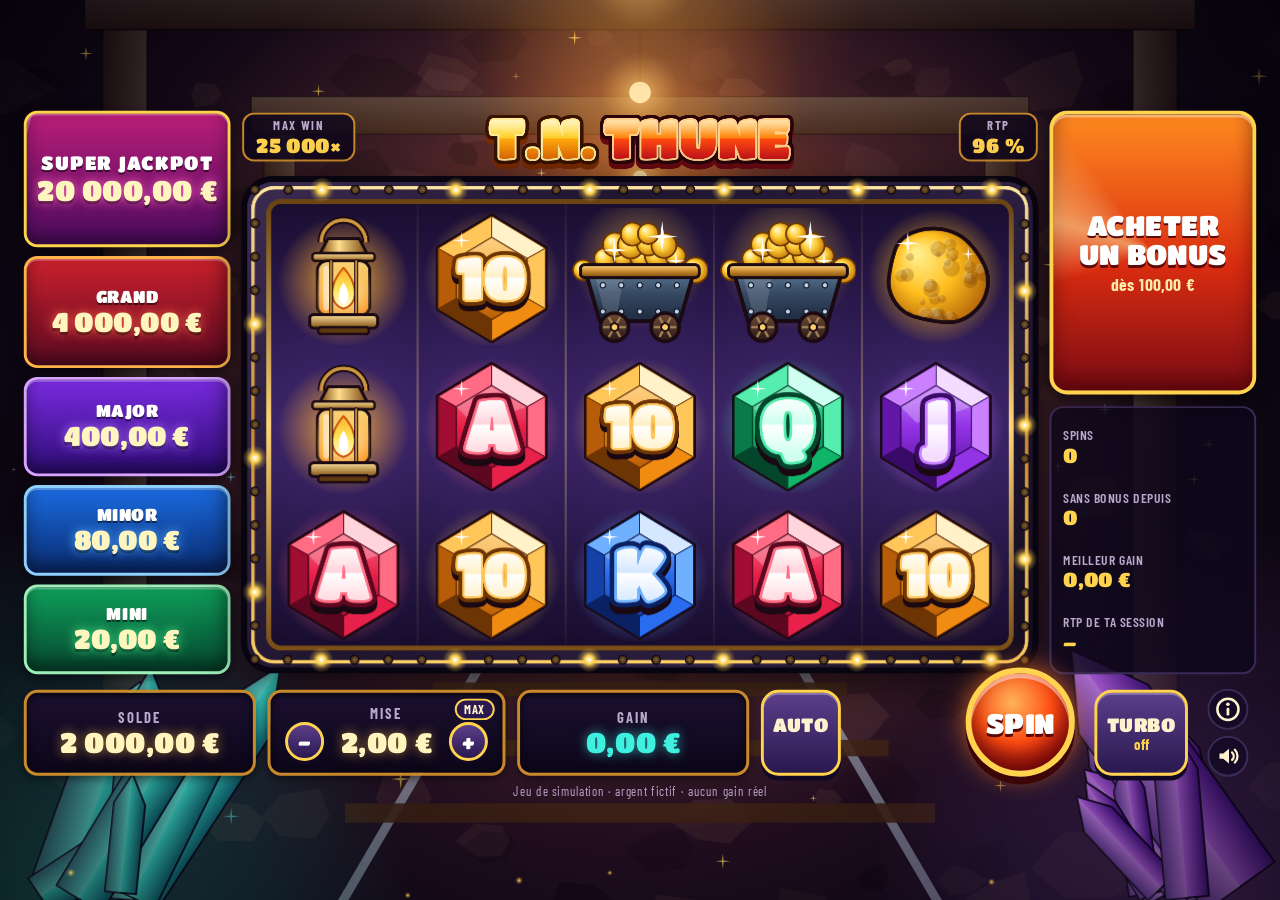
<file: index.html>
<!doctype html><html lang="fr"><head><meta charset="utf-8"><meta name="viewport" content="width=device-width,initial-scale=1,viewport-fit=cover"><title>T.N.Thune</title>
<meta name="claude:viewport-fit-sides" content="cover">
<link rel="preconnect" href="https://fonts.googleapis.com">
<link rel="preconnect" href="https://fonts.gstatic.com" crossorigin>
<link rel="stylesheet" href="https://fonts.googleapis.com/css2?family=Titan+One&family=Barlow+Condensed:wght@500;600;700&display=swap">
<style>/* Mine de nuit : acier violet, or en fusion, cristal turquoise. Une scène de taille fixe, mise à l'échelle de la fenêtre. */
:root{
  color-scheme:dark;
  --night:#0b0614;--steel:#241836;--steel-2:#3b2b57;--gold:#ffd34d;--gold-2:#c9892a;--ember:#ff7a1a;--ruby:#ff3b5c;--crystal:#3ff0e0;--cream:#fff3cf;--mute:#b9a9cc;
  --display:"Titan One","Arial Black",Impact,sans-serif;--ui:"Barlow Condensed","Arial Narrow",Arial,sans-serif;
}
html,body{height:100%;margin:0;overflow:hidden;background:var(--night);color:var(--cream);font-family:var(--ui);-webkit-tap-highlight-color:transparent;touch-action:manipulation}
*{box-sizing:border-box}
[hidden]{display:none!important}
button{font:inherit;color:inherit;cursor:pointer}
button:focus-visible,input:focus-visible{outline:3px solid var(--crystal);outline-offset:2px}
#bg{position:fixed;inset:0;width:100%;height:100%;transition:filter .9s}
#flicker{position:fixed;inset:0;background:radial-gradient(ellipse at 50% 42%,rgba(255,170,70,.28),transparent 62%);pointer-events:none;mix-blend-mode:screen}
#viewport{position:fixed;inset:0;padding-left:max(16px,env(safe-area-inset-left,0px));padding-right:max(16px,env(safe-area-inset-right,0px));padding-block:max(6px,env(safe-area-inset-top,0px)) max(6px,env(safe-area-inset-bottom,0px))}
#fit{position:relative;width:100%;height:100%}
#stage{position:absolute;left:0;top:0;transform-origin:0 0;user-select:none;-webkit-user-select:none}
#stage.landscape{width:1280px;height:720px}
#stage.portrait{width:720px;height:1280px}
#fx{position:fixed;inset:0;width:100%;height:100%;pointer-events:none;z-index:20}
#tap{position:fixed;inset:0;z-index:21;cursor:pointer}
#toast{position:fixed;left:50%;bottom:9%;transform:translateX(-50%);z-index:40;background:rgba(14,6,28,.94);border:2px solid var(--gold);color:var(--cream);padding:8px 18px;border-radius:999px;font-size:18px;font-weight:700;letter-spacing:.02em;opacity:0;transition:opacity .2s;pointer-events:none;white-space:nowrap;max-width:92vw;overflow:hidden;text-overflow:ellipsis}
#toast.show{opacity:1}
#boot{position:fixed;inset:0;z-index:50;display:grid;place-items:center;background:var(--night);font-family:var(--display);font-size:24px;color:var(--gold);transition:opacity .35s}
#boot.gone{opacity:0;pointer-events:none}

/* Placement des blocs */
#logoBox,#hud,#jackpots,#reelbox,#side,#bar,#legal{position:absolute}
.landscape #logoBox,.landscape #hud{left:230px;top:2px;width:820px;height:74px}
.landscape #jackpots{left:8px;top:12px;width:212px;height:578px;display:grid;grid-template-rows:1.36fr 1.12fr 1fr .9fr .9fr;gap:9px}
.landscape #reelbox{left:230px;top:78px;width:820px;height:512px}
.landscape #side{left:1060px;top:12px;width:212px;height:578px;display:flex;flex-direction:column;gap:12px}
.landscape #bar{left:8px;top:598px;width:1264px;height:104px;display:grid;grid-template-columns:238px 244px 238px 1fr 96px 128px 96px 58px;grid-template-areas:"bal bet win gap auto spin turbo tools";gap:12px;align-items:center}
.landscape #legal{left:0;top:702px;width:1280px;text-align:center;margin:0}
.portrait #logoBox,.portrait #hud{left:14px;top:4px;width:692px;height:98px}
.portrait #jackpots{left:14px;top:106px;width:692px;height:166px;display:grid;grid-template-columns:repeat(4,1fr);grid-template-rows:84px 1fr;gap:8px}
.portrait .jp-super{grid-column:1/-1}
.portrait #reelbox{left:14px;top:280px;width:692px;height:432px}
.portrait #side{left:14px;top:722px;width:692px;height:128px;display:grid;grid-template-columns:276px 1fr;gap:12px}
.portrait #bar{left:14px;top:860px;width:692px;height:392px;display:grid;grid-template-columns:repeat(6,1fr);grid-template-rows:112px 196px 60px;grid-template-areas:"bal bal bet bet win win" "auto auto spin spin turbo turbo" "tools tools tools tools tools tools";gap:12px;align-items:center;justify-items:stretch}
.portrait #legal{left:0;top:1256px;width:720px;text-align:center;margin:0}
#balBox{grid-area:bal}#betBox{grid-area:bet}#winBox{grid-area:win}#autoBtn{grid-area:auto}#spinBtn{grid-area:spin}#turboBtn{grid-area:turbo}#tools{grid-area:tools}
#legal{font-size:13px;color:var(--mute);letter-spacing:.06em}
#logo{width:100%;height:100%;display:block;object-fit:contain}
.badge{position:absolute;top:50%;transform:translateY(-50%);display:flex;flex-direction:column;align-items:center;padding:3px 12px;border-radius:12px;border:2px solid var(--gold-2);background:rgba(14,6,28,.78)}
.badge.bl{left:2px}.badge.br{right:2px}
.badge small{font-size:13px;font-weight:700;letter-spacing:.12em;color:var(--mute)}
.badge b{font-family:var(--display);font-weight:400;font-size:21px;color:var(--gold);white-space:nowrap}
.portrait .badge small{font-size:17px}.portrait .badge b{font-size:26px}
.maxbet{position:absolute;right:8px;top:6px;border:2px solid var(--gold);border-radius:999px;background:#2a1950;font-size:13px;font-weight:700;letter-spacing:.06em;padding:0 8px;line-height:18px}
.maxbet:disabled{opacity:.4;cursor:not-allowed}
.portrait .maxbet{font-size:17px;line-height:24px}
#reelbox{transition:transform .3s cubic-bezier(.2,.9,.3,1.2),filter .3s}
#reelbox.antic{transform:scale(1.03);filter:saturate(1.3) brightness(1.08)}
#reels{width:100%;height:100%;display:block;filter:drop-shadow(0 10px 22px rgba(0,0,0,.65))}

/* Jackpots : plaques étagées comme les niveaux d'un puits */
.jp{position:relative;display:flex;flex-direction:column;justify-content:center;align-items:center;gap:0;min-width:0;border-radius:14px;padding:2px 6px;border:3px solid var(--edge);background:linear-gradient(180deg,var(--a),var(--b));box-shadow:inset 0 2px 0 rgba(255,255,255,.28),inset 0 -8px 16px rgba(0,0,0,.4),0 4px 12px rgba(0,0,0,.55);overflow:hidden}
.jp span{font-family:var(--display);font-size:17px;letter-spacing:.05em;color:#fff;text-shadow:0 2px 0 rgba(0,0,0,.55)}
.jp b{font-family:var(--display);font-weight:400;font-size:27px;color:#fff6bf;text-shadow:0 0 12px var(--glow),0 3px 0 rgba(0,0,0,.6);font-variant-numeric:tabular-nums;white-space:nowrap}
.jp-super{--a:#b91d78;--b:#4b0b5e;--edge:#ffd34d;--glow:#ff60c0}
.jp-grand{--a:#c9202c;--b:#5c0a22;--edge:#ffb14a;--glow:#ff6048}
.jp-major{--a:#7a2be0;--b:#2d0c75;--edge:#d6a3ff;--glow:#b070ff}
.jp-minor{--a:#1a6be0;--b:#0a2a6e;--edge:#8fd0ff;--glow:#52aaff}
.jp-mini{--a:#0f9e5a;--b:#06462e;--edge:#9ff0b8;--glow:#44e88a}
.landscape .jp-super span{font-size:20px}.landscape .jp-super b{font-size:34px}
.portrait .jp span{font-size:20px}.portrait .jp b{font-size:29px}
.portrait .jp-super span{font-size:22px}.portrait .jp-super b{font-size:42px}
.jp::after{content:"";position:absolute;inset:-50% auto -50% -40%;width:34%;background:linear-gradient(100deg,transparent,rgba(255,255,255,.34),transparent);transform:rotate(14deg);animation:sheen 5.2s infinite linear}
.jp-grand::after{animation-delay:.6s}.jp-major::after{animation-delay:1.2s}.jp-minor::after{animation-delay:1.8s}.jp-mini::after{animation-delay:2.4s}
@keyframes sheen{0%{left:-40%}35%,100%{left:120%}}
.jp.hit{animation:jphit .42s 7}
@keyframes jphit{50%{filter:brightness(2.1);transform:scale(1.05)}}

/* Colonne bonus */
#buyBtn{position:relative;flex:1.12;min-height:0;border:4px solid var(--gold);border-radius:18px;background:linear-gradient(180deg,#ff8a1f,#d92c10 55%,#7a0c14);box-shadow:inset 0 3px 0 rgba(255,255,255,.4),inset 0 -10px 20px rgba(60,0,0,.55),0 6px 16px rgba(0,0,0,.6);display:flex;flex-direction:column;align-items:center;justify-content:center;gap:6px;overflow:hidden;transition:transform .08s}
#buyBtn::before{content:"";position:absolute;inset:-60% -30%;background:conic-gradient(from 0deg,transparent 0 70%,rgba(255,240,170,.5) 80%,transparent 90%);animation:spin 3.6s linear infinite}
@keyframes spin{to{transform:rotate(360deg)}}
#buyBtn:active{transform:translateY(3px) scale(.985)}
#buyBtn:disabled{filter:grayscale(.85) brightness(.6);cursor:not-allowed}
.buy-t{position:relative;font-family:var(--display);font-size:29px;line-height:1.02;text-align:center;color:#fff;text-shadow:0 3px 0 #5c0a0a}
.buy-s{position:relative;font-size:18px;font-weight:700;color:#ffeaa8;letter-spacing:.03em}
#report{flex:1;margin:0;padding:10px 12px;border-radius:14px;border:2px solid var(--steel-2);background:rgba(14,8,28,.82);display:flex;flex-direction:column;justify-content:space-around;gap:4px;min-height:0}
#report div{display:flex;flex-direction:column;min-width:0}
#report dt{font-size:14px;color:var(--mute);letter-spacing:.05em;text-transform:uppercase;font-weight:600}
#report dd{margin:0;font-family:var(--display);font-size:21px;color:var(--gold);font-variant-numeric:tabular-nums;white-space:nowrap;overflow:hidden;text-overflow:ellipsis}
.portrait #report{display:grid;grid-template-columns:1fr 1fr;align-content:center}
.portrait #report dd{font-size:20px}
.portrait .buy-t{font-size:27px}

/* Barre de commandes */
.meter{position:relative;height:88px;display:flex;flex-direction:column;align-items:center;justify-content:center;border-radius:14px;border:3px solid var(--gold-2);background:linear-gradient(180deg,#1b1030,#0c0618);box-shadow:inset 0 2px 8px rgba(0,0,0,.8),0 3px 10px rgba(0,0,0,.5);min-width:0}
.portrait .meter{height:104px}
.meter .ml{font-size:15px;font-weight:700;letter-spacing:.14em;color:var(--mute)}
.meter output{font-family:var(--display);font-size:29px;color:#fff6bf;font-variant-numeric:tabular-nums;white-space:nowrap;text-shadow:0 0 12px rgba(255,190,70,.55)}
.portrait .meter output{font-size:27px}
#winBox output{color:var(--crystal);text-shadow:0 0 12px rgba(63,240,224,.6)}
.betrow{display:flex;align-items:center;gap:8px}
.betrow output{min-width:112px;text-align:center}
.betrow button{width:40px;height:40px;border-radius:50%;border:3px solid var(--gold);background:linear-gradient(180deg,#5b3f8a,#2a1950);font-family:var(--display);font-size:24px;line-height:1;color:#fff;display:grid;place-items:center;padding:0;box-shadow:0 3px 0 #120826}
.betrow button:active{transform:translateY(2px);box-shadow:0 1px 0 #120826}
.betrow button:disabled{opacity:.4;cursor:not-allowed}
#gambleBtn{position:absolute;left:50%;top:-20px;transform:translateX(-50%);border:2px solid #fff3b0;border-radius:999px;background:linear-gradient(180deg,#ff3fa0,#a3128a);font-weight:700;font-size:16px;letter-spacing:.05em;padding:3px 14px;white-space:nowrap;animation:pulse .7s infinite alternate;z-index:3}
@keyframes pulse{to{box-shadow:0 0 18px #ff60c0;transform:translateX(-50%) scale(1.06)}}
.roundish{height:88px;border-radius:18px;border:3px solid var(--gold);background:linear-gradient(180deg,#5b3f8a,#2a1950);box-shadow:inset 0 2px 0 rgba(255,255,255,.3),0 5px 0 #120826;display:flex;flex-direction:column;align-items:center;justify-content:center;font-family:var(--display);font-size:20px;padding:0;transition:transform .06s}
.portrait .roundish{height:130px;font-size:28px;border-radius:22px}
.roundish small{font-family:var(--ui);font-weight:700;font-size:15px;color:var(--gold);min-height:18px}
.portrait .roundish small{font-size:20px}
.roundish:active{transform:translateY(4px);box-shadow:inset 0 2px 0 rgba(255,255,255,.3),0 1px 0 #120826}
.roundish.on{background:linear-gradient(180deg,#ff8a1f,#c92a10);box-shadow:inset 0 2px 0 rgba(255,255,255,.4),0 5px 0 #4a0a08,0 0 18px rgba(255,140,40,.7)}
.roundish:disabled{opacity:.45;cursor:not-allowed}
#spinBtn{justify-self:center;width:112px;height:112px;margin-top:-22px;border-radius:50%;border:6px solid var(--gold);background:radial-gradient(circle at 42% 30%,#ffb35c,#ff4d12 45%,#a50f12 80%);box-shadow:inset 0 5px 0 rgba(255,255,255,.45),inset 0 -12px 22px rgba(70,0,0,.65),0 8px 0 #3c0508,0 0 26px rgba(255,120,30,.75);font-family:var(--display);font-size:29px;color:#fff;text-shadow:0 3px 0 #5a0808;padding:0;transition:transform .06s,box-shadow .06s}
.portrait #spinBtn{width:176px;height:176px;margin-top:0;font-size:44px}
#spinBtn:active{transform:translateY(6px);box-shadow:inset 0 5px 0 rgba(255,255,255,.45),inset 0 -12px 22px rgba(70,0,0,.65),0 2px 0 #3c0508}
#spinBtn.stop{background:radial-gradient(circle at 42% 30%,#ff8a8a,#c91f3a 50%,#5a0820 85%)}
#spinBtn.auto{background:radial-gradient(circle at 42% 30%,#7ff0ff,#1aa0c8 50%,#0a3c70 85%);text-shadow:0 3px 0 #052a50}
#spinBtn:disabled{filter:grayscale(.8) brightness(.55);cursor:not-allowed}
#tools{display:flex;flex-direction:column;gap:6px;align-items:center;justify-content:center}
.portrait #tools{flex-direction:row;gap:24px}
#tools button{width:42px;height:42px;border-radius:50%;border:2px solid var(--steel-2);background:rgba(20,12,38,.9);display:grid;place-items:center;color:var(--cream);padding:0}
.portrait #tools button{width:54px;height:54px}
#soundBtn.off #soundWave{display:none}
#soundBtn.off{color:var(--mute)}

/* Compteurs en bonus */
#hud{display:flex;align-items:stretch;justify-content:center;gap:12px;padding:6px 0}
#hud[hidden]{display:none}
.hud-cell,.hud-mult{display:flex;flex-direction:column;align-items:center;justify-content:center;border-radius:14px;border:3px solid var(--gold);background:linear-gradient(180deg,#3a1468,#120430);padding:0 16px;min-width:0;flex:1}
.hud-mult{flex:.62;border-color:#fff;background:linear-gradient(180deg,#ff7a1a,#b3121a)}
.lbl{font-size:14px;font-weight:700;letter-spacing:.12em;color:#f3dfff}
.hud-cell b,.hud-mult b{font-family:var(--display);font-weight:400;font-size:29px;line-height:1;color:#fff6bf;font-variant-numeric:tabular-nums;white-space:nowrap}
.hud-mult b{font-size:38px;color:#fff}
.portrait .hud-cell b{font-size:36px}.portrait .hud-mult b{font-size:48px}.portrait .lbl{font-size:18px}
.punch{animation:punch .3s cubic-bezier(.2,1.6,.4,1)}
@keyframes punch{30%{transform:scale(1.28)}}
.dots{display:inline-flex;gap:8px}
.dots i{width:22px;height:22px;border-radius:50%;background:#2c1d48;border:2px solid #7a64a8}
.dots i.on{background:radial-gradient(circle at 40% 30%,#fff3b0,#ff9a1a);border-color:#fff;box-shadow:0 0 12px #ffb34a}

/* Fenêtres */
.modal{position:fixed;inset:0;z-index:30;display:flex;align-items:center;justify-content:center;background:rgba(6,2,14,.8);padding:12px max(16px,env(safe-area-inset-right,0px)) 12px max(16px,env(safe-area-inset-left,0px))}
.modal[hidden]{display:none}
.panel{width:100%;max-width:470px;max-height:100%;overflow:auto;border-radius:18px;border:3px solid var(--gold);background:linear-gradient(180deg,#2a1c44,#130a24);padding:14px 18px 18px;box-shadow:0 18px 50px rgba(0,0,0,.75);display:flex;flex-direction:column;gap:10px;font-size:18px;line-height:1.3}
.panel.wide{max-width:860px}
.panel.tall{height:100%;max-height:760px}
.panel header{display:flex;align-items:center;justify-content:space-between;gap:10px}
.panel h2{margin:0;font-family:var(--display);font-weight:400;font-size:27px;color:var(--gold);text-wrap:balance}
.panel h3{margin:6px 0 2px;font-size:15px;letter-spacing:.09em;text-transform:uppercase;color:var(--mute);font-weight:700}
.x{width:40px;height:40px;flex:none;border-radius:50%;border:2px solid var(--steel-2);background:#1a0f2e;font-size:27px;line-height:1;padding:0}
.chips{display:flex;flex-wrap:wrap;gap:8px}
.chips button{min-width:60px;padding:6px 12px;border-radius:10px;border:2px solid var(--steel-2);background:#1a0f2e;font-weight:700;font-size:19px}
.chips button.on{background:var(--gold);color:#2a1200;border-color:#fff3b0}
.check{display:flex;align-items:center;gap:10px;font-size:19px;padding:6px 0}
.check input{width:22px;height:22px;accent-color:#ffd34d}
.cta{border:3px solid #fff3b0;border-radius:14px;background:linear-gradient(180deg,#ff9a2a,#d92c10);font-family:var(--display);font-size:24px;padding:10px;color:#fff;text-shadow:0 2px 0 #6a0f0f}
.cta:disabled{filter:grayscale(.8) brightness(.6);cursor:not-allowed}
.ghost{border:2px solid var(--steel-2);background:none;border-radius:12px;padding:8px;font-weight:700}
.buybet{display:flex;align-items:center;gap:8px;flex-wrap:wrap;font-size:19px;font-weight:600;color:var(--mute)}
.buybet b{font-family:var(--display);font-weight:400;color:#fff6bf;font-size:21px;min-width:90px;text-align:center}
.buybet button{width:34px;height:34px;border-radius:50%;border:2px solid var(--gold);background:#2a1950;font-family:var(--display);font-size:20px;padding:0}
.buybet .sep{flex:1}
#offers{display:grid;grid-template-columns:repeat(3,minmax(0,1fr));gap:10px}
.offer{display:flex;flex-direction:column;gap:4px;border-radius:14px;border:2px solid var(--steel-2);background:#1a0f2e;padding:10px;min-width:0}
.offer.hot{border-color:var(--ember);background:linear-gradient(180deg,#3a1320,#1a0f2e)}
.offer h4{margin:0;font-family:var(--display);font-weight:400;font-size:20px;color:#fff}
.offer p{margin:0;font-size:16px;color:#d9cce8;line-height:1.2;flex:1}
.offer .price{font-family:var(--display);font-size:22px;color:var(--gold);font-variant-numeric:tabular-nums}
.offer .mult{font-size:15px;color:var(--mute);font-weight:600}
.offer button{border:2px solid #fff3b0;border-radius:10px;background:linear-gradient(180deg,#ff9a2a,#d92c10);font-weight:700;font-size:18px;padding:6px;color:#fff}
.offer button:disabled{filter:grayscale(.85) brightness(.6);cursor:not-allowed}
.offer button.confirm{background:linear-gradient(180deg,#46e08a,#0e8a4f)}
.offer .cancel{background:none;border:0;color:var(--mute);font-size:16px;padding:2px;text-decoration:underline}
.note{margin:0;font-size:16px;color:var(--mute)}
.tabs{display:flex;gap:6px;flex-wrap:wrap}
.tabs button{border:2px solid var(--steel-2);background:#1a0f2e;border-radius:10px;padding:5px 14px;font-weight:700;font-size:18px}
.tabs button.on{background:var(--gold);color:#2a1200;border-color:#fff3b0}
.tabbody{flex:1;overflow:auto;min-height:0;padding-right:4px}
.tabbody h3:first-child{margin-top:0}
.pay{display:grid;grid-template-columns:repeat(auto-fill,minmax(190px,1fr));gap:8px}
.pay>div{display:flex;align-items:center;gap:8px;background:#1a0f2e;border-radius:10px;padding:4px 8px;min-width:0}
.pay canvas{width:58px;height:58px;flex:none}
.pay ul{list-style:none;margin:0;padding:0;font-size:16px;font-variant-numeric:tabular-nums}
.pay li b{color:var(--gold);font-weight:700}
.lines{display:grid;grid-template-columns:repeat(auto-fill,minmax(62px,1fr));gap:6px}
.lines canvas{width:100%;height:auto;display:block;border-radius:5px}
.tabbody p{margin:6px 0}
table.t{width:100%;border-collapse:collapse;font-size:17px;font-variant-numeric:tabular-nums}
table.t th,table.t td{padding:4px 6px;border-bottom:1px solid rgba(255,255,255,.1);text-align:left}
table.t td:last-child,table.t th:last-child{text-align:right}
.demos{display:flex;flex-wrap:wrap;gap:8px}
.demos button{border:2px solid var(--gold);background:#2a1950;border-radius:10px;padding:6px 12px;font-weight:700;font-size:17px}
.gam-lead{margin:0;font-size:19px}
.gam-row{display:flex;gap:10px}
.gam-row div{flex:1;background:#1a0f2e;border-radius:10px;padding:6px 10px;display:flex;flex-direction:column;align-items:center;min-width:0}
.gam-row small{font-size:15px;color:var(--mute);font-weight:700;letter-spacing:.05em}
.gam-row b{font-family:var(--display);font-weight:400;font-size:25px;color:var(--gold);white-space:nowrap}
.crates{display:grid;grid-template-columns:1fr 1fr;gap:12px}
.crate{border:3px solid var(--steel-2);border-radius:14px;background:#1a0f2e;padding:4px;transition:transform .08s}
.crate:hover:not(:disabled){transform:translateY(-4px) rotate(-1.5deg);border-color:var(--gold)}
.crate:disabled{cursor:default}
.crate canvas{width:100%;height:auto;display:block}
#gMsg{margin:0;text-align:center;font-weight:700;font-size:20px;min-height:26px;color:var(--crystal)}
@media (max-width:640px){
  #offers{grid-template-columns:repeat(2,minmax(0,1fr))}
  .panel h2{font-size:23px}
}
@media (prefers-reduced-motion:reduce){
  .jp::after,#buyBtn::before,#gambleBtn{animation:none}
}
</style>

</head><body><canvas id="bg" aria-hidden="true"></canvas>
<div id="flicker" aria-hidden="true"></div>

<div id="viewport"><div id="fit">
<main id="stage" class="landscape" aria-label="Machine à sous T.N.Thune">
  <div id="logoBox"><canvas id="logo" width="1640" height="200" role="img" aria-label="T.N.Thune"></canvas><div class="badge bl"><small>MAX WIN</small><b>25 000×</b></div><div class="badge br"><small>RTP</small><b>96 %</b></div></div>

  <div id="hud" hidden>
    <div class="hud-cell" id="hudCount"><span class="lbl" id="hudCountLbl">FREE SPINS</span><b id="hudCountVal">1 / 12</b></div>
    <div class="hud-mult" id="hudMult"><span class="lbl">MULTI</span><b id="hudMultVal">×1</b></div>
    <div class="hud-cell" id="hudTotal"><span class="lbl">GAIN DU BONUS</span><b id="hudTotalVal">0,00 €</b></div>
  </div>

  <section id="jackpots" aria-label="Jackpots">
    <div class="jp jp-super" id="jp-super"><span>SUPER JACKPOT</span><b id="jpv-super"></b></div>
    <div class="jp jp-grand" id="jp-grand"><span>GRAND</span><b id="jpv-grand"></b></div>
    <div class="jp jp-major" id="jp-major"><span>MAJOR</span><b id="jpv-major"></b></div>
    <div class="jp jp-minor" id="jp-minor"><span>MINOR</span><b id="jpv-minor"></b></div>
    <div class="jp jp-mini" id="jp-mini"><span>MINI</span><b id="jpv-mini"></b></div>
  </section>

  <div id="reelbox"><canvas id="reels" aria-label="Rouleaux"></canvas></div>

  <aside id="side">
    <button id="buyBtn" type="button"><span class="buy-t">ACHETER<br>UN BONUS</span><span class="buy-s" id="buyFrom">dès 100,00 €</span></button>
    <dl id="report">
      <div><dt>Spins</dt><dd id="rSpins">0</dd></div>
      <div><dt>Sans bonus depuis</dt><dd id="rDry">0</dd></div>
      <div><dt>Meilleur gain</dt><dd id="rBest">0,00 €</dd></div>
      <div><dt>RTP de ta session</dt><dd id="rRtp">–</dd></div>
    </dl>
  </aside>

  <footer id="bar">
    <div class="meter" id="balBox"><span class="ml">SOLDE</span><output id="balance">2 000,00 €</output></div>
    <div class="meter" id="betBox"><span class="ml">MISE</span><button id="betMax" class="maxbet" type="button" aria-label="Mise maximale">MAX</button>
      <div class="betrow"><button id="betDown" type="button" aria-label="Baisser la mise">−</button><output id="bet">2,00 €</output><button id="betUp" type="button" aria-label="Monter la mise">+</button></div>
    </div>
    <div class="meter" id="winBox"><span class="ml">GAIN</span><output id="win">0,00 €</output>
      <button id="gambleBtn" type="button" hidden>QUITTE OU DOUBLE</button>
    </div>
    <button id="autoBtn" class="roundish" type="button"><span>AUTO</span><small id="autoLeft"></small></button>
    <button id="spinBtn" type="button" aria-label="Lancer les rouleaux"><span id="spinTxt">SPIN</span></button>
    <button id="turboBtn" class="roundish" type="button" aria-pressed="false"><span>TURBO</span><small id="turboLvl">off</small></button>
    <div id="tools">
      <button id="infoBtn" type="button" aria-label="Règles, gains et statistiques"><svg viewBox="0 0 24 24" width="26" height="26" aria-hidden="true"><circle cx="12" cy="12" r="10" fill="none" stroke="currentColor" stroke-width="2.4"/><rect x="10.7" y="10.4" width="2.6" height="7.4" rx="1.2" fill="currentColor"/><circle cx="12" cy="7.2" r="1.7" fill="currentColor"/></svg></button>
      <button id="soundBtn" type="button" aria-label="Couper le son"><svg viewBox="0 0 24 24" width="26" height="26" aria-hidden="true"><path d="M4 9.5v5h3.6L13 19V5L7.6 9.5H4z" fill="currentColor"/><path id="soundWave" d="M16 8.5a5 5 0 0 1 0 7M18.6 6a8.6 8.6 0 0 1 0 12" fill="none" stroke="currentColor" stroke-width="2.2" stroke-linecap="round"/></svg></button>
    </div>
  </footer>
  <p id="legal">Jeu de simulation · argent fictif · aucun gain réel</p>
</main>
</div></div>

<canvas id="fx" aria-hidden="true"></canvas>
<div id="tap" hidden></div>
<div id="toast" role="status" aria-live="polite"></div>

<div class="modal" id="mBuy" hidden role="dialog" aria-modal="true" aria-labelledby="mBuyT">
  <div class="panel wide">
    <header><h2 id="mBuyT">Acheter un bonus</h2><button class="x" data-close type="button" aria-label="Fermer">×</button></header>
    <div class="buybet">Mise <button id="bBetDown" type="button" aria-label="Baisser la mise">−</button><b id="bBet"></b><button id="bBetUp" type="button" aria-label="Monter la mise">+</button><span class="sep"></span>Solde <b id="bBal"></b></div>
    <div id="offers"></div>
    <p class="note">Chaque prix est calé pour rendre environ 96 % sur le long terme. La plupart des achats rapportent moins que leur prix, quelques-uns rapportent énormément.</p>
  </div>
</div>

<div class="modal" id="mAuto" hidden role="dialog" aria-modal="true" aria-labelledby="mAutoT">
  <div class="panel">
    <header><h2 id="mAutoT">Mode auto</h2><button class="x" data-close type="button" aria-label="Fermer">×</button></header>
    <h3>Nombre de spins</h3><div class="chips" id="aSpins"></div>
    <h3>Arrêter si je perds plus de</h3><div class="chips" id="aLoss"></div>
    <h3>Arrêter sur un gain d'au moins</h3><div class="chips" id="aWin"></div>
    <label class="check"><input type="checkbox" id="aBonus"> Arrêter dès qu'un bonus tombe</label>
    <button class="cta" id="aGo" type="button">LANCER</button>
  </div>
</div>

<div class="modal" id="mInfo" hidden role="dialog" aria-modal="true" aria-labelledby="mInfoT">
  <div class="panel wide tall">
    <header><h2 id="mInfoT">Règles et statistiques</h2><button class="x" data-close type="button" aria-label="Fermer">×</button></header>
    <nav class="tabs" role="tablist">
      <button type="button" class="on" data-tab="tPay" role="tab">Gains</button>
      <button type="button" data-tab="tBonus" role="tab">Bonus</button>
      <button type="button" data-tab="tMath" role="tab">Chiffres</button>
      <button type="button" data-tab="tFx" role="tab">Réglages</button>
    </nav>
    <div class="tabbody" id="tPay"></div>
    <div class="tabbody" id="tBonus" hidden></div>
    <div class="tabbody" id="tMath" hidden></div>
    <div class="tabbody" id="tFx" hidden></div>
  </div>
</div>

<div class="modal" id="mGamble" hidden role="dialog" aria-modal="true" aria-labelledby="mGambleT">
  <div class="panel">
    <header><h2 id="mGambleT">Quitte ou double</h2></header>
    <p class="gam-lead">Une caisse saute et double ton gain. L'autre fait pschitt et tu perds tout.</p>
    <div class="gam-row"><div><small>En jeu</small><b id="gStake"></b></div><div><small>Si ça saute</small><b id="gNext"></b></div></div>
    <div class="crates"><button type="button" class="crate" id="gL" aria-label="Caisse de gauche"><canvas width="240" height="240"></canvas></button><button type="button" class="crate" id="gR" aria-label="Caisse de droite"><canvas width="240" height="240"></canvas></button></div>
    <p id="gMsg" role="status"></p>
    <button class="cta" id="gTake" type="button">ENCAISSER</button>
  </div>
</div>

<div class="modal" id="mBroke" hidden role="dialog" aria-modal="true" aria-labelledby="mBrokeT">
  <div class="panel">
    <header><h2 id="mBrokeT">Compte à sec</h2></header>
    <p class="gam-lead">Plus assez pour cette mise. Baisse ta mise ou repars avec un compte neuf en argent fictif.</p>
    <button class="cta" id="refill" type="button">REPARTIR AVEC 2 000 €</button>
    <button class="ghost" data-close type="button">Baisser ma mise</button>
  </div>
</div>

<div id="boot"><span>Allumage de la mèche…</span></div>

<script>/* ===== MOTEUR =====
   Toute la maths du jeu, sans aucun accès à la page : le même code tourne dans le jeu et dans la simulation.
   Le résultat d'un tour est calculé d'un bloc au départ, l'interface ne fait que le rejouer.
   Tous les montants sont exprimés en multiples de la mise totale. */
(function (root) {
'use strict';

const MOLE=0, CART=1, LAMP=2, PICK=3, A=4, K=5, Q=6, J=7, T=8, WILD=9, BONUS=10, NUG=11;
const NAMES=['Taupe','Wagon','Lanterne','Pioches','A','K','Q','J','10','Wild','Détonateur','Pépite'];
const NLINES=20, MAX_WIN=25000, RESPINS=3, FS_MAX_M=100;

const LINES=[
  [1,1,1,1,1],[0,0,0,0,0],[2,2,2,2,2],[0,1,2,1,0],[2,1,0,1,2],
  [0,0,1,2,2],[2,2,1,0,0],[1,0,0,0,1],[1,2,2,2,1],[0,1,1,1,0],
  [2,1,1,1,2],[1,0,1,0,1],[1,2,1,2,1],[0,1,0,1,0],[2,1,2,1,2],
  [1,1,0,1,1],[1,1,2,1,1],[0,2,0,2,0],[2,0,2,0,2],[0,2,2,2,0],
];

/* Gains par ligne, en multiples de la mise par ligne (mise totale / 20) */
const PAY=[];
PAY[MOLE]=[0,10,75,400,2500];
PAY[CART]=[0,0,50,250,1250];
PAY[LAMP]=[0,0,40,150,600];
PAY[PICK]=[0,0,30,100,400];
PAY[A]=[0,0,20,60,200];
PAY[K]=[0,0,15,50,150];
PAY[Q]=[0,0,12,40,120];
PAY[J]=[0,0,10,30,100];
PAY[T]=[0,0,8,25,75];
PAY[WILD]=[0,0,100,750,5000];
const SCATTER_PAY={3:2,4:10,5:50}; // en multiples de la mise totale

const JP_BASE={mini:10,minor:40,major:200,grand:2000,super:10000};
const JP_RATE={mini:.0015,minor:.0015,major:.001,grand:.001,super:.001}; // part de chaque mise versée aux compteurs
const JP_ORDER=['mini','minor','major','grand','super'];

/* Rouleaux : [symbole, nombre de blocs, hauteur du bloc] */
const nug=(n)=>[[NUG,1,3],[NUG,1,2],[NUG,n,1]];
const baseCommon=(w,b,n)=>[[MOLE,1,3],[MOLE,2,1],[CART,1,2],[CART,4,1],[LAMP,8,1],[PICK,9,1],[A,11,1],[K,12,1],[Q,15,1],[J,17,1],[T,20,1],[BONUS,b,1],...nug(n),...(w?[[WILD,w,1]]:[])];
const BASE_DEF=[baseCommon(0,3,2),baseCommon(3,3,1),baseCommon(4,3,2),baseCommon(4,3,1),baseCommon(4,2,1)];
const freeCommon=(w)=>[[MOLE,1,3],[MOLE,3,1],[CART,1,3],[CART,3,1],[LAMP,6,1],[PICK,8,1],[A,9,1],[K,9,1],[Q,10,1],[J,10,1],[T,10,1],[BONUS,2,1],...(w?[[WILD,w,1]]:[])];
const FREE_DEF=[freeCommon(0),freeCommon(5),freeCommon(5),freeCommon(6),freeCommon(5)];

function mulberry(seed){return function(){seed=seed+0x6D2B79F5|0;let t=Math.imul(seed^seed>>>15,1|seed);t=t+Math.imul(t^t>>>7,61|t)^t;return((t^t>>>14)>>>0)/4294967296;};}
function validStrip(s){
  const n=s.length;
  for(let i=0;i<n;i++) if(s[i]===BONUS) for(let d=1;d<=3;d++) if(s[(i+d)%n]===BONUS) return false;
  return true;
}
function buildStrip(def,seed){
  const r=mulberry(seed);
  for(let a=0;a<20000;a++){
    const blocks=[];
    for(const [s,n,h] of def) for(let i=0;i<n;i++) blocks.push(new Array(h).fill(s));
    for(let i=blocks.length-1;i>0;i--){const j=r()*(i+1)|0;const t=blocks[i];blocks[i]=blocks[j];blocks[j]=t;}
    const strip=blocks.flat();
    if(validStrip(strip)) return strip;
  }
  throw new Error('rouleau impossible');
}
const BASE=BASE_DEF.map((d,i)=>buildStrip(d,1000+i*17));
const FREE=FREE_DEF.map((d,i)=>buildStrip(d,5000+i*23));

/* Pépites : [type, valeur, poids] */
const NUG_TABLES=[
  [['cash',1,238],['cash',2,250],['cash',3,178],['cash',5,128],['cash',8,67],['cash',10,50],['cash',15,28],['cash',25,13.5],['cash',50,5.5],
   ['jp','mini',32],['jp','minor',8],['jp','major',1],['jp','grand',.12]],
  [['cash',3,240],['cash',5,240],['cash',8,190],['cash',10,130],['cash',15,85],['cash',25,48],['cash',50,20],['cash',100,6],
   ['jp','mini',34],['jp','minor',16],['jp','major',3],['jp','grand',.3]],
  [['cash',8,260],['cash',10,240],['cash',15,190],['cash',25,130],['cash',50,60],['cash',100,22],['cash',200,5],
   ['jp','minor',32],['jp','major',8],['jp','grand',.8]],
].map(t=>({t,w:t.reduce((a,e)=>a+e[2],0)}));

const HOLD=[
  {name:'HOLD & BLAST', start:6, table:0, base:.07,  decay:.88, late:.5,  tnt:.06, mult:.025, tntHit:.55},
  {name:'SUPER HOLD',   start:7, table:1, base:.076, decay:.88, late:.6,  tnt:.08, mult:.04,  tntHit:.6},
  {name:'MEGA HOLD',    start:9, table:2, base:.082, decay:.88, late:.7,  tnt:.1,  mult:.05,  tntHit:.65},
];
const FS=[
  {name:'FREE SPINS',       spins:12, m0:1, inc:1, retrig:5},
  {name:'SUPER FREE SPINS', spins:15, m0:2, inc:1, retrig:5},
  {name:'MEGA FREE SPINS',  spins:18, m0:3, inc:2, retrig:5},
];
const WHEELS=[
  {name:'GALERIE −1',wedges:[
    {k:'fs',t:0,w:24},{k:'cash',x:20,w:7},{k:'hold',t:0,w:15},{k:'jp',jp:'mini',w:5},
    {k:'fs',t:0,w:24},{k:'cash',x:30,w:7},{k:'up',w:7.5},{k:'hold',t:0,w:15},
    {k:'cash',x:15,w:8},{k:'jp',jp:'minor',w:1.5},{k:'fs',t:0,w:24},{k:'up',w:7.5},
  ]},
  {name:'GALERIE −2',wedges:[
    {k:'fs',t:1,w:20},{k:'cash',x:75,w:10},{k:'hold',t:1,w:18},{k:'jp',jp:'minor',w:6},
    {k:'fs',t:1,w:20},{k:'cash',x:50,w:12},{k:'up',w:6},{k:'hold',t:1,w:18},
    {k:'cash',x:100,w:6},{k:'jp',jp:'major',w:1},{k:'fs',t:1,w:20},{k:'up',w:6},
  ]},
  {name:'GALERIE −3',wedges:[
    {k:'fs',t:2,w:24},{k:'cash',x:250,w:12},{k:'hold',t:2,w:22},{k:'jp',jp:'major',w:10},
    {k:'fs',t:2,w:24},{k:'cash',x:150,w:16},{k:'jp',jp:'grand',w:1.2},{k:'hold',t:2,w:22},
    {k:'cash',x:400,w:6},{k:'jp',jp:'major',w:10},{k:'jp',jp:'super',w:.25},{k:'cash',x:150,w:16},
  ]},
].map(W=>({...W,total:W.wedges.reduce((a,e)=>a+e.w,0)}));

const BLAST={p:1/155,sizes:[[2,35],[3,40],[4,18],[5,7]],total:100};
const OFFERS=[
  {id:'hold',  name:'HOLD & BLAST',    price:50,  kind:'hold', tier:0},
  {id:'wheel', name:'LA ROUE',         price:80,  kind:'wheel',level:0},
  {id:'fs',    name:'FREE SPINS',      price:100, kind:'fs',   tier:0},
  {id:'mhold', name:'MEGA HOLD',       price:260, kind:'hold', tier:2},
  {id:'super', name:'SUPER ROUE',      price:320, kind:'wheel',level:2},
  {id:'mfs',   name:'MEGA FREE SPINS', price:430, kind:'fs',   tier:2},
];

const NEIGHB=[];
for(let i=0;i<15;i++){const r=i/3|0,y=i%3,n=[];if(r>0)n.push(i-3);if(r<4)n.push(i+3);if(y>0)n.push(i-1);if(y<2)n.push(i+1);NEIGHB.push(n);}

function drawGrid(rng,set,g,stops){
  for(let r=0;r<5;r++){
    const s=set[r],n=s.length,st=rng()*n|0;
    stops[r]=st;
    g[r*3]=s[st];g[r*3+1]=s[(st+1)%n];g[r*3+2]=s[(st+2)%n];
  }
}
function evalLines(g,out){
  let tot=0;
  for(let l=0;l<NLINES;l++){
    const L=LINES[l];
    let wr=0;
    while(wr<5&&g[wr*3+L[wr]]===WILD)wr++;
    let pay=0,sym=-1,cnt=0;
    if(wr>=3){pay=PAY[WILD][wr-1];sym=WILD;cnt=wr;}
    if(wr<5){
      const base=g[wr*3+L[wr]];
      if(base<WILD){
        let c=wr+1;
        while(c<5){const s=g[c*3+L[c]];if(s!==base&&s!==WILD)break;c++;}
        const p=PAY[base][c-1];
        if(p>pay){pay=p;sym=base;cnt=c;}
      }
    }
    if(pay>0){tot+=pay;if(out)out.push({line:l,sym,cnt,pay:pay/NLINES});}
  }
  return tot;
}
function rollNug(rng,tb){
  const T=NUG_TABLES[tb];
  let x=rng()*T.w;
  for(const e of T.t){x-=e[2];if(x<0)return e[0]==='cash'?{k:'cash',x:e[1]}:{k:'jp',jp:e[1]};}
  return {k:'cash',x:1};
}
function jackpotPay(ctx,name){
  const v=JP_BASE[name]+ctx.prog[name];
  ctx.prog[name]=0;
  if(ctx.onJackpot)ctx.onJackpot(name,v);
  return v;
}
function shuffled(n,rng){
  const a=[];for(let i=0;i<n;i++)a.push(i);
  for(let i=n-1;i>0;i--){const j=rng()*(i+1)|0;const t=a[i];a[i]=a[j];a[j]=t;}
  return a;
}

function playFS(ctx,tier,already){
  const rng=ctx.rng,F=FS[tier];
  let left=F.spins,M=F.m0,total=0,capped=false,best=0;
  const steps=[];
  while(left>0){
    left--;
    const g=new Array(15),stops=[0,0,0,0,0];
    drawGrid(rng,FREE,g,stops);
    let nw=0,nb=0;
    for(let i=0;i<15;i++){if(g[i]===WILD)nw++;else if(g[i]===BONUS)nb++;}
    const before=M;
    M=Math.min(M+nw*F.inc,FS_MAX_M);
    const wins=[];
    const base=evalLines(g,wins)/NLINES;
    let win=base*M,retrig=0;
    if(nb>=3){retrig=F.retrig;left+=retrig;}
    if(already+total+win>=MAX_WIN){win=MAX_WIN-already-total;capped=true;}
    total+=win;
    if(win>best)best=win;
    steps.push({stops,grid:g,before,M,nw,nb,wins,base,win,retrig,left,running:total});
    if(capped)break;
  }
  return {kind:'fs',tier,name:F.name,m0:F.m0,inc:F.inc,spins:F.spins,steps,total,capped,best};
}

function playHold(ctx,tier,init,already){
  const rng=ctx.rng,H=HOLD[tier];
  const cells=new Array(15).fill(null);
  if(init){for(const i in init)cells[i]={...init[i]};}
  else{const idx=shuffled(15,rng);for(let i=0;i<H.start;i++)cells[idx[i]]=rollNug(rng,H.table);}
  const start=cells.map(c=>c&&{...c});
  let filled=cells.filter(Boolean).length,left=RESPINS;
  const steps=[];
  while(left>0&&filled<15){
    left--;
    const p=H.base*Math.pow(H.decay,Math.max(0,filled-6))*Math.pow(H.late,Math.max(0,filled-11));
    const land=[],boom=[],mults=[];
    for(let i=0;i<15;i++){
      if(cells[i])continue;
      if(rng()<p){
        const r=rng();
        let n;
        if(r<H.tnt)n={k:'tnt'};
        else if(r<H.tnt+H.mult)n={k:'mult',m:rng()<.75?2:3};
        else n=rollNug(rng,H.table);
        cells[i]=n;land.push({i,n:{...n}});filled++;
      }
    }
    for(const l of land){
      if(l.n.k!=='tnt')continue;
      const to=[];
      for(const j of NEIGHB[l.i]){
        if(cells[j])continue;
        if(rng()<H.tntHit){const n=rollNug(rng,H.table);cells[j]=n;to.push({j,n:{...n}});filled++;}
      }
      const n=rollNug(rng,H.table);
      cells[l.i]=n;
      boom.push({i:l.i,n:{...n},to});
    }
    for(const l of land){
      if(l.n.k!=='mult')continue;
      cells[l.i]={k:'cash',x:H.table+1};
      for(let c=0;c<15;c++)if(cells[c]&&cells[c].k==='cash')cells[c].x*=l.n.m;
      mults.push({i:l.i,m:l.n.m});
    }
    if(land.length)left=RESPINS;
    steps.push({land,boom,mults,left,filled,after:cells.map(c=>c&&{...c})});
  }
  let total=0;
  const pays=[];
  for(let i=0;i<15;i++){
    const c=cells[i];
    if(!c)continue;
    const v=c.k==='cash'?c.x:jackpotPay(ctx,c.jp);
    pays.push({i,v,c:{...c}});
    total+=v;
  }
  const full=filled===15;
  let sup=0;
  if(full){sup=jackpotPay(ctx,'super');total+=sup;}
  let capped=false;
  if(already+total>=MAX_WIN){total=MAX_WIN-already;capped=true;}
  return {kind:'hold',tier,name:H.name,start,steps,pays,filled,full,sup,total,capped};
}

function playWheel(ctx,level,already){
  const rng=ctx.rng,spins=[];
  let result;
  for(;;){
    const W=WHEELS[level];
    let x=rng()*W.total,idx=0;
    for(;idx<W.wedges.length-1;idx++){x-=W.wedges[idx].w;if(x<0)break;}
    spins.push({level,idx});
    const w=W.wedges[idx];
    if(w.k==='up'){level++;continue;}
    if(w.k==='fs')result=playFS(ctx,w.t,already);
    else if(w.k==='hold')result=playHold(ctx,w.t,null,already);
    else if(w.k==='cash')result={kind:'cash',x:w.x,total:w.x};
    else result={kind:'jp',jp:w.jp,total:jackpotPay(ctx,w.jp)};
    break;
  }
  return {kind:'wheel',spins,result,total:result.total,capped:!!result.capped};
}

function addProg(ctx,amount){
  for(const k of JP_ORDER)ctx.prog[k]+=JP_RATE[k]*amount;
}

function spin(ctx){
  const rng=ctx.rng;
  addProg(ctx,1);
  const g=new Array(15),stops=[0,0,0,0,0];
  drawGrid(rng,BASE,g,stops);
  let nb=0,nc=0,nugs=null;
  for(let i=0;i<15;i++){
    if(g[i]===BONUS)nb++;
    else if(g[i]===NUG){nc++;(nugs=nugs||{})[i]=rollNug(rng,0);}
  }
  let blast=null;
  if(rng()<BLAST.p){
    let x=rng()*BLAST.total,n=3;
    for(const e of BLAST.sizes){x-=e[1];if(x<0){n=e[0];break;}}
    for(let t=0;t<8;t++){ // une déflagration paie toujours : on replace les Wilds jusqu'à former un gain
      const order=shuffled(15,rng),cand=[],test=g.slice();
      for(const i of order){
        if(cand.length>=n)break;
        if(g[i]===BONUS||g[i]===NUG||g[i]===WILD)continue;
        cand.push(i);test[i]=WILD;
      }
      blast=cand;
      if(evalLines(test)>0)break;
    }
  }
  const finalGrid=g.slice();
  if(blast)for(const i of blast)finalGrid[i]=WILD;
  const wins=[];
  const linePay=evalLines(finalGrid,wins)/NLINES;
  const scat=nb>=3?SCATTER_PAY[nb]:0;
  let total=linePay+scat,feature=null;
  if(nb>=3)feature=playWheel(ctx,nb-3,total);
  else if(nc>=6)feature=playHold(ctx,0,nugs,total);
  if(feature)total+=feature.total;
  let capped=!!(feature&&feature.capped);
  if(total>=MAX_WIN){total=MAX_WIN;capped=true;}
  return {stops,grid:g,finalGrid,nb,nc,nugs,blast,wins,linePay,scat,feature,total,capped,cost:1};
}

function buy(ctx,id){
  const O=OFFERS.find(o=>o.id===id);
  addProg(ctx,O.price);
  let feature;
  if(O.kind==='fs')feature=playFS(ctx,O.tier,0);
  else if(O.kind==='hold')feature=playHold(ctx,O.tier,null,0);
  else feature=playWheel(ctx,O.level,0);
  let total=feature.total,capped=!!feature.capped;
  if(total>=MAX_WIN){total=MAX_WIN;capped=true;}
  return {bought:id,feature,total,capped,cost:O.price};
}

function newProg(){return {mini:0,minor:0,major:0,grand:0,super:0};}

const api={MOLE,CART,LAMP,PICK,A,K,Q,J,T,WILD,BONUS,NUG,NAMES,NLINES,MAX_WIN,RESPINS,LINES,PAY,SCATTER_PAY,JP_BASE,JP_ORDER,BASE,FREE,HOLD,FS,WHEELS,OFFERS,BLAST,NEIGHB,spin,buy,playFS,playHold,playWheel,newProg,evalLines,mulberry};
if(typeof module!=='undefined'&&module.exports)module.exports=api;
else root.Engine=api;
})(this);
</script>
<script>/* ===== DESSINS =====
   Tout est peint au canvas une fois au chargement, aucune image externe. */
const Art=(function(){
'use strict';
const TAU=Math.PI*2,S=280,INK='#1b0a13';
const DISPLAY='"Titan One","Arial Black",Impact,sans-serif';
function mk(w,h){const c=document.createElement('canvas');c.width=Math.ceil(w);c.height=Math.ceil(h);return c;}
function lin(c,x0,y0,x1,y1,st){const g=c.createLinearGradient(x0,y0,x1,y1);for(const [o,k] of st)g.addColorStop(o,k);return g;}
function rad(c,x,y,r0,r1,st,fx,fy){const g=c.createRadialGradient(fx===undefined?x:fx,fy===undefined?y:fy,r0,x,y,r1);for(const [o,k] of st)g.addColorStop(o,k);return g;}
function rr(c,x,y,w,h,r){c.beginPath();c.moveTo(x+r,y);c.arcTo(x+w,y,x+w,y+h,r);c.arcTo(x+w,y+h,x,y+h,r);c.arcTo(x,y+h,x,y,r);c.arcTo(x,y,x+w,y,r);c.closePath();}
function poly(c,p){c.beginPath();c.moveTo(p[0],p[1]);for(let i=2;i<p.length;i+=2)c.lineTo(p[i],p[i+1]);c.closePath();}
function paint(c,f,s,w){if(f){c.fillStyle=f;c.fill();}if(s!==null){c.lineJoin='round';c.lineCap='round';c.strokeStyle=s===undefined?INK:s;c.lineWidth=w||7;c.stroke();}}
function circle(c,x,y,r){c.beginPath();c.arc(x,y,r,0,TAU);}
function ell(c,x,y,a,b,rot){c.beginPath();c.ellipse(x,y,a,b,rot||0,0,TAU);}
function seeded(s){return function(){s=s+0x6D2B79F5|0;let t=Math.imul(s^s>>>15,1|s);t=t+Math.imul(t^t>>>7,61|t)^t;return((t^t>>>14)>>>0)/4294967296;};}
function star4(c,x,y,r,col,a){
  c.save();c.globalAlpha=a===undefined?1:a;c.fillStyle=col;c.beginPath();
  for(let i=0;i<8;i++){const an=i/8*TAU,R=i%2?r*.16:r;c[i?'lineTo':'moveTo'](x+Math.cos(an)*R,y+Math.sin(an)*R);}
  c.closePath();c.fill();c.restore();
}
function halo(c,col,r,x,y){
  x=x===undefined?S/2:x;y=y===undefined?S/2:y;
  c.fillStyle=rad(c,x,y,r*.1,r,[[0,col],[1,col.replace(/[\d.]+\)$/,'0)')]]);
  c.fillRect(0,0,S,S);
}

/* Lettrage façon enseigne de casino : extrusion, double contour, dégradé cassé à mi-hauteur */
const STYLES={
  gold:{top:'#fff6b0',mid:'#ffd230',mid2:'#ffa90f',bot:'#e06204',edge:'#ffeb9a',ink:'#3a1200',deep:'#7a2c00'},
  fire:{top:'#ffe48a',mid:'#ff8a14',mid2:'#ff4a10',bot:'#c20d1e',edge:'#ffd08a',ink:'#2a0408',deep:'#6b0a12'},
  ice:{top:'#f1feff',mid:'#7fe9ff',mid2:'#2fb4ff',bot:'#1a50d6',edge:'#d6fbff',ink:'#04143f',deep:'#0a2a7a'},
  violet:{top:'#ffe9ff',mid:'#ff8cf0',mid2:'#c94bff',bot:'#6a1bd1',edge:'#ffd2fb',ink:'#1e0542',deep:'#430d85'},
  green:{top:'#f4ffd8',mid:'#a4f55a',mid2:'#3fd65c',bot:'#0c8a4a',edge:'#e3ffc2',ink:'#03301a',deep:'#075a30'},
  white:{top:'#ffffff',mid:'#fff6d8',mid2:'#ffe08a',bot:'#ffb03a',edge:'#ffffff',ink:'#2d1208',deep:'#6b2c08'},
  rainbow:{rainbow:true,top:'#fff',mid:'#fff',mid2:'#fff',bot:'#fff',edge:'#ffffff',ink:'#1a0536',deep:'#46107e'},
};
function fancy(c,text,x,y,size,style){
  const st=typeof style==='string'?STYLES[style]:style;
  c.font=size+'px '+DISPLAY;c.textAlign='center';c.textBaseline='alphabetic';c.lineJoin='round';c.lineCap='round';
  const d=size*.09;
  c.strokeStyle=st.deep;c.fillStyle=st.deep;c.lineWidth=size*.2;
  for(let i=d;i>0;i-=Math.max(1,size/60))c.strokeText(text,x,y+i);
  c.strokeStyle=st.ink;c.lineWidth=size*.2;c.strokeText(text,x,y);
  c.strokeStyle=st.edge;c.lineWidth=size*.075;c.strokeText(text,x,y);
  if(st.rainbow){
    const w=c.measureText(text).width;
    c.fillStyle=lin(c,x-w/2,0,x+w/2,0,[[0,'#ff4d6d'],[.2,'#ffb02e'],[.4,'#f6ff5e'],[.6,'#4dffa6'],[.8,'#4dc9ff'],[1,'#d36bff']]);
  }else{
    c.fillStyle=lin(c,0,y-size*.8,0,y+size*.05,[[0,st.top],[.48,st.mid],[.52,st.mid2],[1,st.bot]]);
  }
  c.fillText(text,x,y);
  c.fillStyle=lin(c,0,y-size*.8,0,y-size*.44,[[0,'rgba(255,255,255,.55)'],[1,'rgba(255,255,255,0)']]);
  c.fillText(text,x,y);
}

/* --- Symboles --- */
function goggle(c,x,y,r,px,py){
  circle(c,x,y,r);paint(c,lin(c,x-r,y-r,x+r,y+r,[[0,'#ffeeb0'],[.5,'#cf8f30'],[1,'#7a4a12']]),INK,7);
  circle(c,x,y,r*.74);paint(c,rad(c,x,y,2,r*.8,[[0,'#f2fffb'],[.7,'#c4f6ee'],[1,'#58c4bb']]),'#3a1c10',4);
  circle(c,x+px,y+py,r*.38);paint(c,'#1a0d18',null);
  circle(c,x+px-r*.13,y+py-r*.15,r*.13);paint(c,'#fff',null);
  c.save();circle(c,x,y,r*.74);c.clip();c.globalAlpha=.42;c.fillStyle='#fff';
  poly(c,[x-r,y-r*.2,x-r*.15,y-r,x+r*.22,y-r,x-r,y+r*.34]);c.fill();c.restore();
}
function stick(c,x,y,rot,w,h){
  c.save();c.translate(x,y);c.rotate(rot);
  rr(c,-w/2,-h/2,w,h,w*.22);paint(c,lin(c,-w/2,0,w/2,0,[[0,'#7a0f14'],[.28,'#ff5a3c'],[.55,'#e0261f'],[1,'#6e0c12']]),INK,6);
  c.fillStyle='rgba(255,255,255,.26)';rr(c,-w*.3,-h*.44,w*.16,h*.88,w*.08);c.fill();
  rr(c,-w/2,-h/2,w,h*.1,w*.2);paint(c,'#2b1a24',INK,4);
  rr(c,-w/2,h/2-h*.1,w,h*.1,w*.2);paint(c,'#2b1a24',INK,4);
  c.restore();
}
function fuseSpark(c,x,y,r){
  c.fillStyle=rad(c,x,y,1,r*2.4,[[0,'rgba(255,240,170,.95)'],[.35,'rgba(255,150,40,.6)'],[1,'rgba(255,90,0,0)']]);
  c.fillRect(x-r*3,y-r*3,r*6,r*6);
  star4(c,x,y,r*1.5,'#fff');star4(c,x+r*.7,y-r*.8,r*.7,'#ffe27a');
}
function mole(c){
  halo(c,'rgba(255,170,60,.55)',140);
  for(const sx of [-1,1]){ell(c,140+sx*88,80,27,25);paint(c,lin(c,0,52,0,108,[[0,'#8b5a3e'],[1,'#553020']]));ell(c,140+sx*88,82,13,12);paint(c,'#e59aa0',null);}
  ell(c,140,150,106,102);paint(c,rad(c,140,150,10,120,[[0,'#ad7a54'],[.6,'#7f5037'],[1,'#4e2b20']],112,96),INK,8);
  c.save();ell(c,140,150,102,98);c.clip();
  c.fillStyle=lin(c,0,96,0,128,[[0,'#47303c'],[1,'#20121a']]);c.fillRect(30,98,220,27);
  c.restore();
  ell(c,140,195,68,50);paint(c,lin(c,0,150,0,245,[[0,'#f6d7b1'],[1,'#d39c6e']]),'rgba(60,25,15,.55)',4);
  ell(c,140,168,27,19);paint(c,rad(c,140,168,2,30,[[0,'#ffbdca'],[1,'#de4a68']],132,161),INK,6);
  ell(c,131,161,7,4,-.4);paint(c,'rgba(255,255,255,.88)',null);
  c.strokeStyle=INK;c.lineWidth=5;c.lineCap='round';c.beginPath();c.moveTo(140,187);c.lineTo(140,201);c.moveTo(104,203);c.quadraticCurveTo(140,226,176,203);c.stroke();
  rr(c,126,207,13,25,4);paint(c,'#fffbe9',INK,4);rr(c,141,207,13,25,4);paint(c,'#fffbe9',INK,4);
  goggle(c,95,112,45,8,3);goggle(c,185,112,45,6,5);
  rr(c,126,104,28,16,5);paint(c,'#7a4a12',INK,5);
  poly(c,[62,226,218,226,140,278]);paint(c,lin(c,0,226,0,278,[[0,'#ff4438'],[1,'#a3101c']]),INK,6);
  for(let i=0;i<5;i++){circle(c,92+i*24,237+(i%2)*5,4);paint(c,'#ffe7c0',null);}
  stick(c,226,212,-.55,24,76);
  c.strokeStyle='#efe2c4';c.lineWidth=5;c.beginPath();c.moveTo(247,178);c.quadraticCurveTo(262,160,252,142);c.stroke();
  fuseSpark(c,252,140,11);
}
function goldBlob(c,x,y,r){circle(c,x,y,r);paint(c,rad(c,x,y,r*.1,r*1.15,[[0,'#fff7bd'],[.45,'#ffcb33'],[1,'#b96b08']],x-r*.35,y-r*.4),'#6a3604',3.5);}
function cart(c){
  halo(c,'rgba(255,205,70,.5)',140,140,110);
  const R=seeded(9);
  for(let row=0;row<4;row++){
    const n=7-row*1.4|0,yy=120-row*24;
    for(let i=0;i<n;i++){const xx=140+(i-(n-1)/2)*(38-row*2)+R()*8-4;goldBlob(c,xx,yy+R()*8,20+R()*7);}
  }
  star4(c,88,86,26,'#fff');star4(c,186,58,32,'#fff');star4(c,214,108,20,'#fff');
  poly(c,[28,128,252,128,222,232,58,232]);paint(c,lin(c,0,128,0,232,[[0,'#5c7893'],[.45,'#364a63'],[1,'#1e2a3f']]),INK,8);
  rr(c,18,116,244,26,8);paint(c,lin(c,0,116,0,142,[[0,'#ffd983'],[.5,'#c98a2e'],[1,'#7a4a12']]),INK,6);
  c.fillStyle='rgba(255,255,255,.14)';poly(c,[50,146,106,146,92,226,70,226]);c.fill();
  for(let i=0;i<5;i++){const x=64+i*38;for(const y of [158,212]){circle(c,x,y,5.5);paint(c,'#c5d5e6','#121a2a',2.5);}}
  for(const x of [88,192]){
    circle(c,x,244,29);paint(c,lin(c,0,216,0,272,[[0,'#6e4a34'],[1,'#2a1a18']]),INK,7);
    for(let a=0;a<6;a++){c.strokeStyle='#a0805a';c.lineWidth=5;c.beginPath();c.moveTo(x,244);c.lineTo(x+Math.cos(a/6*TAU)*21,244+Math.sin(a/6*TAU)*21);c.stroke();}
    circle(c,x,244,8);paint(c,'#ffcf6a',INK,4);
  }
}
function lamp(c){
  halo(c,'rgba(255,180,50,.85)',136,140,150);
  c.strokeStyle=INK;c.lineWidth=15;c.beginPath();c.arc(140,70,46,Math.PI,0);c.stroke();
  c.strokeStyle='#cf9840';c.lineWidth=7;c.beginPath();c.arc(140,70,46,Math.PI,0);c.stroke();
  poly(c,[92,92,188,92,172,62,108,62]);paint(c,lin(c,92,0,188,0,[[0,'#7a4a12'],[.4,'#ffdf8f'],[1,'#7a4a12']]),INK,6);
  rr(c,76,92,128,16,6);paint(c,lin(c,0,92,0,108,[[0,'#ffe29a'],[1,'#94601e']]),INK,5);
  rr(c,86,108,108,112,20);paint(c,lin(c,0,108,0,220,[[0,'rgba(255,221,130,.9)'],[1,'rgba(255,140,30,.95)']]),INK,6);
  c.fillStyle=rad(c,140,176,4,70,[[0,'rgba(255,255,230,1)'],[1,'rgba(255,200,60,0)']]);c.fillRect(86,108,108,112);
  c.beginPath();c.moveTo(140,122);c.bezierCurveTo(172,158,170,198,140,206);c.bezierCurveTo(110,198,108,158,140,122);
  paint(c,lin(c,0,122,0,206,[[0,'#ffb32c'],[.55,'#ffe85c'],[1,'#fffbe8']]),'#c8540a',4);
  c.beginPath();c.moveTo(140,152);c.bezierCurveTo(154,172,152,194,140,198);c.bezierCurveTo(128,194,126,172,140,152);c.fillStyle='#fff';c.fill();
  c.fillStyle='rgba(255,255,255,.5)';rr(c,98,118,12,92,6);c.fill();
  for(const x of [114,166]){c.strokeStyle=INK;c.lineWidth=8;c.beginPath();c.moveTo(x,108);c.lineTo(x,220);c.stroke();c.strokeStyle='#d7a24a';c.lineWidth=3.5;c.beginPath();c.moveTo(x,108);c.lineTo(x,220);c.stroke();}
  rr(c,70,218,140,28,9);paint(c,lin(c,0,218,0,246,[[0,'#ffe29a'],[1,'#7f5016']]),INK,6);
  rr(c,88,244,104,14,5);paint(c,'#5e3a10',INK,5);
}
function pick(c){
  halo(c,'rgba(120,200,255,.42)',140);
  for(const a of [-.78,.78]){
    c.save();c.translate(140,146);c.rotate(a);
    rr(c,-13,-112,26,232,11);paint(c,lin(c,-13,0,13,0,[[0,'#6d3f1d'],[.45,'#c88a4a'],[1,'#5a3216']]),INK,7);
    c.strokeStyle='rgba(60,30,10,.55)';c.lineWidth=2.5;for(let i=0;i<5;i++){c.beginPath();c.moveTo(-6+i*3,-60+i*30);c.lineTo(-6+i*3,-30+i*30);c.stroke();}
    rr(c,-16,70,32,44,8);paint(c,lin(c,0,70,0,114,[[0,'#d24a3a'],[1,'#7a1820']]),INK,6);
    c.beginPath();c.moveTo(-118,-52);c.quadraticCurveTo(-60,-124,0,-126);c.quadraticCurveTo(60,-124,118,-52);c.quadraticCurveTo(60,-92,0,-90);c.quadraticCurveTo(-60,-92,-118,-52);
    paint(c,lin(c,0,-126,0,-52,[[0,'#f6fcff'],[.45,'#a9c4dc'],[1,'#50688a']]),INK,7);
    rr(c,-22,-132,44,48,9);paint(c,lin(c,-22,0,22,0,[[0,'#6c7f99'],[.5,'#dfeaf5'],[1,'#47597a']]),INK,6);
    c.restore();
  }
  star4(c,62,62,26,'#fff');star4(c,222,70,20,'#fff');
}
const GEMS={
  A:{hi:'#ffd5dc',lit:'#ff6c84',mid:'#e8214a',dark:'#a10d33',deep:'#5e0720'},
  K:{hi:'#d5e8ff',lit:'#6fb1ff',mid:'#2a6cf0',dark:'#1540a8',deep:'#0a2263'},
  Q:{hi:'#cffff0',lit:'#55eeaf',mid:'#10b56a',dark:'#097a4a',deep:'#04462c'},
  J:{hi:'#f4dcff',lit:'#ca80ff',mid:'#9333e6',dark:'#6217a8',deep:'#380b66'},
  T:{hi:'#fff1c8',lit:'#ffc65a',mid:'#f08c12',dark:'#b75c08',deep:'#6d3404'},
};
function gem(c,key,letter){
  const g=GEMS[key],cx=140,cy=144;
  c.fillStyle=rad(c,cx,cy,30,142,[[0,g.lit+'aa'],[1,g.lit+'00']]);c.fillRect(0,0,S,S);
  const out=[[140,16],[250,82],[250,206],[140,272],[30,206],[30,82]];
  const inn=out.map(([x,y])=>[cx+(x-cx)*.66,cy+(y-cy)*.66]);
  const sh=[g.hi,g.lit,g.mid,g.deep,g.dark,g.lit];
  poly(c,out.flat());paint(c,g.dark,INK,10);
  for(let i=0;i<6;i++){const j=(i+1)%6;poly(c,[out[i][0],out[i][1],out[j][0],out[j][1],inn[j][0],inn[j][1],inn[i][0],inn[i][1]]);paint(c,sh[i],g.deep,2);}
  poly(c,inn.flat());paint(c,lin(c,0,cy-90,0,cy+90,[[0,g.lit],[.5,g.mid],[1,g.dark]]),g.deep,3);
  c.fillStyle='rgba(255,255,255,.26)';poly(c,[inn[5][0],inn[5][1],inn[0][0],inn[0][1],inn[1][0],inn[1][1],cx+24,cy-24,cx-40,cy-8]);c.fill();
  fancy(c,letter,cx,cy+(letter==='10'?44:52),letter==='10'?122:150,{top:'#ffffff',mid:g.hi,mid2:'#ffffff',bot:g.hi,edge:g.lit,ink:g.deep,deep:INK});
  star4(c,78,66,18,'#fff');
}
function burst(c,cx,cy,R,r,n,st){
  c.beginPath();for(let i=0;i<n*2;i++){const a=i/(n*2)*TAU-TAU/4,q=i%2?r:R;c[i?'lineTo':'moveTo'](cx+Math.cos(a)*q,cy+Math.sin(a)*q);}c.closePath();
  paint(c,rad(c,cx,cy,8,R,st),INK,6);
}
function wild(c){
  halo(c,'rgba(255,120,30,.75)',140);
  burst(c,140,140,134,96,13,[[0,'#fff6b0'],[.5,'#ffc42c'],[1,'#f25d11']]);
  stick(c,92,132,-.2,50,178);stick(c,188,132,.2,50,178);stick(c,140,128,0,54,188);
  c.strokeStyle='#efe2c4';c.lineWidth=7;c.lineCap='round';c.beginPath();c.moveTo(140,36);c.bezierCurveTo(146,14,186,28,200,12);c.stroke();
  c.strokeStyle=INK;c.lineWidth=2;c.beginPath();c.moveTo(140,36);c.bezierCurveTo(146,14,186,28,200,12);c.stroke();
  fuseSpark(c,204,12,14);
  rr(c,16,150,248,84,22);paint(c,lin(c,0,150,0,234,[[0,'#6a1cc4'],[1,'#27085f']]),INK,8);
  rr(c,24,158,232,68,16);paint(c,null,'#ffd34d',4);
  fancy(c,'WILD',140,216,74,'gold');
}
function bonus(c){
  c.save();c.translate(140,140);
  for(let i=0;i<14;i++){c.rotate(TAU/14);c.fillStyle=i%2?'rgba(255,60,190,.75)':'rgba(70,235,235,.75)';poly(c,[0,0,-27,-140,27,-140]);c.fill();}
  c.restore();
  c.fillStyle=rad(c,140,140,50,150,[[0,'rgba(20,4,40,0)'],[1,'rgba(20,4,40,.0)']]);c.fillRect(0,0,S,S);
  rr(c,56,28,168,28,14);paint(c,lin(c,0,28,0,56,[[0,'#ff7a5c'],[.5,'#e5261f'],[1,'#7e0d16']]),INK,7);
  rr(c,126,50,28,90,5);paint(c,lin(c,126,0,154,0,[[0,'#8c9db3'],[.5,'#f4f9ff'],[1,'#5b6d86']]),INK,6);
  rr(c,48,128,184,118,16);paint(c,lin(c,0,128,0,246,[[0,'#c98a4a'],[.5,'#8d5426'],[1,'#532c12']]),INK,8);
  c.strokeStyle='rgba(50,22,6,.5)';c.lineWidth=3;for(let i=1;i<4;i++){c.beginPath();c.moveTo(52,128+i*30);c.lineTo(228,128+i*30);c.stroke();}
  rr(c,102,122,76,18,5);paint(c,lin(c,0,122,0,140,[[0,'#ffe29a'],[1,'#94601e']]),INK,5);
  for(const x of [70,210]){circle(c,x,146,11);paint(c,lin(c,x-11,0,x+11,0,[[0,'#ffb080'],[1,'#a24a18']]),INK,4);}
  c.strokeStyle='#d33';c.lineWidth=5;c.beginPath();c.moveTo(70,142);c.bezierCurveTo(50,100,20,110,14,84);c.stroke();
  c.strokeStyle='#ffcc33';c.beginPath();c.moveTo(210,142);c.bezierCurveTo(232,100,258,112,266,84);c.stroke();
  rr(c,10,172,260,76,22);paint(c,lin(c,0,172,0,248,[[0,'#00c9c0'],[1,'#00466b']]),INK,8);
  rr(c,18,180,244,60,15);paint(c,null,'#fff27a',4);
  fancy(c,'BONUS',140,230,60,'gold');
}
const NUGCOL={
  gold:[[0,'#ffee8a'],[.45,'#ffbf1f'],[1,'#a04f02']],
  mini:[[0,'#e6ffd4'],[.42,'#4fe07f'],[1,'#07724a']],
  minor:[[0,'#dcf2ff'],[.42,'#3fb5ff'],[1,'#0d3fae']],
  major:[[0,'#f8e0ff'],[.42,'#bb62ff'],[1,'#4f12a2']],
  grand:[[0,'#ffe0d8'],[.42,'#ff4d4d'],[1,'#8a0a24']],
  super:[[0,'#ffffff'],[.42,'#ffe27a'],[1,'#e0308f']],
  mult:[[0,'#ffe9ff'],[.42,'#ff5ae0'],[1,'#7a14b0']],
};
function nuggetShape(c,cx,cy,r,seed){
  const R=seeded(seed),n=11,p=[];
  for(let i=0;i<n;i++){const a=i/n*TAU,q=r*(.86+R()*.2);p.push([cx+Math.cos(a)*q,cy+Math.sin(a)*q*.92]);}
  c.beginPath();
  const m=(a,b)=>[(a[0]+b[0])/2,(a[1]+b[1])/2];
  const s=m(p[n-1],p[0]);c.moveTo(s[0],s[1]);
  for(let i=0;i<n;i++){const e=m(p[i],p[(i+1)%n]);c.quadraticCurveTo(p[i][0],p[i][1],e[0],e[1]);}
  c.closePath();
}
function nugget(c,kind){
  const col=NUGCOL[kind],gl=col[1][1];
  c.fillStyle=rad(c,140,140,30,140,[[0,gl+'cc'],[1,gl+'00']]);c.fillRect(0,0,S,S);
  nuggetShape(c,140,142,112,kind.length*7+3);
  paint(c,rad(c,140,142,8,128,col,100,92),INK,8);
  c.save();nuggetShape(c,140,142,108,kind.length*7+3);c.clip();
  const R=seeded(44);
  for(let i=0;i<26;i++){
    const a=R()*TAU,d=Math.sqrt(R())*104,x=140+Math.cos(a)*d,y=142+Math.sin(a)*d*.9,r=6+R()*13;
    circle(c,x+r*.25,y+r*.3,r);c.fillStyle='rgba(90,35,0,.22)';c.fill();
    circle(c,x-r*.2,y-r*.25,r*.6);c.fillStyle='rgba(255,246,190,.2)';c.fill();
  }
  c.restore();
  star4(c,82,72,24,'#fff');star4(c,206,94,14,'#fff');
}

/* --- Pièces, éclats, billets : les sprites des effets --- */
function sprites(){
  const out={};
  {const cv=mk(72,72),c=cv.getContext('2d');circle(c,36,36,31);paint(c,lin(c,8,6,64,66,[[0,'#fff5b0'],[.5,'#ffc62e'],[1,'#c0720c']]),'#7a3f06',4);circle(c,36,36,22);paint(c,null,'#a85f08',3);c.font='34px '+DISPLAY;c.textAlign='center';c.textBaseline='middle';c.fillStyle='#a85f08';c.fillText('€',36,38);c.fillStyle='#fff3b0';c.fillText('€',35,36);out.coin=cv;}
  {const cv=mk(64,64),c=cv.getContext('2d');c.fillStyle=rad(c,32,32,0,32,[[0,'rgba(255,255,255,1)'],[.25,'rgba(255,225,130,.95)'],[.55,'rgba(255,130,30,.4)'],[1,'rgba(255,60,0,0)']]);c.fillRect(0,0,64,64);out.spark=cv;}
  {const cv=mk(128,128),c=cv.getContext('2d');const R=seeded(5);for(let i=0;i<14;i++){const x=36+R()*56,y=36+R()*56,r=22+R()*20;c.fillStyle=rad(c,x,y,0,r,[[0,'rgba(92,80,86,.34)'],[1,'rgba(60,50,60,0)']]);c.fillRect(0,0,128,128);}out.smoke=cv;}
  {const cv=mk(256,256),c=cv.getContext('2d');c.fillStyle=rad(c,128,128,0,128,[[0,'rgba(255,255,255,1)'],[.3,'rgba(255,230,160,.75)'],[.65,'rgba(255,140,40,.2)'],[1,'rgba(255,90,0,0)']]);c.fillRect(0,0,256,256);out.flash=cv;}
  {const cv=mk(64,64),c=cv.getContext('2d');star4(c,32,32,31,'#fff');c.fillStyle=rad(c,32,32,0,16,[[0,'rgba(255,255,255,.9)'],[1,'rgba(255,255,255,0)']]);c.fillRect(0,0,64,64);out.star=cv;}
  {const cv=mk(110,56),c=cv.getContext('2d');rr(c,3,3,104,50,5);paint(c,lin(c,0,0,110,56,[[0,'#ffdf8a'],[1,'#e8a53c']]),'#6b3b08',3);rr(c,10,9,90,38,3);paint(c,null,'#9a6214',2);circle(c,55,28,15);paint(c,'#fff0bf','#9a6214',2);c.font='20px '+DISPLAY;c.textAlign='center';c.textBaseline='middle';c.fillStyle='#8a540f';c.fillText('€',55,29);out.note=cv;}
  out.gems=Object.keys(GEMS).map(k=>{const g=GEMS[k],cv=mk(44,44),c=cv.getContext('2d');poly(c,[22,3,40,16,33,41,11,41,4,16]);paint(c,lin(c,0,3,44,41,[[0,g.hi],[.5,g.lit],[1,g.dark]]),g.deep,2.5);poly(c,[22,3,40,16,22,20,4,16]);paint(c,'rgba(255,255,255,.5)',null);return cv;});
  out.rocks=[0,1,2,3].map(i=>{const R=seeded(i+70),cv=mk(40,40),c=cv.getContext('2d'),p=[];for(let a=0;a<7;a++){const q=11+R()*8;p.push(20+Math.cos(a/7*TAU)*q,20+Math.sin(a/7*TAU)*q);}poly(c,p);paint(c,lin(c,0,0,40,40,[[0,'#7a6470'],[1,'#2a1c28']]),'#120812',2.5);return cv;});
  return out;
}

/* --- Décor --- */
function background(W,H){
  const cv=mk(W,H),c=cv.getContext('2d'),R=seeded(31);
  const vx=W/2,vy=H*.42,D=Math.max(W,H);
  c.fillStyle=rad(c,vx,vy,0,D*.66,[[0,'#ffb35c'],[.05,'#ef6c20'],[.16,'#7a2a1a'],[.38,'#301224'],[.72,'#140a1c'],[1,'#07040c']]);c.fillRect(0,0,W,H);
  // rochers sur les parois
  for(let i=0;i<260;i++){
    const a=R()*TAU,d=(.12+R()*.9)*D*.6,x=vx+Math.cos(a)*d*1.1,y=vy+Math.sin(a)*d*.8,r=(14+R()*44)*(d/D+.25)*1.5,p=[];
    for(let k=0;k<6;k++){const q=r*(.6+R()*.5);p.push(x+Math.cos(k/6*TAU)*q,y+Math.sin(k/6*TAU)*q*.7);}
    poly(c,p);c.fillStyle=R()<.5?'rgba(255,190,130,'+(.03+R()*.05)+')':'rgba(8,3,12,'+(.1+R()*.2)+')';c.fill();
  }
  // filons d'or
  for(let i=0;i<70;i++){
    const a=R()*TAU,d=(.2+R()*.8)*D*.56,x=vx+Math.cos(a)*d*1.1,y=vy+Math.sin(a)*d*.8;
    star4(c,x,y,3+R()*7,R()<.7?'#ffd55c':'#7ff0ff',.5+R()*.5);
  }
  // portiques de bois, du plus loin au plus proche
  const woodFar=[122,70,38],woodNear=[30,16,22];
  for(let i=8;i>=0;i--){
    const z=Math.pow(.7,i),hw=W*.56*z+D*.04*z,top=vy-H*.56*z-D*.03*z,bot=vy+H*.66*z,t=D*.05*z;
    const k=i/8;const col=woodFar.map((f,j)=>Math.round(woodNear[j]+(f-woodNear[j])*k));
    const dk='rgb('+col.join(',')+')',lt='rgb('+col.map(v=>Math.min(255,v+34)).join(',')+')';
    for(const sx of [-1,1]){
      const x=vx+sx*hw-(sx<0?0:t);
      c.fillStyle=lin(c,x,0,x+t,0,sx<0?[[0,dk],[1,lt]]:[[0,lt],[1,dk]]);c.fillRect(x,top,t,bot-top);
      c.save();c.strokeStyle='rgba(10,4,8,.55)';c.lineWidth=Math.max(1,z*3);c.strokeRect(x,top,t,bot-top);c.restore();
    }
    c.fillStyle=lin(c,0,top-t*.5,0,top+t*.7,[[0,lt],[1,dk]]);c.fillRect(vx-hw-t*.4,top-t*.5,hw*2+t*.8,t*1.2);
    c.strokeStyle='rgba(10,4,8,.55)';c.lineWidth=Math.max(1,z*3);c.strokeRect(vx-hw-t*.4,top-t*.5,hw*2+t*.8,t*1.2);
    // lampe suspendue
    const lx=vx,ly=top+t*2.1;
    c.strokeStyle='rgba(20,10,10,.8)';c.lineWidth=Math.max(1,z*3);c.beginPath();c.moveTo(lx,top+t*.7);c.lineTo(lx,ly);c.stroke();
    c.fillStyle=rad(c,lx,ly,0,D*.18*z,[[0,'rgba(255,214,120,.8)'],[.25,'rgba(255,160,60,.28)'],[1,'rgba(255,120,30,0)']]);c.fillRect(lx-D*.2*z,ly-D*.2*z,D*.4*z,D*.4*z);
    circle(c,lx,ly,Math.max(2,D*.012*z));c.fillStyle='#fff3c0';c.fill();
  }
  // rails
  c.lineCap='butt';
  for(const sx of [-1,1]){
    c.strokeStyle='rgba(190,205,225,.5)';
    c.beginPath();c.moveTo(vx+sx*D*.014,vy+H*.05);c.lineTo(vx+sx*D*.24,H*1.02);c.lineWidth=D*.007;c.stroke();
  }
  for(let i=0;i<13;i++){
    const f=Math.pow(i/13,2.1),y=vy+H*.05+(H*.97-vy-H*.05)*f,hw=D*.014+(D*.27-D*.014)*f,t=2+f*D*.016;
    c.fillStyle='rgba(58,32,20,.9)';c.fillRect(vx-hw,y,hw*2,t);
  }
  // cristaux dans les coins
  const cluster=(x,y,dir,col1,col2,sc)=>{
    c.fillStyle=rad(c,x,y,0,D*.3*sc,[[0,col1+'66'],[1,col1+'00']]);c.fillRect(0,0,W,H);
    for(let i=0;i<9;i++){
      const h=D*(.07+R()*.16)*sc,w=h*(.2+R()*.14),a=-Math.PI/2+dir*(R()*.9)+(R()-.5)*.3,bx=x+dir*(R()*D*.09*sc),by=y-R()*D*.012;
      c.save();c.translate(bx,by);c.rotate(a+Math.PI/2);
      poly(c,[-w/2,0,-w/2,-h*.75,0,-h,w/2,-h*.75,w/2,0]);paint(c,lin(c,-w/2,0,w/2,0,[[0,col2],[.5,col1],[1,col2]]),'rgba(10,3,25,.8)',2);
      poly(c,[-w/2,-h*.75,0,-h,0,0,-w/2,0]);c.fillStyle='rgba(255,255,255,.2)';c.fill();
      c.restore();
    }
  };
  cluster(W*.02,H*1.0,1,'#3ff0e0','#0f6a7a',1);cluster(W*.98,H*1.0,-1,'#c86bff','#50149a',1);
  c.fillStyle=rad(c,vx,H*.5,D*.28,D*.75,[[0,'rgba(0,0,0,0)'],[1,'rgba(3,1,8,.86)']]);c.fillRect(0,0,W,H);
  return cv;
}

/* Cadre des rouleaux : acier riveté, liseré d'or, fenêtre découpée */
const RW=820,RH=512,MX=30,MY=28,CELL=152;
function frame(){
  const cv=mk(RW*2,RH*2),c=cv.getContext('2d');c.scale(2,2);
  rr(c,4,4,RW-8,RH-8,30);paint(c,lin(c,0,0,RW,RH,[[0,'#3c2c52'],[.35,'#20162f'],[.7,'#2c1f40'],[1,'#120b1d']]),'#080410',6);
  rr(c,13,13,RW-26,RH-26,22);paint(c,null,lin(c,0,0,0,RH,[[0,'#ffe9a6'],[.5,'#c9892a'],[1,'#ffd36b']]),3.5);
  c.save();c.globalCompositeOperation='destination-out';rr(c,MX,MY,RW-MX*2,RH-MY*2,12);c.fillStyle='#000';c.fill();c.restore();
  rr(c,MX-1,MY-1,RW-MX*2+2,RH-MY*2+2,13);paint(c,null,lin(c,0,MY,0,RH-MY,[[0,'#6a4413'],[.5,'#ffd778'],[1,'#7a4f18']]),5);
  return cv;
}
function reelBack(){
  const cv=mk(RW,RH),c=cv.getContext('2d');
  c.fillStyle=lin(c,0,MY,0,RH-MY,[[0,'#160c2a'],[.5,'#2c1a4e'],[1,'#140b26']]);c.fillRect(MX,MY,RW-MX*2,RH-MY*2);
  for(let r=0;r<5;r++){
    const x=MX+r*CELL;
    c.fillStyle=rad(c,x+CELL/2,RH/2,10,RH*.62,[[0,'rgba(128,84,210,.28)'],[1,'rgba(60,30,120,0)']]);c.fillRect(x,MY,CELL,RH-MY*2);
    if(r){c.fillStyle=lin(c,0,MY,0,RH-MY,[[0,'rgba(255,214,120,.04)'],[.5,'rgba(255,214,120,.42)'],[1,'rgba(255,214,120,.04)']]);c.fillRect(x-1,MY,2,RH-MY*2);}
  }
  return cv;
}

/* Roue de bonus */
const WHEEL_COL={
  fs:['#ff7a1a','#c23a06'],hold:['#19c8c0','#06607a'],cash:['#5a3a9a','#2b1a5e'],up:['#fff27a','#e8a30c'],
  mini:['#39d97a','#07723f'],minor:['#3aa8ff','#0d3fae'],major:['#b65cff','#4f12a2'],grand:['#ff4048','#8a0a24'],super:['#ffffff','#ff2fa0'],
};
const FS_LABEL=[['FREE','SPINS'],['SUPER','FREE'],['MEGA','FREE']];
const HOLD_LABEL=[['HOLD &','BLAST'],['SUPER','HOLD'],['MEGA','HOLD']];
function wedgeLabel(w){
  if(w.k==='fs')return FS_LABEL[w.t];
  if(w.k==='hold')return HOLD_LABEL[w.t];
  if(w.k==='cash')return ['×'+w.x];
  if(w.k==='up')return ['CREUSE','ENCORE'];
  return [w.jp.toUpperCase()];
}
function wheel(W){
  const SZ=960,cv=mk(SZ,SZ),c=cv.getContext('2d'),n=W.wedges.length,R=SZ/2-44,step=TAU/n;
  c.translate(SZ/2,SZ/2);
  W.wedges.forEach((w,i)=>{
    const key=w.k==='jp'?w.jp:w.k,col=WHEEL_COL[key];
    const a0=-Math.PI/2-step/2+i*step,a1=a0+step;
    c.beginPath();c.moveTo(0,0);c.arc(0,0,R,a0,a1);c.closePath();
    c.fillStyle=rad(c,0,0,R*.15,R,[[0,col[1]],[.55,col[0]],[1,col[1]]]);c.fill();
    c.strokeStyle='#1a0a14';c.lineWidth=7;c.stroke();
    if(w.k==='jp'||w.k==='up'){c.save();c.clip();for(let k=0;k<7;k++){const a=a0+(a1-a0)*k/6;c.strokeStyle='rgba(255,255,255,.14)';c.lineWidth=10;c.beginPath();c.moveTo(0,0);c.lineTo(Math.cos(a)*R,Math.sin(a)*R);c.stroke();}c.restore();}
    c.save();c.rotate(i*step);
    const lab=wedgeLabel(w),lg=lab[0].length>5||lab.length>1?46:(lab[0].length>3?56:68),st=w.k==='up'||key==='super'?{...STYLES.fire}:'white';
    lab.forEach((t,li)=>fancy(c,t,0,-R+96+li*lg*1.12,lg,st));
    c.restore();
  });
  c.beginPath();c.arc(0,0,R+10,0,TAU);c.lineWidth=30;c.strokeStyle=lin(c,-R,-R,R,R,[[0,'#ffeeb0'],[.3,'#c6862a'],[.6,'#ffe08a'],[1,'#7a4a12']]);c.stroke();
  c.beginPath();c.arc(0,0,R+26,0,TAU);c.lineWidth=5;c.strokeStyle='#1a0a14';c.stroke();
  c.beginPath();c.arc(0,0,R-6,0,TAU);c.lineWidth=5;c.strokeStyle='#1a0a14';c.stroke();
  c.beginPath();c.arc(0,0,94,0,TAU);c.fillStyle=lin(c,0,-94,0,94,[[0,'#ffe9a6'],[.5,'#c9892a'],[1,'#6e3f10']]);c.fill();c.strokeStyle='#1a0a14';c.lineWidth=7;c.stroke();
  c.beginPath();c.arc(0,0,70,0,TAU);c.fillStyle=lin(c,0,-70,0,70,[[0,'#3a1468'],[1,'#120430']]);c.fill();c.strokeStyle='#ffd34d';c.lineWidth=4;c.stroke();
  fancy(c,'TNT',0,20,50,'gold');
  return cv;
}
function pointer(){
  const cv=mk(120,140),c=cv.getContext('2d');
  poly(c,[60,132,14,30,60,8,106,30]);paint(c,lin(c,0,8,0,132,[[0,'#fff6c0'],[.5,'#ffc42c'],[1,'#d65a08']]),INK,8);
  circle(c,60,38,12);paint(c,'#7a1f18',INK,5);
  return cv;
}

/* Lueurs tournantes derrière les big wins */
function rays(n){
  const SZ=1024,cv=mk(SZ,SZ),c=cv.getContext('2d');c.translate(SZ/2,SZ/2);
  for(let i=0;i<n;i++){
    c.rotate(TAU/n);
    const g=c.createLinearGradient(0,0,0,-SZ/2);g.addColorStop(0,'rgba(255,255,255,.6)');g.addColorStop(1,'rgba(255,255,255,0)');
    c.fillStyle=g;c.beginPath();c.moveTo(0,0);c.lineTo(-SZ*.09,-SZ/2);c.lineTo(SZ*.09,-SZ/2);c.closePath();c.fill();
  }
  return cv;
}

/* Fabrique tous les symboles, plus leur version floue pour les rouleaux en mouvement */
function buildSymbols(){
  const painters=[mole,cart,lamp,pick,c=>gem(c,'A','A'),c=>gem(c,'K','K'),c=>gem(c,'Q','Q'),c=>gem(c,'J','J'),c=>gem(c,'T','10'),wild,bonus,c=>nugget(c,'gold')];
  const sym=painters.map(p=>{const cv=mk(S,S);p(cv.getContext('2d'));return cv;});
  const blur=sym.map(s=>{
    const B=mk(S/2,S),c=B.getContext('2d');
    c.globalAlpha=.16;
    for(let i=-6;i<=6;i++)c.drawImage(s,0,i*9,S/2,S);
    return B;
  });
  const nug={};for(const k of Object.keys(NUGCOL)){const cv=mk(S,S);nugget(cv.getContext('2d'),k);nug[k]=cv;}
  buildSymbols.nug=nug;
  return {sym,blur,nug};
}
const labelCache=new Map();
function nugLabel(kind,text,sub){
  const key=kind+'|'+text+'|'+(sub||'');
  if(labelCache.has(key))return labelCache.get(key);
  const cv=mk(S,S),c=cv.getContext('2d');
  c.drawImage(buildSymbols.nug[kind],0,0);
  const size=text.length>7?46:text.length>5?54:text.length>4?60:text.length>3?74:92;
  fancy(c,text,140,150+size*.34,size,{top:'#ffffff',mid:'#fff8dc',mid2:'#ffffff',bot:'#ffe9a6',edge:'#5a2a00',ink:'#2a1000',deep:'#2a1000'});
  if(sub)fancy(c,sub,140,214,30,'gold');
  labelCache.set(key,cv);
  if(labelCache.size>120)labelCache.delete(labelCache.keys().next().value);
  return cv;
}
function tntNug(){
  const cv=mk(S,S),c=cv.getContext('2d');
  c.drawImage(buildSymbols.nug.grand,0,0);
  stick(c,100,140,-.28,46,160);stick(c,180,140,.28,46,160);stick(c,140,134,0,50,172);
  fuseSpark(c,150,36,14);
  fancy(c,'TNT',140,166,60,'gold');
  return cv;
}
return {S,TAU,RW,RH,MX,MY,CELL,DISPLAY,STYLES,mk,lin,rad,rr,poly,paint,circle,star4,fancy,sprites,background,frame,reelBack,wheel,wedgeLabel,pointer,rays,buildSymbols,nugLabel,tntNug,WHEEL_COL};
})();
</script>
<script>/* ===== SON =====
   Tout est synthétisé en direct, aucun fichier audio. Le contexte démarre au premier geste du joueur. */
const Snd=(function(){
'use strict';
let ac=null,master,sfx,music,noise,ready=false,muted=false,musicOn=true;
function setup(){
  if(ac){if(ac.state==='suspended')ac.resume();return;}
  const AC=window.AudioContext||window.webkitAudioContext;
  if(!AC)return;
  try{ac=new AC();}catch(e){return;}
  const comp=ac.createDynamicsCompressor();
  comp.threshold.value=-12;comp.ratio.value=8;comp.attack.value=.003;comp.release.value=.16;
  master=ac.createGain();master.gain.value=muted?0:.85;
  sfx=ac.createGain();music=ac.createGain();music.gain.value=musicOn?.6:0;
  const delay=ac.createDelay(1),fb=ac.createGain(),wet=ac.createGain();
  delay.delayTime.value=.27;fb.gain.value=.3;wet.gain.value=.22;
  music.connect(delay);delay.connect(fb);fb.connect(delay);delay.connect(wet);wet.connect(comp);
  const pre=ac.createGain(),clip=ac.createWaveShaper(),curve=new Float32Array(2049);
  pre.gain.value=.5;
  for(let i=0;i<2049;i++)curve[i]=Math.tanh((i/1024-1)*2.2);
  clip.curve=curve;
  sfx.connect(comp);music.connect(comp);comp.connect(pre);pre.connect(clip);clip.connect(master);master.connect(ac.destination);
  const len=ac.sampleRate*2;
  noise=ac.createBuffer(1,len,ac.sampleRate);
  const d=noise.getChannelData(0);for(let i=0;i<len;i++)d[i]=Math.random()*2-1;
  ready=true;
  if(ac.state==='suspended')ac.resume();
  if(seq.mood)startSeq();
}
function env(g,t,a,peak,d){
  g.gain.setValueAtTime(.0001,t);
  g.gain.exponentialRampToValueAtTime(Math.max(peak,.0002),t+a);
  g.gain.exponentialRampToValueAtTime(.0001,t+a+d);
}
function tone(o){
  if(!ready)return;
  const t=(o.t||ac.currentTime)+(o.at||0),a=o.a||.004,d=o.d||.2;
  const n=ac.createOscillator(),g=ac.createGain();
  n.type=o.type||'sine';n.frequency.setValueAtTime(o.f,t);
  if(o.f2)n.frequency.exponentialRampToValueAtTime(o.f2,t+a+d);
  if(o.detune)n.detune.value=o.detune;
  env(g,t,a,o.v===undefined?.3:o.v,d);
  let tail=g;
  if(o.lp){const f=ac.createBiquadFilter();f.type='lowpass';f.frequency.setValueAtTime(o.lp,t);if(o.lp2)f.frequency.exponentialRampToValueAtTime(o.lp2,t+a+d);f.Q.value=o.q||1;g.connect(f);tail=f;}
  n.connect(g);tail.connect(o.dest||sfx);n.start(t);n.stop(t+a+d+.05);
}
function hiss(o){
  if(!ready)return;
  const t=(o.t||ac.currentTime)+(o.at||0),a=o.a||.002,d=o.d||.2;
  const s=ac.createBufferSource(),f=ac.createBiquadFilter(),g=ac.createGain();
  s.buffer=noise;s.loop=true;
  f.type=o.type||'bandpass';f.frequency.setValueAtTime(o.f||1000,t);if(o.f2)f.frequency.exponentialRampToValueAtTime(o.f2,t+a+d);f.Q.value=o.q||1;
  env(g,t,a,o.v===undefined?.3:o.v,d);
  s.connect(f);f.connect(g);g.connect(o.dest||sfx);s.start(t,Math.random()*1.5);s.stop(t+a+d+.05);
}
function bell(f,at,d,v,dest,t){
  tone({f,d,v,at,dest,t});
  tone({f:f*2.76,d:d*.42,v:v*.3,at,dest,t});
  tone({f:f*5.4,d:d*.18,v:v*.16,at,dest,t});
}
function brass(f,at,d,v,t){
  tone({f,d,v:v*.55,a:.02,type:'sawtooth',lp:f*5,lp2:f*2,at,t});
  tone({f:f*1.005,d,v:v*.45,a:.02,type:'sawtooth',lp:f*5,lp2:f*2,at,t});
  tone({f:f/2,d,v:v*.5,a:.02,type:'triangle',at,t});
}

/* Boucles continues : ronronnement des rouleaux, mèche, montée en tension */
const loops={};
function loopNoise(key,build){
  if(!ready||loops[key])return;
  loops[key]=build();
}
function endLoop(key,fade){
  const L=loops[key];if(!L)return;
  delete loops[key];
  const t=ac.currentTime;fade=fade||.08;
  L.g.gain.cancelScheduledValues(t);L.g.gain.setTargetAtTime(.0001,t,fade/3);
  L.nodes.forEach(n=>{try{n.stop(t+fade+.1);}catch(e){}});
  if(L.timer)clearInterval(L.timer);
}
function spinStart(){
  loopNoise('spin',()=>{
    const t=ac.currentTime,s=ac.createBufferSource(),f=ac.createBiquadFilter(),g=ac.createGain(),l=ac.createOscillator(),lg=ac.createGain();
    s.buffer=noise;s.loop=true;f.type='bandpass';f.frequency.value=380;f.Q.value=.9;
    g.gain.setValueAtTime(.0001,t);g.gain.exponentialRampToValueAtTime(.12,t+.14);
    l.type='square';l.frequency.value=24;lg.gain.value=.05;l.connect(lg);lg.connect(g.gain);
    s.connect(f);f.connect(g);g.connect(sfx);s.start();l.start();
    return {g,nodes:[s,l]};
  });
}
function spinStop(){endLoop('spin',.12);}
function fuseStart(){
  loopNoise('fuse',()=>{
    const s=ac.createBufferSource(),f=ac.createBiquadFilter(),g=ac.createGain();
    s.buffer=noise;s.loop=true;f.type='highpass';f.frequency.value=3200;g.gain.value=.11;
    s.connect(f);f.connect(g);g.connect(sfx);s.start();
    const timer=setInterval(()=>{hiss({d:.02+Math.random()*.03,v:.1+Math.random()*.2,type:'bandpass',f:2500+Math.random()*5000,q:6});},55);
    return {g,nodes:[s],timer};
  });
}
function fuseStop(){endLoop('fuse',.05);}
function tensionStart(){
  loopNoise('tension',()=>{
    const t=ac.currentTime,o=ac.createOscillator(),o2=ac.createOscillator(),f=ac.createBiquadFilter(),g=ac.createGain(),l=ac.createOscillator(),lg=ac.createGain();
    o.type='sawtooth';o2.type='sawtooth';o.frequency.setValueAtTime(92,t);o2.frequency.setValueAtTime(92.8,t);
    o.frequency.exponentialRampToValueAtTime(370,t+3.4);o2.frequency.exponentialRampToValueAtTime(374,t+3.4);
    f.type='lowpass';f.frequency.setValueAtTime(260,t);f.frequency.exponentialRampToValueAtTime(3400,t+3.4);f.Q.value=7;
    g.gain.setValueAtTime(.0001,t);g.gain.exponentialRampToValueAtTime(.2,t+.3);
    l.frequency.setValueAtTime(6,t);l.frequency.linearRampToValueAtTime(17,t+3.4);lg.gain.value=.07;l.connect(lg);lg.connect(g.gain);
    o.connect(f);o2.connect(f);f.connect(g);g.connect(sfx);o.start();o2.start();l.start();
    let beat=0;
    const timer=setInterval(()=>{beat++;const n=Math.min(beat,20)/20;tone({f:68,f2:38,d:.17,v:.75});tone({f:60,f2:36,d:.15,v:.5,at:.2-n*.05});},Math.max(430,520));
    return {g,nodes:[o,o2,l],timer};
  });
}
function tensionStop(){endLoop('tension',.1);}
let heartTimer=null;
function heartStart(rate){
  if(heartTimer)clearInterval(heartTimer);
  const beat=()=>{tone({f:66,f2:36,d:.18,v:.8});tone({f:58,f2:34,d:.16,v:.55,at:.19});};
  beat();heartTimer=setInterval(beat,rate||720);
}
function heartStop(){if(heartTimer){clearInterval(heartTimer);heartTimer=null;}}

/* Effets ponctuels */
function reelStop(i){
  tone({f:170-i*9,f2:50,d:.13,v:.52});
  hiss({d:.03,v:.2,type:'highpass',f:2100});
  tone({f:880,d:.018,v:.05,type:'square'});
}
function scatterLand(n){
  const b=[392,523.25,659.25,880,1046.5][Math.min(n-1,4)];
  bell(b,0,.7,.36);bell(b*1.5,.06,.7,.24);bell(b*2,.12,.8,.2);
  tone({f:95,f2:40,d:.28,v:.8});
  hiss({d:.2,v:.26,type:'highpass',f:5200});
}
function coinLand(n){bell(880*Math.pow(2,Math.min(n,18)/12),0,.3,.3);}
function respinReset(){bell(1318,0,.3,.24);bell(1760,.06,.4,.22);tone({f:120,f2:60,d:.18,v:.5});}
function emptyTick(){tone({f:300,f2:140,d:.05,v:.1,type:'triangle'});}
function explosion(p){
  p=p===undefined?1:p;
  const d=.42+.5*p;
  hiss({d,v:Math.min(1,.55+p*.3),type:'lowpass',f:5200,f2:110,q:.7});
  tone({f:135,f2:26,d:d*.95,v:1});
  tone({f:74,f2:22,d,v:.7,type:'triangle'});
  hiss({d:.06,v:.55,type:'highpass',f:1900});
}
function thump(){tone({f:150,f2:44,d:.16,v:.7});hiss({d:.05,v:.2,type:'lowpass',f:2400});}
function fireball(){hiss({d:.28,v:.26,type:'bandpass',f:900,f2:3400,q:1.4});tone({f:220,f2:880,d:.24,v:.14,type:'triangle'});}
function multUp(n){const f=440*Math.pow(2,Math.min(n,24)/12);brass(f,0,.2,.34);bell(f*2,.02,.4,.22);tone({f:130,f2:60,d:.18,v:.6});}
function wheelTick(u){tone({f:1500+u*500,d:.022,v:.2,type:'square'});hiss({d:.018,v:.14,type:'highpass',f:3200});}
function click(){tone({f:620,f2:340,d:.05,v:.2,type:'triangle'});}
function denied(){tone({f:180,f2:120,d:.14,v:.26,type:'square',lp:900});}
function winTick(n){const s=[0,2,4,7,9,12,14,16,19,21,24];bell(660*Math.pow(2,s[n%s.length]/12),0,.14,.16);}
function smallWin(x){
  const n=x<1?2:x<5?4:6,sc=[0,4,7,12,16,19];
  for(let i=0;i<n;i++)bell(523.25*Math.pow(2,sc[i]/12),i*.075,.34,.26);
}
function countTick(u){tone({f:520+u*1500,d:.03,v:.14,type:'triangle'});}
function cashOut(){for(let i=0;i<9;i++)bell(1046+i*120,i*.05,.2,.2);}
function stinger(level){
  const r=[261.63,329.63,392,523.25,659.25][Math.min(level,4)];
  [[0,.1],[.1,.1],[.2,.42]].forEach(([at,d],i)=>{const f=r*[1,1.26,1.5][i];brass(f,at,d,.5);});
  brass(r*2,.22,.6,.42);brass(r*1.5,.22,.6,.34);brass(r*1.26,.22,.6,.3);
  tone({f:110,f2:32,d:.6,v:.9});
  hiss({d:.6,v:.35,type:'highpass',f:4400,f2:8000});
}
function siren(){
  for(let i=0;i<6;i++){tone({f:620,f2:980,d:.2,v:.2,type:'sawtooth',lp:2600,at:i*.24});}
}
function failFizz(){hiss({d:.5,v:.26,type:'highpass',f:4000,f2:1200});tone({f:240,f2:70,d:.5,v:.26,type:'triangle'});}
function freeze(){if(!ready)return;const t=ac.currentTime;music.gain.cancelScheduledValues(t);music.gain.setTargetAtTime(.02,t,.02);}
function unfreeze(){if(!ready)return;const t=ac.currentTime;music.gain.cancelScheduledValues(t);music.gain.setTargetAtTime(musicOn?.6:0,t,.05);}

/* Musique : petit séquenceur, une ambiance par moment de jeu */
const seq={mood:null,level:0,step:0,next:0,timer:null};
const N=(root,semi)=>root*Math.pow(2,semi/12);
const A2=110,E2=82.41,F2=87.31,G2=98,D2=73.42,C3=130.81;
const MOODS={
  base:{bpm:92,prog:[[A2,0],[A2,0],[F2,1],[E2,2]]},
  fs:{bpm:136,prog:[[E2,0],[E2,0],[C3/2,1],[D2,3]]},
  hold:{bpm:112,prog:[[D2,0],[D2,0],[D2,0],[E2/1,4]]},
  wheel:{bpm:124,prog:[[G2,3],[G2,3],[C3,3],[D2*2,3]]},
  big:{bpm:152,prog:[[C3,3],[G2,3],[A2,0],[F2,3]]},
};
function chordOf(q){return q===0?[0,3,7]:q===1?[0,4,7]:q===2?[0,4,7,10]:q===3?[0,4,7]:[0,3,6];}
function step(t,i){
  const M=MOODS[seq.mood],bar=Math.floor(i/16)%M.prog.length,s=i%16,[root0,q]=M.prog[bar];
  const lift=seq.mood==='big'?seq.level*3:seq.mood==='fs'?Math.min(seq.level,6):0;
  const root=N(root0,lift),ch=chordOf(q),dest=music;
  const kick=()=>{tone({f:140,f2:44,d:.13,v:.62,t,dest});};
  const hat=(v)=>{hiss({d:.03,v,type:'highpass',f:7600,t,dest});};
  const snare=()=>{hiss({d:.11,v:.24,type:'bandpass',f:2100,q:.7,t,dest});tone({f:220,f2:120,d:.08,v:.14,type:'triangle',t,dest});};
  const pluck=(semi,v,oct)=>{const f=N(root,semi)*(oct||2);tone({f,d:.2,v,type:'triangle',t,dest});tone({f:f*2,d:.09,v:v*.3,type:'sawtooth',lp:f*5,t,dest});};
  const bass=(semi,v,oct)=>{const f=N(root,semi)*(oct||1);tone({f,d:.24,v,type:'triangle',t,dest});tone({f,d:.14,v:v*.5,type:'sawtooth',lp:f*3.5,lp2:f,t,dest});};
  if(seq.mood==='base'){
    if(s===0||s===8)kick();
    if(s%4===2)hat(.05);
    if([0,6,8,11,14].includes(s))bass(s===14?7:0,.26);
    if(s%2===0){const k=[0,2,1,2,0,2,1,2][s/2];pluck(ch[k%ch.length],.075,2);}
  }else if(seq.mood==='fs'){
    if(s%4===0)kick();
    if(s===4||s===12)snare();
    if(s%2===1)hat(.08);
    if(s%2===0)bass(s%8===6?7:0,.3);
    pluck(ch[(s*3)%ch.length],.085,s%8<4?2:4);
  }else if(seq.mood==='hold'){
    if(s===0||s===3||s===8||s===11)tone({f:60,f2:36,d:.16,v:.62,t,dest});
    hat(s%4===2?.09:.03);
    if(s%4===0)bass(0,.28,.5);
    if(s%8===6)pluck(ch[1],.1,4);
    if(s===15)pluck(ch[2],.1,4);
  }else if(seq.mood==='wheel'){
    if(s%4===0)kick();
    if(s%2===1)hat(.07);
    if(s%4===2)snare();
    pluck(ch[s%ch.length],.08,2);
    if(s%4===0)bass(0,.28);
  }else{
    kick.call(null);
    if(s===4||s===12)snare();
    hat(.1);
    bass(0,.3);
    pluck(ch[s%ch.length],.12,4);
    pluck(ch[(s+1)%ch.length],.07,2);
    if(s%4===0)brass(N(root,ch[1])*4,0,.1,.13,t);
    if(s%8===0)bell(N(root,12)*4,0,.3,.13,dest,t);
  }
}
function pump(){
  if(!ready||!seq.mood)return;
  const M=MOODS[seq.mood],sp=60/M.bpm/4;
  if(seq.next<ac.currentTime)seq.next=ac.currentTime+.02;
  while(seq.next<ac.currentTime+.16){step(seq.next,seq.step);seq.next+=sp;seq.step++;}
}
function startSeq(){if(!seq.timer)seq.timer=setInterval(pump,40);}
function mood(name,level){
  if(seq.mood!==name){seq.mood=name;seq.step=0;}
  seq.level=level||0;
  if(ready)startSeq();
}
function setMuted(v){muted=v;if(ready)master.gain.setTargetAtTime(v?0:.85,ac.currentTime,.02);}
function setMusic(v){musicOn=v;if(ready)music.gain.setTargetAtTime(v?.6:0,ac.currentTime,.02);}
function stopAll(){['spin','fuse','tension'].forEach(k=>endLoop(k));heartStop();}
return {setup,spinStart,spinStop,fuseStart,fuseStop,tensionStart,tensionStop,heartStart,heartStop,reelStop,scatterLand,coinLand,respinReset,emptyTick,explosion,thump,fireball,multUp,wheelTick,click,denied,winTick,smallWin,countTick,cashOut,stinger,siren,failFizz,freeze,unfreeze,mood,setMuted,setMusic,stopAll};
})();
</script>
<script>/* ===== EFFETS =====
   Calque plein écran au-dessus du jeu : particules, explosions, éclairs, écrans de big win. */
const FX=(function(){
'use strict';
const TAU=Math.PI*2;
let cv,c,W=1,H=1,DPR=1,spr,reduced=false,time=0;
const P=[],EM=[],RING=[],BOLT=[],TRAIL=[],FLOAT=[];
let flashA=0,flashCol='255,255,255',trauma=0,scene=null,wasEmpty=false;
const MAXP=2600;
const rand=(a,b)=>a+Math.random()*(b-a),pick=a=>a[Math.random()*a.length|0];
const COLORS={pink:'255,70,170',cyan:'70,220,255',green:'90,255,130',gold:'255,205,70',violet:'190,110,255',white:'255,255,255',red:'255,80,50'};
const tint={},rayT={};
const STYLE_RAY={gold:'gold',fire:'red',violet:'violet',ice:'cyan',green:'green',white:'white'};

function init(canvas,sprites){
  cv=canvas;c=cv.getContext('2d');spr=sprites;
  reduced=!!(window.matchMedia&&matchMedia('(prefers-reduced-motion: reduce)').matches);
  for(const k in COLORS){
    const s=Art.mk(64,64),x=s.getContext('2d');
    x.fillStyle=Art.rad(x,32,32,0,32,[[0,'rgba(255,255,255,1)'],[.22,'rgba('+COLORS[k]+',.98)'],[.6,'rgba('+COLORS[k]+',.34)'],[1,'rgba('+COLORS[k]+',0)']]);
    x.fillRect(0,0,64,64);tint[k]=s;
  }
  const base=Art.rays(14);
  for(const k in COLORS){
    const s=Art.mk(1024,1024),x=s.getContext('2d');
    x.drawImage(base,0,0);x.globalCompositeOperation='source-in';x.fillStyle='rgb('+COLORS[k]+')';x.fillRect(0,0,1024,1024);rayT[k]=s;
  }
  resize();
}
function resize(){
  DPR=Math.min(window.devicePixelRatio||1,1.5);W=window.innerWidth;H=window.innerHeight;
  cv.width=Math.round(W*DPR);cv.height=Math.round(H*DPR);
}
function setReduced(v){reduced=v;}
function add(p){
  if(P.length>=MAXP)return;
  p.l=0;p.a=p.a||0;p.va=p.va||0;p.g=p.g||0;p.drag=p.drag===undefined?1:p.drag;p.al=p.al===undefined?1:p.al;p.se=p.se===undefined?p.s:p.se;
  P.push(p);
}
function emitter(rate,dur,fn){EM.push({rate:reduced?rate*.35:rate,d:dur,t:0,acc:0,fn});}
function clearEmitters(){EM.length=0;}

/* --- Émetteurs élémentaires --- */
function coin(x,y,vx,vy,front){add({img:spr.coin,x,y,vx,vy,g:1500,s:rand(26,50),m:rand(1.4,2.6),va:rand(5,16),flip:1,front,fadeLate:1});}
function coins(x,y,n,spd,front){
  n=reduced?n*.4|0:n;
  for(let i=0;i<n;i++){const a=rand(0,TAU),s=rand(.3,1)*(spd||620);coin(x,y,Math.cos(a)*s,Math.sin(a)*s-280,front);}
}
function spray(x,y,n,col,spd){
  for(let i=0;i<n;i++){const a=rand(0,TAU),s=rand(.2,1)*(spd||260);add({img:tint[col||'gold'],x,y,vx:Math.cos(a)*s,vy:Math.sin(a)*s,g:380,drag:.98,s:rand(10,26),se:2,m:rand(.25,.7),add:1});}
}
function explode(x,y,pw,o){
  pw=pw===undefined?1:pw;o=o||{};
  const col=o.col||'gold';
  add({img:spr.flash,x,y,vx:0,vy:0,s:110*pw,se:520*pw,m:.3,add:1});
  RING.push({x,y,r:14,R:300*pw,l:0,m:.5,col:COLORS[col]});
  RING.push({x,y,r:6,R:170*pw,l:0,m:.34,col:'255,255,255'});
  const n=(reduced?22:70)*pw|0;
  for(let i=0;i<n;i++){const a=rand(0,TAU),s=rand(.15,1)*(780*Math.sqrt(pw));add({img:tint[Math.random()<.7?col:'white'],x,y,vx:Math.cos(a)*s,vy:Math.sin(a)*s,g:520,drag:.965,s:rand(12,36)*Math.sqrt(pw),se:2,m:rand(.35,1.05),add:1});}
  const sm=(reduced?4:13)*pw|0;
  for(let i=0;i<sm;i++){const a=rand(0,TAU),s=rand(20,190)*Math.sqrt(pw);add({img:spr.smoke,x:x+rand(-20,20),y:y+rand(-20,20),vx:Math.cos(a)*s,vy:Math.sin(a)*s-30,drag:.97,s:rand(90,170)*Math.sqrt(pw),se:rand(240,420)*Math.sqrt(pw),a:rand(0,TAU),va:rand(-1,1),m:rand(.6,1.5),al:.72});}
  const rk=(reduced?4:12)*pw|0;
  for(let i=0;i<rk;i++){const a=rand(0,TAU),s=rand(.3,1)*640;add({img:pick(spr.rocks),x,y,vx:Math.cos(a)*s,vy:Math.sin(a)*s-200,g:1500,s:rand(14,34),a:rand(0,TAU),va:rand(-14,14),m:rand(.7,1.5)});}
  if(o.coins)coins(x,y,o.coins,820);
}
function firework(x,y,col){
  col=col||pick(['pink','cyan','green','gold','violet']);
  add({img:spr.flash,x,y,vx:0,vy:0,s:50,se:230,m:.2,add:1});
  const n=reduced?20:62,R=rand(420,640);
  for(let i=0;i<n;i++){const a=i/n*TAU+rand(-.04,.04),s=R*rand(.82,1);add({img:tint[col],x,y,vx:Math.cos(a)*s,vy:Math.sin(a)*s,g:240,drag:.965,s:rand(14,28),se:3,m:rand(.8,1.4),add:1});}
}
function bolt(x0,y0,x1,y1,col){
  const pts=[[x0,y0]],seg=12,dx=x1-x0,dy=y1-y0,len=Math.hypot(dx,dy),nx=-dy/len,ny=dx/len;
  for(let i=1;i<seg;i++){const u=i/seg,o=rand(-1,1)*len*.09*Math.sin(u*Math.PI);pts.push([x0+dx*u+nx*o,y0+dy*u+ny*o]);}
  pts.push([x1,y1]);
  BOLT.push({pts,l:0,m:.17,col:COLORS[col||'cyan']});
}
function trail(x0,y0,x1,y1,dur,col,cb){TRAIL.push({x0,y0,x1,y1,l:0,m:dur,col:col||'gold',cb,arc:rand(-170,170)});}
function float(text,x,y,size,style){FLOAT.push({text,x,y,size,style,l:0,m:1.1});}
function flash(col,a){flashCol=COLORS[col]||COLORS.white;flashA=Math.max(flashA,reduced?a*.18:a);}
function shake(v){if(!reduced)trauma=Math.min(1,trauma+v);}
function getShake(){
  const k=trauma*trauma,S=26;
  return {x:rand(-1,1)*k*S,y:rand(-1,1)*k*S,r:rand(-1,1)*k*.012};
}

/* --- Lettres géantes : chaque glyphe est peint une fois puis réutilisé --- */
const GS=170,glyphs=new Map();
function glyph(ch,style){
  const key=style+'|'+ch;
  let g=glyphs.get(key);
  if(g)return g;
  const m=Art.mk(10,10).getContext('2d');m.font=GS+'px '+Art.DISPLAY;
  const adv=(ch===' '?GS*.32:m.measureText(ch).width)+GS*.05,pad=GS*.26,w=Math.ceil(adv+pad*2),h=Math.ceil(GS*1.56);
  const cv2=Art.mk(w,h),x=cv2.getContext('2d');
  if(ch!==' ')Art.fancy(x,ch,w/2,GS*1.14,GS,style);
  g={cv:cv2,adv,w,h,base:GS*1.14};
  glyphs.set(key,g);
  return g;
}
const STY_CYCLE=['fire','gold','green','ice','violet'];
const styleOf=(style,i)=>style==='cycle'?STY_CYCLE[i%STY_CYCLE.length]:style;
const digitAdv=()=>glyph('0','white').adv;
function advOf(ch,i,style,tab){const isD=tab&&ch>='0'&&ch<='9';return isD?glyph('0',styleOf(style,i)).adv:glyph(ch,styleOf(style,i)).adv;}
function textWidth(str,size,style,tab){let w=0;[...str].forEach((ch,i)=>{w+=advOf(ch,i,style,tab);});return w*size/GS;}
function drawText(x2,str,cx,y,size,style,o){
  o=o||{};
  const s=size/GS,chars=[...str];
  let xx=cx-textWidth(str,size,style,o.tab)/2;
  chars.forEach((ch,i)=>{
    const g=glyph(ch,styleOf(style,i)),a=advOf(ch,i,style,o.tab);
    const aw=a*s,cxx=xx+aw/2;
    const fx=o.fn?o.fn(i,chars.length):null;
    let sc=s,al=1,dy=0,rot=0;
    if(fx){sc*=fx.s;al=fx.a;dy=fx.y||0;rot=fx.r||0;}
    if(al>0&&ch!==' '){
      x2.save();x2.globalAlpha*=al;x2.translate(cxx,y+dy);x2.rotate(rot);x2.scale(sc,sc);
      x2.drawImage(g.cv,-g.w/2,-g.base);x2.restore();
    }
    xx+=aw;
  });
}
function fitSize(str,maxW,maxS,style,tab){
  const w=textWidth(str,GS,style,tab);
  return Math.min(maxS,maxW/w*GS);
}
const slam=(t,delay)=>(i)=>{
  const u=t-i*delay;
  if(u<0)return {s:0,a:0};
  const k=Math.min(u/.22,1),e=1-Math.pow(1-k,3);
  const s=3.2-2.2*e+(k>=1?Math.sin(Math.min((u-.22)/.32,1)*Math.PI)*.1*Math.pow(1-Math.min((u-.22)/.32,1),1):0);
  return {s,a:Math.min(u/.08,1)};
};

/* --- Écran de big win --- */
const U=[40,100,500];
const TIER=[
  {name:'BIG WIN',style:'gold',ray:'gold'},
  {name:'MEGA WIN',style:'fire',ray:'red'},
  {name:'EPIC WIN',style:'violet',ray:'violet'},
  {name:'INSANE WIN',style:'ice',ray:'cyan'},
  {name:'MAX WIN',style:'cycle',ray:'pink'},
];
function bigWin(o){
  return new Promise(resolve=>{
    const isJP=!!o.title,fast=o.fast||1;
    const segs=[];
    if(isJP)segs.push({a:0,b:o.multiple,d:o.dur*fast});
    else{
      const D=[3,3.3,3.8,5.2];
      const bounds=[...U,o.maxWin];
      let a=0;
      for(let i=0;i<bounds.length;i++){
        const b=bounds[i];
        if(o.multiple<b){const f=(o.multiple-a)/(b-a);segs.push({a,b:o.multiple,d:D[i]*(.4+.6*f)*fast});a=o.multiple;break;}
        segs.push({a,b,d:D[i]*fast});a=b;
        if(o.multiple===b)break;
      }
    }
    const S={t:0,phase:'count',val:0,seg:0,segT:0,tier:0,tierT:0,alpha:0,pulse:0,boomT:.3,fwT:.6,boltT:.5,tick:0,skipped:false,hold:0,end:0};
    const L=()=>isJP?o.level:S.tier;
    const fmt=v=>o.format(v*o.bet);
    function rainStart(){
      EM.length=0;
      const lv=L(),rc=[45,70,100,130,165][lv],rr=[18,32,50,70,95][lv],fr=reduced?.35:1;
      EM.push({rate:rc*fr,d:1e9,t:0,acc:0,fn(){const left=Math.random()<.5,x=left?W*.08:W*.92;coin(x,H+12,(left?1:-1)*rand(120,560),-rand(1050,1700)*Math.min(1.25,H/720),Math.random()<.05);}});
      EM.push({rate:rr*fr,d:1e9,t:0,acc:0,fn(){coin(rand(0,W),-30,rand(-60,60),rand(150,520),Math.random()<.06);}});
      if(lv>=1)EM.push({rate:11*lv*fr,d:1e9,t:0,acc:0,fn(){add({img:spr.note,x:rand(0,W),y:-40,vx:rand(-60,60),vy:rand(90,260),g:120,s:rand(52,84),m:rand(2.5,4.5),a:rand(0,TAU),va:rand(-3,3),flip:0,front:Math.random()<.05,swing:rand(1.4,3)});}});
      if(lv>=2)EM.push({rate:20*(lv-1)*fr,d:1e9,t:0,acc:0,fn(){add({img:pick(spr.gems),x:rand(0,W),y:-30,vx:rand(-90,90),vy:rand(180,560),g:640,s:rand(20,44),a:rand(0,TAU),va:rand(-10,10),m:rand(1.4,2.4),front:Math.random()<.1});}});
    }
    function tierUp(first){
      S.tierT=0;
      const lv=L();
      rainStart();
      Snd.mood('big',lv);
      Snd.stinger(lv);
      if(!first||isJP){
        Snd.explosion(1.2+lv*.4);
        flash(lv>=3?'white':'gold',.9);
        shake(.55+lv*.12);
        for(let i=0;i<2+lv*2;i++)explode(rand(W*.12,W*.88),rand(H*.14,H*.86),1+lv*.25,{col:pick(['gold','red','pink','cyan']),coins:lv>=2?40:18});
      }else{flash('gold',.5);shake(.35);explode(W/2,H*.42,1.5,{coins:40});Snd.explosion(1);}
    }
    const scene_={
      update(dt){
        S.t+=dt;S.tierT+=dt;S.alpha=Math.min(1,S.alpha+dt*3.2);S.pulse*=Math.pow(.02,dt);
        const lv=L();
        if(S.phase==='count'){
          const G=segs[S.seg];
          S.segT+=dt;
          const u=Math.min(S.segT/G.d,1);
          const e=isJP?1-Math.pow(1-u,2.4):.5-.5*Math.cos(u*Math.PI);
          S.val=G.a+(G.b-G.a)*e;
          S.tick+=dt;
          if(S.tick>.055){S.tick=0;Snd.countTick(Math.min(1,S.val/(isJP?o.multiple:Math.max(o.multiple,500))));S.pulse=Math.min(1,S.pulse+.1);}
          if(u>=1){
            S.seg++;S.segT=0;
            if(S.seg>=segs.length){finishCount();}
            else if(!isJP){S.tier++;tierUp(false);}
          }
        }else if(S.phase==='hold'){
          S.hold-=dt;
          if(S.hold<=0)leave();
        }else if(S.phase==='end'){
          S.end+=dt;S.alpha=Math.max(0,1-S.end/.42);
          if(S.end>=.46){scene=null;EM.length=0;resolve();return;}
        }
        if(S.phase!=='end'){
          const bi=[2,1.15,.7,.36,.16][lv],fi=[9,2,1.1,.5,.18][lv];
          S.boomT-=dt;S.fwT-=dt;S.boltT-=dt;
          if(S.boomT<=0){S.boomT=bi*rand(.7,1.3);explode(rand(W*.08,W*.92),rand(H*.1,H*.9),rand(.7,1.4),{col:pick(['gold','red']),coins:lv>=1?22:10});Snd.explosion(.5+lv*.2);shake(.16+lv*.05);}
          if(S.fwT<=0){S.fwT=fi*rand(.7,1.3);firework(rand(W*.1,W*.9),rand(H*.08,H*.55));}
          if(lv>=3&&!reduced&&S.boltT<=0){S.boltT=rand(.2,.7)/(lv-2);const x=rand(0,W);bolt(x,0,x+rand(-180,180),rand(H*.4,H),pick(['cyan','violet','white']));flash('cyan',.16);}
        }
      },
      back(x){
        const t=isJP?o.ray:TIER[S.tier].ray,lv=L();
        x.globalAlpha=S.alpha*.82;x.fillStyle='#0a0314';x.fillRect(0,0,W,H);
        const R=Math.max(W,H)*1.5;
        x.globalCompositeOperation='lighter';
        x.globalAlpha=S.alpha*(.4+lv*.09+S.pulse*.2);
        x.save();x.translate(W/2,H*.47);x.rotate(S.t*.22);x.drawImage(rayT[t],-R/2,-R/2,R,R);x.restore();
        x.globalAlpha=S.alpha*.28;
        x.save();x.translate(W/2,H*.47);x.rotate(-S.t*.37+.4);x.drawImage(rayT[lv>=2?'gold':t],-R*.4,-R*.4,R*.8,R*.8);x.restore();
        const gs=Math.min(W,H)*(1.2+S.pulse*.15+Math.sin(S.t*5)*.04);
        x.globalAlpha=S.alpha*.8;x.drawImage(spr.flash,W/2-gs/2,H*.47-gs/2,gs,gs);
        x.globalCompositeOperation='source-over';x.globalAlpha=1;
      },
      front(x){
        const name=isJP?o.title:(S.phase==='hold'&&o.multiple>=o.maxWin?'MAX WIN':TIER[S.tier].name),st=isJP?o.style:(name==='MAX WIN'?'cycle':TIER[S.tier].style);
        x.globalAlpha=S.alpha;
        const ty=H*.36,sz=fitSize(name,W*.92,Math.min(H*.25,W*.2),st);
        const wob=Math.sin(S.t*6)*.018*(1+L()*.4);
        const sl=slam(S.tierT,.05);
        drawText(x,name,W/2,ty,sz,st,{fn:(i)=>{const r=sl(i);return {s:r.s*(1+wob*Math.sin(i*1.3+S.t*9)),a:r.a,y:Math.sin(S.t*7+i*.8)*sz*.022};}});
        const str=fmt(S.val),nsz=fitSize(str,W*.9,Math.min(H*.18,W*.15),'white',true)*(1+S.pulse*.05);
        drawText(x,str,W/2,H*.62,nsz,'white',{tab:true});
        if(!isJP&&S.phase==='count'&&S.tier<3){
          const nxt=[U[0],U[1],U[2]][S.tier];
          const u=Math.min(1,S.val/nxt);
          const bw=Math.min(W*.46,440),bh=Math.max(10,H*.02),bx=W/2-bw/2,by=H*.72;
          x.globalAlpha=S.alpha*.92;
          Art.rr(x,bx-3,by-3,bw+6,bh+6,(bh+6)/2);x.fillStyle='rgba(8,3,20,.85)';x.fill();
          if(u>0){Art.rr(x,bx,by,Math.max(bh,bw*u),bh,bh/2);x.fillStyle=Art.lin(x,bx,0,bx+bw,0,[[0,'#ffd34d'],[1,'#ff3f7a']]);x.fill();}
          x.globalAlpha=S.alpha;
        }
        x.globalAlpha=1;
      },
    };
    function finishCount(){
      S.val=o.multiple;
      if(!isJP&&o.multiple>=o.maxWin&&S.tier<4){S.tier=4;tierUp(false);for(let i=0;i<8;i++)firework(rand(W*.1,W*.9),rand(H*.1,H*.7));Snd.siren();}
      S.phase='hold';S.hold=(1.5+L()*.75)*Math.min(1.4,fast+.3);
      flash('gold',.5);shake(.4);Snd.explosion(1);S.pulse=1;
      o.arm(()=>leave());
    }
    function skip(){
      if(S.phase!=='count')return;
      S.skipped=true;
      const target=isJP?0:(o.multiple>=500?3:o.multiple>=100?2:o.multiple>=40?1:0);
      if(!isJP&&target!==S.tier){S.tier=target;tierUp(false);}
      S.seg=segs.length-1;S.segT=segs[S.seg].d;
      finishCount();
    }
    function leave(){
      if(S.phase==='end')return;
      o.disarm();
      S.phase='end';S.end=0;
      Snd.mood(o.moodAfter||'base');
      Snd.cashOut();
      if(o.onExit)o.onExit();
    }
    scene=scene_;
    o.arm(skip);
    tierUp(true);
  });
}

/* Carton d'annonce : FREE SPINS, HOLD & BLAST, résultat de roue... */
function titleCard(o){
  return new Promise(resolve=>{
    const S={t:0,alpha:0,left:o.dur||2.2,end:-1};
    function leave(){if(S.end<0){S.end=0;o.disarm&&o.disarm();}}
    scene={
      update(dt){
        S.t+=dt;
        if(S.end>=0){S.end+=dt;S.alpha=Math.max(0,1-S.end/.26);if(S.end>=.28){scene=null;resolve();}return;}
        S.alpha=Math.min(1,S.alpha+dt*5);S.left-=dt;if(S.left<=0)leave();
      },
      back(x){
        x.globalAlpha=S.alpha*.8;x.fillStyle='#0a0314';x.fillRect(0,0,W,H);
        const R=Math.max(W,H)*1.4,ray=STYLE_RAY[o.style==='cycle'?'gold':o.style]||'gold';
        x.globalCompositeOperation='lighter';x.globalAlpha=S.alpha*.5;
        x.save();x.translate(W/2,H*.45);x.rotate(S.t*.3);x.drawImage(rayT[ray],-R/2,-R/2,R,R);x.restore();
        x.globalCompositeOperation='source-over';x.globalAlpha=1;
      },
      front(x){
        x.globalAlpha=S.alpha;
        const sz=fitSize(o.text,W*.9,Math.min(H*.2,W*.16),o.style),sl=slam(S.t,.035);
        drawText(x,o.text,W/2,H*.46,sz,o.style,{fn:sl});
        if(o.sub){
          const ss=Math.max(16,Math.min(H*.05,W*.05));
          x.font='700 '+ss+'px "Barlow Condensed","Arial Narrow",Arial,sans-serif';x.textAlign='center';x.textBaseline='middle';
          x.lineJoin='round';x.lineWidth=ss*.3;x.strokeStyle='rgba(10,3,20,.9)';
          const lines=[];let cur='';
          for(const w of o.sub.split(' ')){const t=cur?cur+' '+w:w;if(x.measureText(t).width>W*.88&&cur){lines.push(cur);cur=w;}else cur=t;}
          lines.push(cur);
          x.fillStyle='#fff3cf';
          lines.forEach((l,i)=>{const yy=H*.58+i*ss*1.22;x.strokeText(l,W/2,yy);x.fillText(l,W/2,yy);});
        }
        x.globalAlpha=1;
      },
    };
    o.arm&&o.arm(leave);
  });
}

/* Boucle du calque */
function update(dt){
  time+=dt;
  for(let i=EM.length-1;i>=0;i--){
    const e=EM[i];e.t+=dt;
    if(e.t>=e.d){EM.splice(i,1);continue;}
    e.acc+=e.rate*dt;while(e.acc>=1){e.acc--;e.fn();}
  }
  for(let i=P.length-1;i>=0;i--){
    const p=P[i];p.l+=dt;
    if(p.l>=p.m||p.y>H+120){P[i]=P[P.length-1];P.pop();continue;}
    if(p.drag!==1){const k=Math.pow(p.drag,dt*60);p.vx*=k;p.vy*=k;}
    p.vy+=p.g*dt;p.x+=p.vx*dt;p.y+=p.vy*dt;p.a+=p.va*dt;
    if(p.swing)p.x+=Math.sin(p.l*p.swing*3)*1.5;
  }
  for(let i=RING.length-1;i>=0;i--){RING[i].l+=dt;if(RING[i].l>=RING[i].m)RING.splice(i,1);}
  for(let i=BOLT.length-1;i>=0;i--){BOLT[i].l+=dt;if(BOLT[i].l>=BOLT[i].m)BOLT.splice(i,1);}
  for(let i=FLOAT.length-1;i>=0;i--){FLOAT[i].l+=dt;FLOAT[i].y-=60*dt;if(FLOAT[i].l>=FLOAT[i].m)FLOAT.splice(i,1);}
  for(let i=TRAIL.length-1;i>=0;i--){
    const t=TRAIL[i];t.l+=dt;
    const u=Math.min(t.l/t.m,1),e=u*u*(3-2*u),x=t.x0+(t.x1-t.x0)*e,y=t.y0+(t.y1-t.y0)*e-Math.sin(u*Math.PI)*t.arc;
    t.x=x;t.y=y;
    for(let k=0;k<3;k++)add({img:tint[t.col],x:x+rand(-8,8),y:y+rand(-8,8),vx:rand(-50,50),vy:rand(-50,50),s:rand(16,34),se:2,m:rand(.2,.45),add:1,front:1});
    if(u>=1){TRAIL.splice(i,1);if(t.cb)t.cb();}
  }
  flashA*=Math.pow(.0009,dt);if(flashA<.004)flashA=0;
  trauma=Math.max(0,trauma-dt*1.15);
  if(scene)scene.update(dt);
}
function drawParticles(front){
  for(const p of P){
    if(!!p.front!==front)continue;
    const u=p.l/p.m;
    let a=p.al*(p.fadeLate?(u>.8?(1-u)/.2:1):1-u);
    if(a<=0)continue;
    const s=p.s+(p.se-p.s)*u,img=p.img,w=s,h=s*img.height/img.width;
    const ca=Math.cos(p.a),sa=Math.sin(p.a),fl=p.flip?Math.cos(p.a):1;
    c.globalCompositeOperation=p.add?'lighter':'source-over';
    c.globalAlpha=a;
    if(p.flip)c.setTransform(DPR*fl,0,0,DPR,DPR*p.x,DPR*p.y);
    else c.setTransform(DPR*ca,DPR*sa,-DPR*sa,DPR*ca,DPR*p.x,DPR*p.y);
    c.drawImage(img,-w/2,-h/2,w,h);
  }
  c.setTransform(DPR,0,0,DPR,0,0);c.globalAlpha=1;c.globalCompositeOperation='source-over';
}
function draw(){
  const empty=!P.length&&!RING.length&&!BOLT.length&&!TRAIL.length&&!FLOAT.length&&!scene&&flashA<=0;
  if(empty&&wasEmpty)return;
  wasEmpty=empty;
  c.setTransform(DPR,0,0,DPR,0,0);c.clearRect(0,0,W,H);
  if(empty)return;
  if(scene)scene.back(c,W,H);
  drawParticles(false);
  if(scene)scene.front(c,W,H);
  drawParticles(true);
  c.globalCompositeOperation='lighter';
  for(const r of RING){const u=r.l/r.m,e=1-Math.pow(1-u,3),q=r.r+(r.R-r.r)*e;c.strokeStyle='rgba('+r.col+','+(1-u)*.9+')';c.lineWidth=Math.max(1,18*(1-u));c.beginPath();c.arc(r.x,r.y,q,0,TAU);c.stroke();}
  for(const b of BOLT){
    const a=1-b.l/b.m;
    c.beginPath();b.pts.forEach((p,i)=>{c[i?'lineTo':'moveTo'](p[0],p[1]);});
    c.strokeStyle='rgba('+b.col+','+a*.5+')';c.lineWidth=11;c.lineJoin='round';c.stroke();
    c.strokeStyle='rgba(255,255,255,'+a+')';c.lineWidth=3;c.stroke();
  }
  for(const t of TRAIL){if(t.x===undefined)continue;const s=64;c.globalAlpha=1;c.drawImage(tint[t.col],t.x-s/2,t.y-s/2,s,s);}
  c.globalCompositeOperation='source-over';
  for(const f of FLOAT){const u=f.l/f.m;c.globalAlpha=u>.7?(1-u)/.3:1;drawText(c,f.text,f.x,f.y,f.size,f.style,{fn:()=>({s:u<.12?1.7-5.8*u:1,a:1})});}
  c.globalAlpha=1;
  if(flashA>0){c.fillStyle='rgba('+flashCol+','+flashA+')';c.fillRect(0,0,W,H);}
}
function setScene(s){scene=s;}
function clearAll(){P.length=0;EM.length=0;RING.length=0;BOLT.length=0;TRAIL.length=0;FLOAT.length=0;scene=null;flashA=0;}
return {init,resize,setReduced,add,emitter,clearEmitters,coin,coins,spray,explode,firework,bolt,trail,float,flash,shake,getShake,drawText,fitSize,textWidth,bigWin,titleCard,update,draw,setScene,clearAll,
  get W(){return W;},get H(){return H;},get reduced(){return reduced;},rand,pick,tint,spr:()=>spr,rayT};
})();
</script>
<script>/* ===== JEU =====
   Enchaîne ce que le moteur a décidé : rouleaux, roue, bonus, célébrations, compte du joueur. */
(function(){
'use strict';
const E=Engine,$=id=>document.getElementById(id);
const {RW,RH,MX,MY,CELL}=Art;
const BETS=[.2,.4,.6,1,2,3,5,10,20,50,100],START_BALANCE=2000,BIG=15,KEY='tnthune.v1';
const SPEED=[1,1.6,2.4],FAST=[1,.72,.5];
const TIMING=[
  {base:.5,step:.17,antic:1.45,v:27,vAntic:15,dur:.32,stagger:.05},
  {base:.22,step:.08,antic:1,v:34,vAntic:17,dur:.22,stagger:.02},
  {base:.08,step:.04,antic:.8,v:40,vAntic:19,dur:.15,stagger:0},
];
/* Mesuré sur 60 millions de spins simulés avec ce moteur (voir l'onglet Chiffres) */
const MATH={"rtp":"96,1 %","hit":"28,3 %","hitN":"3,5","sd":"13,8×","wheel":"1 sur 292","hold":"1 sur 355","blast":"1 sur 155","win100":"1 sur 1 050","win1000":"1 sur 60 000","mini":"1 sur 880","minor":"1 sur 3 100","major":"1 sur 22 600","grand":"1 sur 220 000","super":"1 sur 2,9 millions","spins":"60 millions"};

const cents=v=>Math.round(v*100)/100;
const NF=new Intl.NumberFormat('fr-FR',{minimumFractionDigits:2,maximumFractionDigits:2});
const eur=v=>NF.format(v).replace(/[\s ]/g,' ')+' €';
const fmtBig=v=>eur(v).replace(/ /g,' ');
function shortEur(v){
  if(v>=1e6)return (v/1e6).toFixed(1).replace('.',',')+'M';
  if(v>=1e4)return Math.round(v/1e3)+'K';
  if(v>=1e3)return (v/1e3).toFixed(1).replace('.',',')+'K';
  return Number.isInteger(v)?String(v):v.toFixed(2).replace('.',',').replace(/0$/,'');
}
const mod=(a,n)=>((a%n)+n)%n;
const ease={out3:u=>1-Math.pow(1-u,3),out4:u=>1-Math.pow(1-u,4),io:u=>.5-.5*Math.cos(u*Math.PI)};
const rand=(a,b)=>a+Math.random()*(b-a);
function newStats(){return {spins:0,wagered:0,won:0,best:0,bonus:0,dry:0};}

const uBuf=new Uint32Array(256);let uI=256;
function rng(){if(uI>=256){crypto.getRandomValues(uBuf);uI=0;}return uBuf[uI++]/4294967296;}

function load(){try{const v=JSON.parse(localStorage.getItem(KEY));return v&&typeof v==='object'?v:null;}catch(e){return null;}}
const G={balance:START_BALANCE,betIdx:4,prog:E.newProg(),stats:newStats(),turbo:0,sound:true,music:true,reduced:false,
  mode:'base',busy:false,spinning:false,slam:false,auto:null,pending:0,time:0,slow:1,slowT:0,override:{},grid:null,nugs:null,present:null,lastWin:0,lastFeature:false,round:null,mood:'base',shownProg:null};
function save(){
  try{localStorage.setItem(KEY,JSON.stringify({balance:cents(G.balance+G.pending),betIdx:G.betIdx,prog:G.prog,stats:G.stats,turbo:G.turbo,sound:G.sound,music:G.music,reduced:G.reduced}));}catch(e){}
}
const curBet=()=>BETS[G.betIdx];

/* Horloge du jeu : tout ce qui attend passe par ici, pour que ralenti et turbo s'appliquent partout */
const timers=[],tweens=[];
function wait(ms,skippable){return new Promise(res=>timers.push({t:ms/1000,res,skippable}));}
function tween(ms,fn,e){return new Promise(res=>tweens.push({l:0,d:ms/1000,fn,e:e||(u=>u),res}));}
function skipWaits(){for(const t of timers)if(t.skippable)t.t=0;}
function slowMo(f,sec){G.slow=f;G.slowT=sec;}

let SYM,BLUR,TNT_NUG,reelBackImg,frameImg,rctx,rs=1,bulbOn,bulbOff;
const stage=$('stage'),reelsCv=$('reels'),tapEl=$('tap');
let L={s:1,ox:0,oy:0};
const R=[],CF=Array.from({length:15},()=>({pop:0,hot:false}));
const HS={cells:null,left:3};
const BULBS=[];
let tapCb=null;
function arm(cb){tapCb=cb;tapEl.hidden=false;}
function disarm(){tapCb=null;tapEl.hidden=true;}
tapEl.addEventListener('pointerdown',e=>{e.preventDefault();if(tapCb)tapCb();});

const ui={bal:{el:$('balance'),v:G.balance,t:G.balance},win:{el:$('win'),v:0,t:0}};
function stepCounter(k,dt){
  if(k.v===k.t)return;
  k.v+=(k.t-k.v)*Math.min(1,dt*10);
  if(Math.abs(k.t-k.v)<.006)k.v=k.t;
  k.el.textContent=eur(k.v);
  fitOutput(k.el,206,29);
}
function setCounter(k,v,instant){k.t=v;if(instant){k.v=v;k.el.textContent=eur(v);fitOutput(k.el,206,29);}}
function punch(el){el.classList.remove('punch');void el.offsetWidth;el.classList.add('punch');}
let toastT=0;
function toast(msg){const t=$('toast');t.textContent=msg;t.classList.add('show');clearTimeout(toastT);toastT=setTimeout(()=>t.classList.remove('show'),2200);}

/* --- Mise en page --- */
let bgSize='';
function hasSize(){return window.innerWidth>0&&window.innerHeight>0&&$('fit').clientWidth>0&&$('fit').clientHeight>0;}
function layout(){
  if(!hasSize())return;
  const fit=$('fit'),vw=fit.clientWidth,vh=fit.clientHeight,portrait=window.innerWidth/window.innerHeight<.82;
  stage.className=portrait?'portrait':'landscape';
  const SW=portrait?720:1280,SH=portrait?1280:720,s=Math.min(vw/SW,vh/SH);
  L={s,ox:(vw-SW*s)/2,oy:(vh-SH*s)/2};
  stage.style.transform='translate('+L.ox+'px,'+L.oy+'px) scale('+s+')';
  const cssW=(portrait?692:820)*s,dpr=Math.min(window.devicePixelRatio||1,2);
  rs=cssW*dpr/RW;
  reelsCv.width=Math.round(RW*rs);reelsCv.height=Math.round(RH*rs);
  FX.resize();
  const key=window.innerWidth+'x'+window.innerHeight;
  if(key!==bgSize){
    bgSize=key;
    const bw=Math.min(window.innerWidth,1500),bh=Math.round(bw*window.innerHeight/window.innerWidth),bg=$('bg');
    bg.width=bw;bg.height=bh;bg.getContext('2d').drawImage(Art.background(bw,bh),0,0);
  }
}
function cellXY(i){const r=i/3|0,row=i%3;return [MX+r*CELL+CELL/2,MY+row*CELL+CELL/2];}
function toScreen(x,y){const b=reelsCv.getBoundingClientRect();return [b.left+x/RW*b.width,b.top+y/RH*b.height];}
function cellScreen(i){const p=cellXY(i);return toScreen(p[0],p[1]);}
function elCenter(el){const b=el.getBoundingClientRect();return [b.left+b.width/2,b.top+b.height/2];}

/* --- Rouleaux --- */
function initReels(){
  for(let i=0;i<5;i++){const n=E.BASE[i].length,p=Math.floor(Math.random()*n);R.push({i,strip:E.BASE[i],pos:p,target:p,state:'idle',t:0,v:0,vmax:0,left:0,travel:0,dur:0,antic:false,onland:null,start:p});}
  const inset=15,w=RW-inset*2,h=RH-inset*2,per=2*(w+h),n=74;
  for(let i=0;i<n;i++){
    const d=i/n*per;let x,y;
    if(d<w){x=inset+d;y=inset;}else if(d<w+h){x=RW-inset;y=inset+d-w;}else if(d<2*w+h){x=RW-inset-(d-w-h);y=RH-inset;}else{x=inset;y=RH-inset-(d-2*w-h);}
    BULBS.push([x,y]);
  }
}
function planStops(grid,opts,T){
  const t=[],antic=[];let scat=0,coin=0,cum=0;
  for(let r=0;r<5;r++){
    let a=false;
    if(r>=2&&scat>=2)a=true;
    if(!opts.fs&&((r===3&&coin>=3)||(r===4&&coin>=4)))a=true;
    antic[r]=a;
    if(a)cum+=T.antic;
    t[r]=T.base+r*T.step+cum;
    for(let row=0;row<3;row++){const s=grid[r*3+row];if(s===E.BONUS)scat++;else if(s===E.NUG)coin++;}
  }
  return {t,antic};
}
function spinReels(set,stops,grid,nugs,opts){
  return new Promise(resolve=>{
    opts=opts||{};
    const T=TIMING[G.turbo],plan=planStops(grid,opts,T);
    G.spinning=true;G.slam=false;G.grid=grid;G.nugs=nugs;G.override={};G.present=null;
    CF.forEach(f=>{f.pop=0;f.hot=false;});
    updateControls();
    let landed=0,scat=0,coin=0;
    Snd.spinStart();
    R.forEach((rl,i)=>{
      rl.strip=set[i];rl.target=stops[i];rl.state='kick';rl.t=-i*T.stagger;rl.start=rl.pos;rl.v=0;
      rl.left=plan.t[i];rl.antic=plan.antic[i];rl.vmax=rl.antic?T.vAntic:T.v;
      rl.onland=()=>{
        Snd.reelStop(i);
        for(let row=0;row<3;row++){
          const idx=i*3+row,s=grid[idx];
          if(s===E.BONUS){scat++;CF[idx].pop=1;CF[idx].hot=true;Snd.scatterLand(scat);const p=cellScreen(idx);FX.explode(p[0],p[1],.5,{col:'cyan'});FX.shake(.22);}
          else if(s===E.NUG){coin++;CF[idx].pop=1;Snd.coinLand(coin);const p=cellScreen(idx);FX.spray(p[0],p[1],16,'gold',300);}
          else if(s===E.WILD){CF[idx].pop=.8;const p=cellScreen(idx);FX.spray(p[0],p[1],14,'red',260);}
        }
        landed++;
        const nextR=R[i+1];
        if(nextR&&nextR.antic&&!G.slam){Snd.tensionStart();FX.shake(.14);$('reelbox').classList.add('antic');}
        if(landed===5){G.spinning=false;Snd.spinStop();Snd.tensionStop();$('reelbox').classList.remove('antic');updateControls();resolve();}
      };
    });
  });
}
function beginStop(rl){
  const T=TIMING[G.turbo],N=Math.max(2,Math.round(rl.v*T.dur/3));
  rl.travel=N;rl.dur=3*N/Math.max(rl.v,1);rl.t=0;rl.pos=rl.target+N;rl.state='stop';
}
function updateReels(dt){
  for(const rl of R){
    switch(rl.state){
      case 'kick':
        rl.t+=dt;
        if(rl.t>0){const u=Math.min(rl.t/.11,1);rl.pos=rl.start+.2*Math.sin(u*Math.PI);if(u>=1){rl.state='spin';rl.v=rl.vmax*.4;}}
        break;
      case 'spin':
        rl.v+=(rl.vmax-rl.v)*Math.min(1,dt*14);
        rl.pos-=rl.v*dt;rl.left-=dt;
        if(G.slam&&rl.left>rl.i*.03)rl.left=rl.i*.03;
        if(rl.left<=0)beginStop(rl);
        break;
      case 'stop':{
        rl.t+=dt;const u=Math.min(rl.t/rl.dur,1);
        rl.pos=rl.target+rl.travel*Math.pow(1-u,3);
        if(u>=1){rl.state='bounce';rl.t=0;rl.pos=rl.target;if(rl.onland)rl.onland();}
        break;
      }
      case 'bounce':{
        rl.t+=dt;const u=Math.min(rl.t/.15,1);
        rl.pos=rl.target-.11*Math.sin(u*Math.PI);
        if(u>=1){rl.state='idle';rl.pos=rl.target;}
        break;
      }
    }
  }
}
function nugSprite(n){
  if(n.k==='cash')return Art.nugLabel('gold',shortEur(cents(n.x*curBet())));
  if(n.k==='jp')return Art.nugLabel(n.jp,n.jp.toUpperCase());
  if(n.k==='tnt')return TNT_NUG;
  return Art.nugLabel('mult','×'+n.m);
}
function drawSymbol(c,sym,idx,x,y){
  let s=1,a=1;
  if(idx>=0){
    const f=CF[idx];
    if(f.pop>0)s+=.34*f.pop;
    if(f.hot)s+=.06*Math.sin(G.time*9);
    if(G.present&&!f.hot)a=.36;
  }
  let img=SYM[sym];
  if(sym===E.NUG&&idx>=0&&G.nugs&&G.nugs[idx])img=nugSprite(G.nugs[idx]);
  const d=CELL*.92;
  c.save();c.globalAlpha=a;c.translate(x+CELL/2,y+CELL/2);c.scale(s,s);c.drawImage(img,-d/2,-d/2,d,d);c.restore();
}
function drawColumn(c,rl){
  const x=MX+rl.i*CELL,n=rl.strip.length,ip=Math.floor(rl.pos),frac=rl.pos-ip;
  const blur=(rl.state==='spin'&&rl.v>9)||(rl.state==='stop'&&rl.t/rl.dur<.5);
  for(let k=0;k<4;k++){
    const y=MY+(k-frac)*CELL,raw=mod(ip+k,n);
    let sym=rl.strip[raw],idx=-1;
    if(rl.state==='stop'||rl.state==='bounce'||rl.state==='idle'){
      const off=mod(raw-rl.target,n);
      if(off<3)idx=rl.i*3+off;
    }
    if(idx>=0&&G.override[idx]!==undefined)sym=G.override[idx];
    if(blur)c.drawImage(BLUR[sym],x+CELL*.04,y+CELL*.04,CELL*.92,CELL*.92);
    else drawSymbol(c,sym,idx,x,y);
  }
}
const LINE_COL=['#ffd34d','#ff5a7a','#4dd8ff','#6dff9a','#ff9a2e','#d36bff','#fffa8a','#ff72c8','#58ffe0','#9ab6ff','#ffb36b','#b6ff5c','#ff8aa8','#7ac6ff','#e0a0ff','#ffe066','#6df0c0','#ff6d4d','#a0f0ff','#f2c0ff'];
function drawLine(c,l,alpha){
  const pts=E.LINES[l].map((row,r)=>[MX+r*CELL+CELL/2,MY+row*CELL+CELL/2]);
  const path=()=>{c.beginPath();c.moveTo(MX-8,pts[0][1]);pts.forEach(p=>c.lineTo(p[0],p[1]));c.lineTo(RW-MX+8,pts[4][1]);};
  c.save();c.lineJoin='round';c.lineCap='round';c.globalCompositeOperation='lighter';
  c.strokeStyle=LINE_COL[l];c.globalAlpha=alpha*.32;c.lineWidth=20;path();c.stroke();
  c.globalAlpha=alpha*.9;c.lineWidth=7;path();c.stroke();
  c.strokeStyle='#fff';c.globalAlpha=alpha;c.lineWidth=2.5;path();c.stroke();
  c.restore();
}
function markCells(w){
  const L0=E.LINES[w.line];
  for(let r=0;r<w.cnt;r++)CF[r*3+L0[r]].hot=true;
}
function drawPresent(c){
  const P=G.present;if(!P)return;
  if(P.phase==='all'){const a=.6+.4*Math.sin((G.time-P.t0)*10);P.wins.forEach(w=>drawLine(c,w.line,a));}
  else if(P.wins.length){
    const n=P.wins.length,i=Math.floor((G.time-P.t0)/.95)%n,w=P.wins[i];
    if(P.cur!==i){P.cur=i;CF.forEach(f=>{f.hot=false;});markCells(w);P.label=(P.mult>1?'×'+P.mult+'  ':'')+'Ligne '+(w.line+1)+'  '+fmtBig(cents(w.pay*(P.mult||1)*curBet()));}
    drawLine(c,w.line,.95);
  }
  if(P.label){
    const sz=FX.fitSize(P.label,RW-140,50,'white',true);
    FX.drawText(c,P.label,RW/2,RH-MY-18,sz,'white',{tab:true});
  }
}
function drawHold(c){
  for(let i=0;i<15;i++){
    const r=i/3|0,row=i%3,x=MX+r*CELL,y=MY+row*CELL,s=HS.cells[i],f=CF[i];
    Art.rr(c,x+6,y+6,CELL-12,CELL-12,16);
    c.fillStyle=s.coin?'rgba(92,52,8,.62)':'rgba(8,22,48,.78)';c.fill();
    c.strokeStyle=s.coin?'#ffd34d':'rgba(90,190,255,.32)';c.lineWidth=s.coin?3.5:2;c.stroke();
    if(s.coin){
      const q=1+.34*f.pop+(f.hot?.06*Math.sin(G.time*9):0),d=CELL*.92;
      c.save();c.translate(x+CELL/2,y+CELL/2);c.scale(q,q);c.drawImage(nugSprite(s.coin),-d/2,-d/2,d,d);c.restore();
    }else if(s.spin){
      const off=(G.time*7+i*.37)%1;
      c.save();Art.rr(c,x+8,y+8,CELL-16,CELL-16,14);c.clip();c.globalAlpha=.6;
      for(let k=-1;k<=1;k++)c.drawImage(BLUR[E.NUG],x+CELL*.1,y+(k+off)*CELL+CELL*.04,CELL*.8,CELL*.92);
      c.restore();
    }
  }
}
function drawAnticipation(c){
  const a=R.find(r=>r.antic&&r.state==='spin');
  if(!a)return;
  const x=MX+a.i*CELL,p=.55+.45*Math.sin(G.time*20),h=RH-2*MY;
  c.fillStyle='rgba(8,3,18,.56)';
  for(const r of R)if(r.i!==a.i&&r.state==='idle'){
    c.fillRect(MX+r.i*CELL,MY,CELL,h);
    for(let row=0;row<3;row++){const idx=r.i*3+row;if(CF[idx].hot||G.grid[idx]===E.NUG)drawSymbol(c,G.grid[idx],idx,MX+r.i*CELL,MY+row*CELL);}
  }
  c.save();c.globalCompositeOperation='lighter';
  c.fillStyle='rgba(255,170,40,'+(.14+.14*p)+')';c.fillRect(x,MY,CELL,h);
  c.strokeStyle='rgba(255,226,130,'+(.75+.25*p)+')';c.lineWidth=7;c.strokeRect(x+4,MY+4,CELL-8,h-8);
  c.restore();
  if(Math.random()<.65){const q=toScreen(x+rand(0,CELL),Math.random()<.5?MY:RH-MY);FX.spray(q[0],q[1],2,'gold',240);}
}
function drawBulbs(c){
  const t=G.time,n=BULBS.length;
  let k;
  if(G.present||G.bulbHot)k=(i)=>((Math.floor(t*9)+i)%2===0?1:0);
  else if(G.spinning)k=(i)=>((Math.floor(t*20)+i)%3===0?0:(i+Math.floor(t*20))%3===1?2:-1);
  else k=(i)=>((Math.floor(t*3.5)+i)%4===0?0:-1);
  for(let i=0;i<n;i++){
    const b=BULBS[i],m=k(i);
    c.drawImage(m>=0?bulbOn[m]:bulbOff,b[0]-13,b[1]-13,26,26);
  }
}
function drawReels(){
  const c=rctx;
  c.setTransform(rs,0,0,rs,0,0);c.clearRect(0,0,RW,RH);
  c.drawImage(reelBackImg,0,0);
  if(G.mode!=='base'){c.fillStyle=G.mode==='fs'?'rgba(255,70,20,.14)':'rgba(30,190,255,.12)';c.fillRect(MX,MY,RW-2*MX,RH-2*MY);}
  c.save();c.beginPath();c.rect(MX,MY,RW-2*MX,RH-2*MY);c.clip();
  if(G.mode==='hold')drawHold(c);else R.forEach(rl=>drawColumn(c,rl));
  drawAnticipation(c);
  drawPresent(c);
  c.restore();
  c.drawImage(frameImg,0,0,RW,RH);
  drawBulbs(c);
}

/* --- Boucle --- */
let last=0,flickT=0;
function tick(dt){
  G.time+=dt;
  if(G.slowT>0){G.slowT-=dt;if(G.slowT<=0)G.slow=1;}
  const sdt=dt*G.slow,gdt=sdt*SPEED[G.turbo];
  for(let i=timers.length-1;i>=0;i--){const t=timers[i];t.t-=gdt;if(t.t<=0){timers.splice(i,1);t.res();}}
  for(let i=tweens.length-1;i>=0;i--){
    const t=tweens[i];t.l+=gdt;const u=Math.min(t.l/t.d,1);t.fn(t.e(u));
    if(u>=1){tweens.splice(i,1);t.res();}
  }
  updateReels(sdt);
  for(const f of CF)if(f.pop>0)f.pop=Math.max(0,f.pop-sdt*3.6);
  FX.update(sdt);
  stepCounter(ui.bal,dt);stepCounter(ui.win,dt);
  flickT-=dt;
  if(flickT<=0){flickT=.07+Math.random()*.14;$('flicker').style.opacity=(.55+Math.random()*.45).toFixed(2);}
  if(!FX.reduced&&Math.random()<dt*7)FX.add({img:FX.tint.gold,x:rand(0,FX.W),y:FX.H+8,vx:rand(-20,20),vy:rand(-120,-50),s:rand(4,9),m:rand(3,6.5),add:1,al:.75});
  drawReels();FX.draw();
  const s=FX.getShake();
  stage.style.transform='translate('+(L.ox+s.x)+'px,'+(L.oy+s.y)+'px) rotate('+s.r+'rad) scale('+L.s+')';
}
function frame(now){
  const dt=Math.min((now-last)/1000||0,.05);last=now;
  tick(dt);requestAnimationFrame(frame);
}

/* --- Contrôles --- */
function updateControls(){
  const b=G.busy,a=!!G.auto;
  $('betMax').disabled=b||a;
  $('betDown').disabled=b||a||G.betIdx===0;
  $('betUp').disabled=b||a||G.betIdx===BETS.length-1;
  $('buyBtn').disabled=b||a;
  $('autoBtn').disabled=b&&!a;
  $('autoBtn').classList.toggle('on',a);
  $('autoLeft').textContent=a?(G.auto.infinite?'∞':String(G.auto.left)):'';
  const sb=$('spinBtn');
  sb.classList.toggle('auto',a);sb.classList.toggle('stop',!a&&G.spinning);
  $('spinTxt').textContent=a||G.spinning?'STOP':'SPIN';
  sb.setAttribute('aria-label',a?'Arrêter le mode auto':G.spinning?'Arrêter les rouleaux':'Lancer les rouleaux');
}
function fitOutput(el,maxW,base){el.style.fontSize=Math.min(base,maxW/(el.textContent.length*.6)).toFixed(1)+'px';}
function refreshJackpots(){
  const bet=curBet(),p=G.shownProg||G.prog,port=stage.classList.contains('portrait');
  for(const k of E.JP_ORDER){
    const el=$('jpv-'+k);el.textContent=eur((E.JP_BASE[k]+p[k])*bet);
    const sup=k==='super';
    fitOutput(el,port?(sup?650:150):188,port?(sup?44:30):(sup?34:28));
  }
}
function refreshBet(){
  $('bet').textContent=eur(curBet());
  const min=Math.min(...E.OFFERS.map(o=>o.price));
  $('buyFrom').textContent='dès '+eur(cents(min*curBet()));
  refreshJackpots();updateControls();
}
function refreshReport(){
  const s=G.stats;
  $('rSpins').textContent=s.spins.toLocaleString('fr-FR');
  $('rDry').textContent=s.dry.toLocaleString('fr-FR');
  $('rBest').textContent=eur(s.best);
  $('rRtp').textContent=s.wagered>0?(s.won/s.wagered*100).toFixed(1).replace('.',',')+' %':'–';
}
function changeBet(d){
  const n=Math.min(BETS.length-1,Math.max(0,G.betIdx+d));
  if(n===G.betIdx)return;
  G.betIdx=n;Snd.setup();Snd.click();refreshBet();save();
  if(!$('mBuy').hidden)renderOffers();
}
function setSound(v){G.sound=v;Snd.setMuted(!v);$('soundBtn').classList.toggle('off',!v);$('soundBtn').setAttribute('aria-label',v?'Couper le son':'Activer le son');}
function cycleTurbo(){
  G.turbo=(G.turbo+1)%3;
  $('turboBtn').classList.toggle('on',G.turbo>0);
  $('turboBtn').setAttribute('aria-pressed',G.turbo>0?'true':'false');
  $('turboLvl').textContent=['off','×2','×3'][G.turbo];
}

/* --- Tour de jeu --- */
function hideGamble(){$('gambleBtn').hidden=true;}
async function playRound(buyId){
  if(G.busy)return false;
  const bet=curBet(),of=buyId?E.OFFERS.find(o=>o.id===buyId):null,cost=of?cents(of.price*bet):bet;
  if(G.balance<cost-1e-9){
    if(of)toast('Solde insuffisant pour ce bonus');else openBroke();
    return false;
  }
  Snd.setup();
  G.busy=true;updateControls();hideGamble();
  G.balance=cents(G.balance-cost);
  setCounter(ui.bal,G.balance,true);setCounter(ui.win,0,true);
  G.stats.wagered=cents(G.stats.wagered+cost);
  if(!of)G.stats.spins++;
  const before={...G.prog};
  const ctx={rng,prog:G.prog};
  const o=(of?E.buy(ctx,buyId):E.spin(ctx));
  G.shownProg=o.feature?Object.fromEntries(E.JP_ORDER.map(k=>[k,before[k]+(G.prog[k]>=before[k]?G.prog[k]-before[k]:0)])):null;
  refreshJackpots();
  const total=cents(Math.min(o.total,E.MAX_WIN)*bet);
  G.pending=total;save();
  G.round={o,bet,total,run:0};
  G.lastFeature=!!o.feature;
  if(o.feature){G.stats.dry=0;G.stats.bonus++;}else G.stats.dry++;
  refreshReport();
  try{
    if(!of){
      await spinReels(E.BASE,o.stops,o.grid,o.nugs,{});
      if(o.blast)await playBlast(o);
      if(o.wins.length||o.scat)await showWins(o,bet);
    }
    if(o.feature)await runFeature(o,bet);
    await finishRound(o,bet,total);
  }catch(e){
    console.error(e);
    Snd.stopAll();FX.setScene(null);disarm();setMode('base');
    G.balance=cents(G.balance+G.pending);G.pending=0;setCounter(ui.bal,G.balance,true);
  }
  G.busy=false;G.spinning=false;G.shownProg=null;refreshJackpots();updateControls();save();
  return true;
}
async function playBlast(o){
  const T=(u)=>{
    const w=RW-2*MX,h=RH-2*MY,per=2*(w+h);let d=u*per;
    if(d<w)return [MX+d,MY];d-=w;
    if(d<h)return [RW-MX,MY+d];d-=h;
    if(d<w)return [RW-MX-d,RH-MY];d-=w;
    return [MX,RH-MY-d];
  };
  G.bulbHot=true;
  FX.flash('red',.3);
  const c=toScreen(RW/2,RH/2);
  FX.float('DÉFLAGRATION !',c[0],c[1],Math.min(FX.W*.09,72),'fire');
  Snd.fuseStart();
  await tween(900,u=>{const p=T(u),q=toScreen(p[0],p[1]);FX.spray(q[0],q[1],5,'gold',220);});
  Snd.fuseStop();
  for(const i of o.blast){
    G.override[i]=E.WILD;CF[i].pop=1;
    const p=cellScreen(i);FX.explode(p[0],p[1],1,{col:'red',coins:12});
    Snd.explosion(.75);FX.shake(.32);
    await wait(150);
  }
  G.bulbHot=false;
  await wait(180);
}
async function showWins(o,bet){
  const amountX=o.linePay+o.scat,amount=cents(amountX*bet);
  if(amountX<=0)return;
  o.wins.forEach(markCells);
  const P={wins:o.wins,phase:'all',t0:G.time,label:'',mult:1};
  G.present=P;
  Snd.smallWin(amountX);
  const cells=CF.map((f,i)=>f.hot?i:-1).filter(i=>i>=0);
  for(const i of cells){const p=cellScreen(i);FX.spray(p[0],p[1],8+Math.min(amountX,20)*1.3|0,'gold',300);if(amountX>=3)FX.coins(p[0],p[1],Math.min(amountX,10)|0,520);}
  if(amountX>=5){FX.shake(.3);FX.flash('gold',.22);}
  const dur=amountX>=BIG?360:amountX<1?420:amountX<5?760:1200;
  G.round.run=amount;
  await tween(dur,u=>{P.label=fmtBig(cents(amount*u));setCounter(ui.win,amount*u,true);},ease.out3);
  P.label=fmtBig(amount);setCounter(ui.win,amount,true);
  if(amountX<BIG)await wait(o.feature||G.auto?420:680,true);
}
function setMode(m){
  G.mode=m;
  $('bg').style.filter=m==='fs'?'hue-rotate(-24deg) saturate(1.5) brightness(1.12)':m==='hold'?'hue-rotate(165deg) saturate(1.3)':'none';
  $('logoBox').hidden=m!=='base';
  $('hud').hidden=m==='base';
  $('hudMult').hidden=m!=='fs';
}
function card(text,sub,style,dur){return FX.titleCard({text,sub,style,dur:(G.auto?Math.min(dur,1.3):dur)*FAST[G.turbo],arm,disarm});}
async function runFeature(o,bet){
  const f=o.feature;
  const fromSpin=!o.bought;
  if(fromSpin){
    Snd.freeze();slowMo(.2,.32);
    await wait(120);
    Snd.unfreeze();
    if(f.kind==='wheel'){
      CF.forEach((c,i)=>{if(o.grid[i]===E.BONUS){const p=cellScreen(i);FX.explode(p[0],p[1],1.5,{col:'cyan',coins:24});}});
    }else{
      CF.forEach((c,i)=>{if(o.grid[i]===E.NUG){const p=cellScreen(i);FX.explode(p[0],p[1],.8,{col:'gold',coins:14});}});
    }
    Snd.explosion(1.7);FX.flash('white',.95);FX.shake(.9);
    await wait(620);
  }
  G.present=null;CF.forEach(c=>{c.hot=false;});
  if(f.kind==='wheel'){
    G.mood='wheel';Snd.mood('wheel');
    for(let i=0;i<f.spins.length;i++)await wheelSpin(f.spins[i].level,f.spins[i].idx,bet);
    const r=f.result;
    if(r.kind==='fs')await runFS(r,bet);
    else if(r.kind==='hold')await runHold(r,bet);
    else if(r.kind==='jp')await jackpotShow(r.jp,r.total,bet);
    else{Snd.smallWin(10);setCounter(ui.win,G.round.run+r.total*bet,true);}
  }else if(f.kind==='fs')await runFS(f,bet);
  else await runHold(f,bet);
  G.mood='base';Snd.mood('base');
  setMode('base');
}
function jackpotShow(name,v,bet){
  const m={mini:{t:'MINI JACKPOT',s:'green',r:'green',l:0,d:2},minor:{t:'MINOR JACKPOT',s:'ice',r:'cyan',l:1,d:2.8},major:{t:'MAJOR JACKPOT',s:'violet',r:'violet',l:2,d:4.2},grand:{t:'GRAND JACKPOT',s:'fire',r:'red',l:3,d:6.5},super:{t:'SUPER JACKPOT',s:'cycle',r:'pink',l:4,d:10}}[name];
  const el=$('jp-'+name);el.classList.remove('hit');void el.offsetWidth;el.classList.add('hit');
  Snd.siren();FX.flash('white',.9);FX.shake(.7);
  return FX.bigWin({title:m.t,style:m.s,ray:m.r,level:m.l,dur:m.d,multiple:v,bet,format:fmtBig,arm,disarm,fast:FAST[G.turbo],moodAfter:G.mood,maxWin:E.MAX_WIN});
}

/* --- Roue --- */
const wheelCache={};
function wheelImg(l){return wheelCache[l]||(wheelCache[l]=Art.wheel(E.WHEELS[l]));}
const pointerImg=(()=>{let p;return ()=>p||(p=Art.pointer());})();
function wedgeText(w,bet){
  if(w.k==='fs')return E.FS[w.t].name;
  if(w.k==='hold')return E.HOLD[w.t].name;
  if(w.k==='cash')return fmtBig(cents(w.x*bet));
  if(w.k==='up')return 'CREUSE ENCORE !';
  return w.jp.toUpperCase()+' JACKPOT';
}
function wheelSpin(level,idx,bet){
  return new Promise(resolve=>{
    const W=E.WHEELS[level],n=W.wedges.length,step=Art.TAU/n,img=wheelImg(level),w=W.wedges[idx];
    const S={phase:'in',t:0,ang:Math.random()*Art.TAU,kick:0,appear:0,last:0,res:0,glow:0,prompt:0};
    const a0=S.ang;
    // Arrêt quelque part dans la bonne case, souvent tout près du bord : la roue hésite jusqu'au bout
    const nearEdge=Math.random()<.55,jit=(nearEdge?(Math.random()<.5?-1:1)*(step/2-.022):(Math.random()-.5)*step*.7);
    let target=-idx*step+jit;
    target+=Art.TAU*Math.ceil((a0+Art.TAU*6-target)/Art.TAU);
    const dur=[5.4,3.6,2.6][G.turbo];
    S.last=Math.floor((S.ang+step/2)/step);
    Snd.explosion(.8);FX.flash('gold',.4);
    const cx=()=>FX.W/2,cy=()=>FX.H*.57,rad=()=>Math.min(FX.W*.46,FX.H*.4);
    function go(){if(S.phase!=='ready')return;disarm();S.phase='spin';S.t=0;Snd.fireball();}
    const scene={
      update(dt){
        S.t+=dt;S.kick*=Math.pow(.0005,dt);
        if(S.phase==='in'){
          S.appear=Math.min(1,S.t/.5);
          if(S.appear>=1){S.phase='ready';S.t=0;arm(go);if(G.auto)S.prompt=-1;}
        }else if(S.phase==='ready'){
          if(G.auto&&S.t>.45)go();
          else if(S.t>9)go();
        }else if(S.phase==='spin'){
          const u=Math.min(S.t/dur,1);
          S.ang=a0+(target-a0)*ease.out4(u);
          const b=Math.floor((S.ang+step/2)/step);
          if(b!==S.last){S.last=b;S.kick=1;Snd.wheelTick(1-u);}
          if(u>=1){
            S.phase='result';S.t=0;
            FX.flash(w.k==='jp'?'white':'gold',.65);FX.shake(.5);
            FX.explode(cx(),cy()-rad()*.72,1.4,{coins:30,col:w.k==='jp'?'pink':'gold'});
            Snd.stinger(level+(w.k==='jp'?1:0));Snd.explosion(1);
          }
        }else if(S.phase==='result'){
          if(S.t>[1.5,1.05,.75][G.turbo]){
            S.phase='out';S.t=0;
            if(w.k==='up'){Snd.explosion(1.6);FX.flash('white',.9);FX.shake(.7);FX.explode(cx(),cy(),2.2,{coins:50});}
          }
        }else if(S.phase==='out'){
          S.appear=Math.max(0,1-S.t/.3);
          if(S.t>=.32){FX.setScene(null);resolve();}
        }
      },
      back(x,W2,H2){
        const a=S.phase==='in'?S.appear:S.phase==='out'?S.appear:1;
        x.globalAlpha=a*.88;x.fillStyle='#0a0314';x.fillRect(0,0,W2,H2);
        const RR=Math.max(W2,H2)*1.5;
        x.globalCompositeOperation='lighter';x.globalAlpha=a*(S.phase==='result'?.75:.34);
        x.save();x.translate(cx(),cy());x.rotate(G.time*.25);x.drawImage(FX.rayT[['gold','cyan','pink'][level]],-RR/2,-RR/2,RR,RR);x.restore();
        x.globalCompositeOperation='source-over';x.globalAlpha=1;
      },
      front(x,W2,H2){
        const a=S.appear,sc=S.phase==='in'?.5+.5*ease.out3(a)+.07*Math.sin(a*Math.PI):1,r=rad()*sc,CX=cx(),CY=cy();
        x.globalAlpha=a;
        const size=r*2*960/(960-88);
        x.save();x.translate(CX,CY);x.rotate(S.ang);x.drawImage(img,-size/2,-size/2,size,size);
        if(S.phase==='result'){
          x.globalCompositeOperation='lighter';x.fillStyle='rgba(255,255,220,'+(.28+.28*Math.sin(G.time*16))+')';
          const q=-S.ang-Math.PI/2;
          x.beginPath();x.moveTo(0,0);x.arc(0,0,r,q-step/2,q+step/2);x.closePath();x.fill();
          x.globalCompositeOperation='source-over';
        }
        x.restore();
        for(let i=0;i<30;i++){
          const an=i/30*Art.TAU,on=(Math.floor(G.time*(S.phase==='spin'?22:8))+i)%3===0,bx=CX+Math.cos(an)*r*1.018,by=CY+Math.sin(an)*r*1.018,bs=r*.09;
          x.globalCompositeOperation='lighter';x.globalAlpha=a*(on?1:.28);x.drawImage(FX.tint[['gold','cyan','pink'][level]],bx-bs/2,by-bs/2,bs,bs);
        }
        x.globalCompositeOperation='source-over';x.globalAlpha=a;
        const pw=r*.26,pi=pointerImg();
        x.save();x.translate(CX,CY-r*1.05);x.rotate(-S.kick*.5);x.drawImage(pi,-pw/2,-pw*.24,pw,pw*140/120);x.restore();
        const ts=FX.fitSize(E.WHEELS[level].name,W2*.8,Math.min(H2*.09,W2*.09),['gold','ice','fire'][level]);
        FX.drawText(x,E.WHEELS[level].name,CX,Math.max(ts*1.05,CY-r*1.2),ts,['gold','ice','fire'][level]);
        if(S.phase==='ready'&&!G.auto){
          const ps=Math.max(16,r*.1);
          x.font='700 '+ps+'px "Barlow Condensed","Arial Narrow",Arial,sans-serif';x.textAlign='center';x.textBaseline='middle';
          x.lineJoin='round';x.lineWidth=ps*.32;x.strokeStyle='rgba(10,3,20,.92)';x.fillStyle='#fff3cf';
          x.globalAlpha=a*(.65+.35*Math.sin(G.time*6));
          x.strokeText('TOUCHE POUR LANCER',CX,CY+r*.5);x.fillText('TOUCHE POUR LANCER',CX,CY+r*.5);x.globalAlpha=a;
        }
        if(S.phase==='result'){
          const txt=wedgeText(w,bet),st=w.k==='jp'?'cycle':'gold',q=FX.fitSize(txt,W2*.86,Math.min(H2*.15,W2*.13),st);
          const u=Math.min(S.t/.16,1),k=2.4-1.4*ease.out3(u);
          FX.drawText(x,txt,CX,CY+q*.3,q,st,{fn:()=>({s:k,a:1})});
        }
        x.globalAlpha=1;
      },
    };
    FX.setScene(scene);
  });
}

/* --- Free spins --- */
const FSS={M:1,total:0};
function hudFS(played,left){
  $('hudCountLbl').textContent='TOUR';
  $('hudCountVal').textContent=played+' / '+(played+left);
}
async function runFS(r,bet){
  await card(r.name,r.spins+' tours · multiplicateur ×'+r.m0+' · chaque Wild ajoute +'+r.inc,'fire',2.3);
  setMode('fs');G.mood='fs';Snd.mood('fs',0);
  FSS.M=r.m0;FSS.total=0;
  $('hudMultVal').textContent='×'+FSS.M;$('hudTotalVal').textContent=eur(0);hudFS(0,r.spins);
  await wait(300);
  for(let s=0;s<r.steps.length;s++){
    const st=r.steps[s];
    hudFS(s+1,st.left);
    await spinReels(E.FREE,st.stops,st.grid,null,{fs:true});
    if(st.nw>0){
      const cells=st.grid.map((v,i)=>v===E.WILD?i:-1).filter(i=>i>=0);
      const target=elCenter($('hudMult'));
      let m=st.before;
      await wait(120);
      for(let k=0;k<cells.length;k++){
        const p=cellScreen(cells[k]);
        CF[cells[k]].pop=1;FX.explode(p[0],p[1],.75,{col:'red'});Snd.explosion(.55);Snd.fireball();FX.shake(.22);
        await new Promise(res=>FX.trail(p[0],p[1],target[0],target[1],.42,'red',res));
        m=Math.min(m+r.inc,100);
        FSS.M=m;$('hudMultVal').textContent='×'+m;punch($('hudMult'));Snd.multUp(m);FX.flash('red',.18);
        FX.spray(target[0],target[1],40,'gold',460);
      }
      Snd.mood('fs',Math.floor(FSS.M/4));
      await wait(140);
    }
    if(st.wins.length){
      const amount=cents(st.win*bet),base=cents(st.base*bet);
      st.wins.forEach(markCells);
      const P={wins:st.wins,phase:'all',t0:G.time,label:'',mult:st.M};
      G.present=P;
      const xw=st.win;
      Snd.smallWin(xw);
      CF.forEach((f,i)=>{if(f.hot){const p=cellScreen(i);FX.spray(p[0],p[1],14,'gold',320);if(xw>=5)FX.coins(p[0],p[1],6,520);}});
      if(xw>=25){FX.shake(.5);FX.flash('gold',.4);Snd.explosion(.9);}
      const from=FSS.total,dur=xw<5?620:xw<50?1050:1700;
      P.label=fmtBig(base)+'  ×'+st.M;
      await wait(300,true);
      await tween(dur,u=>{P.label=fmtBig(cents(amount*u));$('hudTotalVal').textContent=eur(cents(from+amount*u));},ease.out3);
      P.label=fmtBig(amount);
      FSS.total=cents(from+amount);$('hudTotalVal').textContent=eur(FSS.total);punch($('hudTotal'));
      setCounter(ui.win,G.round.run+FSS.total,true);
      await wait(xw<5?300:620,true);
      G.present=null;CF.forEach(f=>{f.hot=false;});
    }else await wait(240);
    if(st.retrig){await card('+'+st.retrig+' FREE SPINS','Les Détonateurs relancent la mèche','gold',1.5);}
    if(r.capped&&s===r.steps.length-1){await card('MAX WIN',null,'cycle',1.2);}
    await wait(120);
  }
  G.round.run=cents(G.round.run+r.total*bet);
}

/* --- Hold & Blast --- */
function hudHold(){
  $('hudCountLbl').textContent='RELANCES';
  const v=$('hudCountVal');
  v.textContent='';
  const d=document.createElement('span');d.className='dots';
  for(let i=0;i<E.RESPINS;i++){const b=document.createElement('i');if(i<HS.left)b.className='on';d.appendChild(b);}
  v.appendChild(d);
}
async function runHold(r,bet){
  await card(r.name,'3 relances · chaque nouvelle pépite remet le compteur à 3 · plein écran = SUPER JACKPOT','ice',2.3);
  setMode('hold');G.mood='hold';Snd.mood('hold');
  CF.forEach(f=>{f.pop=0;f.hot=false;});
  HS.cells=r.start.map(()=>({coin:null,spin:false}));
  HS.left=E.RESPINS;hudHold();$('hudTotalVal').textContent=eur(0);
  let n=0;
  for(let i=0;i<15;i++){
    if(!r.start[i])continue;
    HS.cells[i].coin={...r.start[i]};CF[i].pop=1;Snd.coinLand(n++);
    const p=cellScreen(i);FX.spray(p[0],p[1],18,'gold',320);
    await wait(110);
  }
  await wait(360);
  for(const st of r.steps){
    HS.left=Math.max(0,HS.left-1);hudHold();
    const empties=HS.cells.map((c,i)=>c.coin?-1:i).filter(i=>i>=0);
    const tense=empties.length<=3;
    empties.forEach(i=>{HS.cells[i].spin=true;});
    Snd.spinStart();
    if(tense){Snd.heartStart(540);G.bulbHot=true;}
    await wait(tense?620:330);
    const landed=new Map(st.land.map(l=>[l.i,l.n]));
    for(const i of empties){
      HS.cells[i].spin=false;
      if(landed.has(i)){
        const nn=landed.get(i);
        HS.cells[i].coin={...nn};CF[i].pop=1;n++;
        Snd.coinLand(n);
        const p=cellScreen(i);
        if(nn.k==='jp'){FX.explode(p[0],p[1],.8,{col:'pink'});FX.shake(.25);}
        else if(nn.k==='tnt'){FX.explode(p[0],p[1],.6,{col:'red'});}
        else if(nn.k==='mult'){FX.explode(p[0],p[1],.7,{col:'violet'});}
        else FX.spray(p[0],p[1],22,'gold',340);
        await wait(tense?420:120);
      }else{
        Snd.emptyTick();
        await wait(tense?300:46);
      }
    }
    Snd.spinStop();Snd.heartStop();G.bulbHot=false;
    for(const b of st.boom){
      await wait(160);
      const p=cellScreen(b.i);
      FX.explode(p[0],p[1],1.5,{col:'red',coins:18});Snd.explosion(1.2);FX.flash('red',.35);FX.shake(.5);
      HS.cells[b.i].coin={...b.n};CF[b.i].pop=1;
      for(const t of b.to){
        HS.cells[t.j].coin={...t.n};HS.cells[t.j].spin=false;CF[t.j].pop=1;n++;
        const q=cellScreen(t.j);FX.explode(q[0],q[1],.7,{col:'gold'});Snd.coinLand(n);
        await wait(120);
      }
      await wait(160);
    }
    for(const m of st.mults){
      await wait(200);
      const p=cellScreen(m.i);
      FX.explode(p[0],p[1],1.3,{col:'violet',coins:12});FX.float('×'+m.m,p[0],p[1]-20,Math.min(FX.W*.14,120),'violet');
      Snd.multUp(10+m.m*2);Snd.explosion(.9);FX.flash('violet',.34);FX.shake(.45);
      HS.cells.forEach((c,i)=>{if(c.coin){const tp=cellScreen(i);FX.trail(p[0],p[1],tp[0],tp[1],.32,'violet');CF[i].pop=1;}});
      await wait(420);
    }
    st.after.forEach((c,i)=>{if(c){HS.cells[i].coin={...c};HS.cells[i].spin=false;}});
    HS.left=st.left;
    if(st.land.length){
      hudHold();punch($('hudCount'));Snd.respinReset();FX.flash('cyan',.14);
      await wait(280);
    }else await wait(tense?420:320);
  }
  HS.cells.forEach(c=>{c.spin=false;});
  await wait(420);
  G.bulbHot=true;
  let tot=0,k=0;
  const hudT=elCenter($('hudTotal'));
  for(const p of r.pays){
    CF[p.i].pop=1;CF[p.i].hot=true;
    const q=cellScreen(p.i);
    if(p.c.k==='jp'){
      await jackpotShow(p.c.jp,p.v,bet);
    }else{
      FX.trail(q[0],q[1],hudT[0],hudT[1],.3,'gold');
      Snd.coinLand(Math.min(k,18));
    }
    tot=cents(tot+p.v*bet);k++;
    $('hudTotalVal').textContent=eur(tot);punch($('hudTotal'));
    setCounter(ui.win,G.round.run+tot,true);
    await wait(p.v*1>=25?280:130);
  }
  if(r.full){
    await jackpotShow('super',r.sup,bet);
    tot=cents(tot+r.sup*bet);$('hudTotalVal').textContent=eur(tot);
  }
  G.bulbHot=false;
  await wait(520);
  G.round.run=cents(G.round.run+r.total*bet);
  HS.cells=null;
}

function coinStream(amount){
  const t=elCenter($('balBox')),n=Math.min(26,8+Math.log10(amount+1)*4|0);
  for(let i=0;i<n;i++)setTimeout(()=>{FX.trail(FX.W/2+rand(-160,160),FX.H*.55+rand(-100,100),t[0],t[1],.55,'gold',i===n-1?()=>punch($('balBox')):null);},i*42);
}
async function finishRound(o,bet,total){
  const x=Math.min(o.total,E.MAX_WIN);
  if(x>=BIG){
    await FX.bigWin({multiple:x,maxWin:E.MAX_WIN,bet,format:fmtBig,arm,disarm,fast:FAST[G.turbo],moodAfter:'base',onExit:()=>coinStream(total)});
  }else if(o.feature&&total>0){
    await card(fmtBig(total),'Gain total du bonus','gold',1.5);
  }else if(o.feature){
    await card('PSCHITT','La mèche a fait long feu','violet',1.1);
  }
  G.balance=cents(G.balance+total);G.pending=0;
  G.stats.won=cents(G.stats.won+total);
  if(total>G.stats.best)G.stats.best=total;
  setCounter(ui.bal,G.balance);setCounter(ui.win,total);
  refreshReport();
  G.lastWin=total;
  if(total>0&&!G.auto&&x<2000){$('gambleBtn').hidden=false;}
  if(G.present&&G.present.wins.length&&!o.feature){
    if(G.auto){G.present=null;CF.forEach(f=>{f.hot=false;});}
    else{G.present.phase='cycle';G.present.t0=G.time;G.present.cur=-1;}
  }
}

/* --- Auto --- */
const autoPick={spins:50,loss:0,win:0};
function stopAuto(){if(!G.auto)return;G.auto=null;updateControls();}
async function autoLoop(){
  while(G.auto){
    const a=G.auto;
    if(!a.infinite&&a.left<=0){stopAuto();break;}
    if(!a.infinite)a.left--;
    updateControls();
    const ok=await playRound(null);
    if(!ok){stopAuto();break;}
    if(!G.auto)break;
    if(a.loss&&a.start-G.balance>=a.loss){toast('Auto arrêté : limite de perte atteinte');stopAuto();break;}
    if(a.win&&G.lastWin>=a.win){toast('Auto arrêté : gain visé atteint');stopAuto();break;}
    if(a.bonus&&G.lastFeature){toast('Auto arrêté : bonus tombé');stopAuto();break;}
    await wait(G.lastWin>0?300:110);
  }
  updateControls();
}
function renderAuto(){
  const bet=curBet();
  const chips=(box,opts,key,lab)=>{
    const b=$(box);b.textContent='';
    opts.forEach(v=>{
      const e=document.createElement('button');e.type='button';e.textContent=lab(v);
      if(autoPick[key]===v)e.className='on';
      e.onclick=()=>{autoPick[key]=v;Snd.click();renderAuto();};
      b.appendChild(e);
    });
  };
  chips('aSpins',[10,25,50,100,250,1000,Infinity],'spins',v=>v===Infinity?'∞':String(v));
  if(![0,50,100,250,500].includes(autoPick.loss))autoPick.loss=0;
  chips('aLoss',[0,50,100,250,500],'loss',v=>v?eur(cents(v*bet)):'Jamais');
  chips('aWin',[0,20,50,100,500],'win',v=>v?eur(cents(v*bet)):'Jamais');
}
function startAuto(){
  const bet=curBet();
  closeModal('mAuto');
  G.auto={left:autoPick.spins===Infinity?0:autoPick.spins,infinite:autoPick.spins===Infinity,loss:autoPick.loss*bet,win:autoPick.win*bet,bonus:$('aBonus').checked,start:G.balance};
  autoLoop();
}

/* --- Achat de bonus --- */
const OFFER_TXT={
  hold:'6 pépites au départ, 3 relances. Mini à Grand Jackpot dans le lot.',
  wheel:'La roue décide : free spins, hold, jackpot, ou descente à l\'étage suivant.',
  fs:'12 tours. Chaque Wild ajoute +1 au multiplicateur, qui ne redescend jamais.',
  mhold:'9 pépites au départ, valeurs de ×8 à ×200. Plein écran = Super Jackpot.',
  super:'Direct au dernier étage : Mega bonus, Grand ou Super Jackpot.',
  mfs:'18 tours, départ ×3, +2 par Wild. C\'est ici que tombent les max win.',
};
function renderOffers(){
  const bet=curBet(),box=$('offers');
  box.textContent='';
  E.OFFERS.forEach(of=>{
    const price=cents(of.price*bet),can=G.balance>=price;
    const d=document.createElement('div');d.className='offer'+(of.price>=260?' hot':'');
    const h=document.createElement('h4');h.textContent=of.name;
    const p=document.createElement('p');p.textContent=OFFER_TXT[of.id];
    const pr=document.createElement('div');pr.className='price';pr.textContent=eur(price);
    const m=document.createElement('div');m.className='mult';m.textContent=of.price+'× la mise';
    const b=document.createElement('button');b.type='button';b.textContent=can?'Acheter':'Solde insuffisant';b.disabled=!can;
    let armed=false,cancel=null;
    b.onclick=()=>{
      if(!armed){
        armed=true;Snd.setup();Snd.click();
        b.textContent='Confirmer';b.className='confirm';
        cancel=document.createElement('button');cancel.type='button';cancel.className='cancel';cancel.textContent='Annuler';
        cancel.onclick=()=>{armed=false;b.textContent='Acheter';b.className='';cancel.remove();cancel=null;};
        d.appendChild(cancel);
        return;
      }
      closeModal('mBuy');
      playRound(of.id);
    };
    d.append(h,p,pr,m,b);box.appendChild(d);
  });
  $('bBet').textContent=eur(bet);$('bBal').textContent=eur(G.balance);
}

/* --- Quitte ou double --- */
const GB={stake:0,round:0,locked:false};
function paintCrate(cv,state){
  const c=cv.getContext('2d');c.clearRect(0,0,240,240);
  if(state==='boom'){
    c.fillStyle=Art.rad(c,120,120,10,120,[[0,'#fff6c0'],[.5,'#ffb32c'],[1,'rgba(255,90,0,0)']]);c.fillRect(0,0,240,240);
    FX.drawText(c,'BOUM',120,142,62,'gold');return;
  }
  if(state==='dud'){
    Art.rr(c,40,60,160,130,12);Art.paint(c,'#3a3040','#120812',6);
    FX.drawText(c,'PSCHITT',120,136,36,'violet');return;
  }
  Art.rr(c,26,44,188,160,14);Art.paint(c,Art.lin(c,0,44,0,204,[[0,'#c98a4a'],[.5,'#8d5426'],[1,'#532c12']]),'#1b0a13',7);
  c.strokeStyle='rgba(50,22,6,.6)';c.lineWidth=4;for(let i=1;i<4;i++){c.beginPath();c.moveTo(30,44+i*40);c.lineTo(210,44+i*40);c.stroke();}
  Art.rr(c,44,92,152,62,10);Art.paint(c,Art.lin(c,0,92,0,154,[[0,'#e5261f'],[1,'#7e0d16']]),'#1b0a13',5);
  FX.drawText(c,'TNT',120,142,50,'gold');
  c.strokeStyle='#efe2c4';c.lineWidth=5;c.lineCap='round';c.beginPath();c.moveTo(120,44);c.bezierCurveTo(126,20,160,34,172,16);c.stroke();
  Art.star4(c,174,14,16,'#fff3b0');
}
function gambleRefresh(){
  $('gStake').textContent=eur(GB.stake);$('gNext').textContent=eur(cents(GB.stake*2));
  const can=!GB.locked&&GB.round<5&&GB.stake<curBet()*2000;
  $('gL').disabled=$('gR').disabled=!can;
  $('gTake').disabled=GB.locked||GB.stake<=0;
  $('gTake').textContent=GB.stake>0?'ENCAISSER '+eur(GB.stake):'FERMER';
}
function gambleOpen(){
  if(G.busy||G.lastWin<=0)return;
  Snd.setup();Snd.click();hideGamble();
  G.balance=cents(G.balance-G.lastWin);G.pending=G.lastWin;setCounter(ui.bal,G.balance,true);save();
  G.stats.won=cents(G.stats.won-G.lastWin);
  GB.stake=G.lastWin;GB.round=0;GB.locked=false;
  G.busy=true;updateControls();
  $('gMsg').textContent='';
  paintCrate($('gL').firstChild,'idle');paintCrate($('gR').firstChild,'idle');
  openModal('mGamble');gambleRefresh();
}
function gamblePick(btn,other){
  if(GB.locked)return;
  GB.locked=true;gambleRefresh();
  Snd.fuseStart();
  const cv=btn.firstChild,ov=other.firstChild;
  setTimeout(()=>{
    Snd.fuseStop();
    const b=elCenter(btn),win=rng()<.48;
    if(win){
      GB.stake=cents(GB.stake*2);GB.round++;G.pending=GB.stake;save();
      paintCrate(cv,'boom');paintCrate(ov,'dud');
      Snd.explosion(1.3);Snd.smallWin(10);FX.explode(b[0],b[1],1.2,{coins:30});FX.flash('gold',.4);FX.shake(.5);
      $('gMsg').textContent='Doublé !';
      GB.locked=false;gambleRefresh();
      setTimeout(()=>{if(!$('mGamble').hidden&&!GB.locked){paintCrate(cv,'idle');paintCrate(ov,'idle');}},900);
    }else{
      paintCrate(cv,'dud');paintCrate(ov,'boom');
      Snd.failFizz();
      $('gMsg').textContent='Pschitt. Tout est perdu.';
      GB.stake=0;G.pending=0;save();
      setTimeout(gambleClose,1200);
    }
  },850);
}
function gambleClose(){
  closeModal('mGamble');
  G.balance=cents(G.balance+GB.stake);G.pending=0;
  G.stats.won=cents(G.stats.won+GB.stake);if(GB.stake>G.stats.best)G.stats.best=GB.stake;
  G.lastWin=0;
  setCounter(ui.bal,G.balance);setCounter(ui.win,GB.stake,true);
  if(GB.stake>0)Snd.cashOut();
  GB.stake=0;GB.locked=false;G.busy=false;updateControls();refreshReport();save();
}

/* --- Fenêtres --- */
function openModal(id){$(id).hidden=false;const f=$(id).querySelector('button,input');if(f)f.focus({preventScroll:true});}
function closeModal(id){$(id).hidden=true;}
function openBroke(){Snd.denied();openModal('mBroke');}
document.querySelectorAll('[data-close]').forEach(b=>b.addEventListener('click',()=>{closeModal(b.closest('.modal').id);}));
document.querySelectorAll('.modal').forEach(m=>m.addEventListener('pointerdown',e=>{if(e.target===m&&m.id!=='mGamble')closeModal(m.id);}));
function renderInfo(){
  const bet=curBet();
  const box=$('tPay');box.textContent='';
  const h=(t,tag)=>{const e=document.createElement(tag||'h3');e.textContent=t;return e;};
  const P=document.createElement('div');P.className='pay';
  const row=(sym,lines)=>{
    const d=document.createElement('div'),cv=document.createElement('canvas');cv.width=cv.height=116;
    cv.getContext('2d').drawImage(SYM[sym],0,0,116,116);
    const u=document.createElement('ul');lines.forEach(([a,b])=>{const li=document.createElement('li');li.append(a+' ');const v=document.createElement('b');v.textContent=b;li.append(v);u.appendChild(li);});
    d.append(cv,u);P.appendChild(d);
  };
  [E.WILD,E.MOLE,E.CART,E.LAMP,E.PICK,E.A,E.K,E.Q,E.J,E.T].forEach(s=>{
    const lines=[5,4,3].map(n=>[n+' :',eur(cents(E.PAY[s][n-1]/E.NLINES*bet))]);
    if(E.PAY[s][1])lines.push(['2 :',eur(cents(E.PAY[s][1]/E.NLINES*bet))]);
    row(s,lines);
  });
  row(E.BONUS,[[ '5 :',eur(50*bet)],['4 :',eur(10*bet)],['3 :',eur(2*bet)],['+ la Roue','']]);
  row(E.NUG,[['6 ou plus :','Hold & Blast']]);
  box.append(h('Gains pour la mise actuelle'),P);
  const p=document.createElement('p');p.textContent='Le Wild remplace tout sauf le Détonateur et la Pépite. Les gains se comptent de gauche à droite, le meilleur gain par ligne.';box.appendChild(p);
  const li=document.createElement('div');li.className='lines';
  E.LINES.forEach((L0,n)=>{
    const cv=document.createElement('canvas');cv.width=100;cv.height=66;const c=cv.getContext('2d');
    c.fillStyle='#1a0f2e';c.fillRect(0,0,100,66);
    for(let r=0;r<5;r++)for(let y=0;y<3;y++){c.fillStyle=L0[r]===y?'#ffd34d':'#3b2b57';c.fillRect(6+r*18,6+y*18,14,14);}
    c.strokeStyle='#ff3b5c';c.lineWidth=2.5;c.beginPath();L0.forEach((y,r)=>c[r?'lineTo':'moveTo'](13+r*18,13+y*18));c.stroke();
    cv.setAttribute('aria-label','Ligne '+(n+1));li.appendChild(cv);
  });
  box.append(h('Les 20 lignes'),li);

  const b2=$('tBonus');b2.textContent='';
  const sec=(t,x)=>{const a=h(t);const q=document.createElement('p');q.textContent=x;b2.append(a,q);};
  sec('La Roue','3 Détonateurs ouvrent la Galerie −1, 4 la Galerie −2, 5 la Galerie −3. La roue tire un bonus, un gain direct, un jackpot, ou la case CREUSE ENCORE qui fait descendre d\'un étage, avec des prix plus gros.');
  sec('Free spins','12 tours (15 en Super, 18 en Mega). Chaque Wild qui tombe envoie une boule de feu au multiplicateur. Il ne redescend jamais et s\'applique à tous les gains. 3 Détonateurs ajoutent 5 tours.');
  sec('Hold & Blast','Dès 6 pépites, elles se bloquent et tu as 3 relances. Chaque nouvelle pépite remet le compteur à 3. Le bâton de TNT fait exploser les cases voisines en pépites, la pépite ×2 ou ×3 multiplie tout ce qui est déjà posé. Remplir les 15 cases paie le Super Jackpot.');
  sec('Déflagration','Sur n\'importe quel spin, une mèche peut faire le tour des rouleaux et poser des Wilds. Elle paie toujours.');
  sec('Jackpots','Mini, Minor, Major, Grand et Super valent 10×, 40×, 200×, 2 000× et 10 000× la mise, plus ce que chaque spin verse dans les compteurs.');
  sec('Quitte ou double','Après un gain, tu peux miser le gain sur une des deux caisses, jusqu\'à 5 fois de suite. Tu as 48 % de chances de doubler.');
  sec('Max win','Un tour s\'arrête à '+E.MAX_WIN.toLocaleString('fr-FR')+'× la mise.');

  const m=$('tMath');m.textContent='';
  const tbl=(rows)=>{const t=document.createElement('table');t.className='t';rows.forEach(([a,b])=>{const tr=document.createElement('tr'),x=document.createElement('td'),y=document.createElement('td');x.textContent=a;y.textContent=b;tr.append(x,y);t.appendChild(tr);});return t;};
  const s=G.stats;
  m.append(h('Ta session'),tbl([['Spins joués',s.spins.toLocaleString('fr-FR')],['Total misé',eur(s.wagered)],['Total gagné',eur(s.won)],['Résultat',eur(cents(s.won-s.wagered))],['RTP observé',s.wagered?(s.won/s.wagered*100).toFixed(2).replace('.',',')+' %':'–'],['Bonus déclenchés',String(s.bonus)],['Meilleur gain',eur(s.best)]]));
  m.append(h('Le jeu, sur '+MATH.spins+' de spins simulés'),tbl([['Retour au joueur (RTP)',MATH.rtp],['Spins gagnants',MATH.hit+' (1 sur '+MATH.hitN+')'],['Volatilité','Élevée (écart-type '+MATH.sd+' la mise)'],['Roue',MATH.wheel+' spins'],['Hold & Blast',MATH.hold+' spins'],['Déflagration',MATH.blast+' spins'],['Gain de 100× ou plus',MATH.win100+' spins'],['Gain de 1 000× ou plus',MATH.win1000+' spins'],['Max win',E.MAX_WIN.toLocaleString('fr-FR')+'× la mise']]));
  m.append(h('Fréquence des jackpots'),tbl([['Mini',MATH.mini+' spins'],['Minor',MATH.minor+' spins'],['Major',MATH.major+' spins'],['Grand',MATH.grand+' spins'],['Super',MATH.super+' spins']]));
  const nt=document.createElement('p');nt.textContent='Argent fictif. Comme dans un vrai casino, le RTP est inférieur à 100 % : plus tu joues, plus le solde tend à baisser.';m.appendChild(nt);

  const f=$('tFx');f.textContent='';
  const tgl=(lab,val,fn)=>{const l=document.createElement('label');l.className='check';const c=document.createElement('input');c.type='checkbox';c.id='opt'+lab.length;c.checked=val;c.onchange=()=>fn(c.checked);l.append(c,' '+lab);return l;};
  f.append(h('Options'),tgl('Musique',G.music,v=>{G.music=v;Snd.setMusic(v);save();}),tgl('Effets réduits (moins de flashs et de secousses)',G.reduced,v=>{G.reduced=v;FX.setReduced(v);save();}));
  f.appendChild(h('Voir les animations, sans toucher au solde'));
  const de=document.createElement('div');de.className='demos';
  const demo=(t,fn)=>{const b=document.createElement('button');b.type='button';b.textContent=t;b.onclick=async()=>{if(G.busy||G.auto){toast('Attends la fin du tour en cours');return;}closeModal('mInfo');Snd.setup();G.busy=true;updateControls();await fn();G.busy=false;updateControls();};de.appendChild(b);};
  const bw=x=>()=>FX.bigWin({multiple:x,maxWin:E.MAX_WIN,bet:curBet(),format:fmtBig,arm,disarm,fast:FAST[G.turbo],moodAfter:'base'});
  demo('Big Win',bw(22));demo('Mega Win',bw(72));demo('Epic Win',bw(260));demo('Insane Win',bw(1800));demo('Max Win',bw(E.MAX_WIN));
  demo('Mini Jackpot',()=>jackpotShow('mini',10,curBet()));demo('Grand Jackpot',()=>jackpotShow('grand',2000,curBet()));demo('Super Jackpot',()=>jackpotShow('super',10000,curBet()));
  f.appendChild(de);
  f.appendChild(h('Compte'));
  const rs_=document.createElement('button');rs_.type='button';rs_.className='ghost';rs_.textContent='Remettre le compte et les stats à zéro';
  rs_.onclick=()=>{if(G.busy||G.auto){toast('Attends la fin du tour en cours');return;}resetAccount();closeModal('mInfo');toast('Compte remis à 2 000,00 €');};
  f.appendChild(rs_);
}
function resetAccount(){
  G.balance=START_BALANCE;G.pending=0;G.stats=newStats();G.prog=E.newProg();G.lastWin=0;hideGamble();
  setCounter(ui.bal,G.balance,true);setCounter(ui.win,0,true);refreshReport();refreshJackpots();save();
}

/* --- Branchements --- */
function onSpinPress(){
  Snd.setup();
  if(G.auto){stopAuto();toast('Le mode auto s\'arrête à la fin du tour');return;}
  if(G.busy){if(G.spinning)G.slam=true;else skipWaits();return;}
  playRound(null);
}
function wire(){
  $('spinBtn').addEventListener('click',onSpinPress);
  $('betMax').addEventListener('click',()=>{let i=BETS.length-1;while(i>0&&BETS[i]>G.balance)i--;changeBet(i-G.betIdx);});
  $('betDown').addEventListener('click',()=>changeBet(-1));
  $('betUp').addEventListener('click',()=>changeBet(1));
  $('bBetDown').addEventListener('click',()=>changeBet(-1));
  $('bBetUp').addEventListener('click',()=>changeBet(1));
  $('turboBtn').addEventListener('click',()=>{Snd.setup();Snd.click();cycleTurbo();save();});
  $('soundBtn').addEventListener('click',()=>{Snd.setup();setSound(!G.sound);save();});
  $('buyBtn').addEventListener('click',()=>{if(G.busy||G.auto)return;Snd.setup();Snd.click();renderOffers();openModal('mBuy');});
  $('autoBtn').addEventListener('click',()=>{Snd.setup();Snd.click();if(G.auto){stopAuto();return;}if(G.busy)return;renderAuto();openModal('mAuto');});
  $('aGo').addEventListener('click',startAuto);
  $('infoBtn').addEventListener('click',()=>{Snd.setup();Snd.click();renderInfo();openModal('mInfo');});
  document.querySelectorAll('.tabs button').forEach(b=>b.addEventListener('click',()=>{
    document.querySelectorAll('.tabs button').forEach(x=>x.classList.toggle('on',x===b));
    document.querySelectorAll('.tabbody').forEach(x=>{x.hidden=x.id!==b.dataset.tab;});
    Snd.click();
  }));
  $('gambleBtn').addEventListener('click',gambleOpen);
  $('gL').addEventListener('click',()=>gamblePick($('gL'),$('gR')));
  $('gR').addEventListener('click',()=>gamblePick($('gR'),$('gL')));
  $('gTake').addEventListener('click',gambleClose);
  $('refill').addEventListener('click',()=>{resetAccount();closeModal('mBroke');toast('Compte remis à 2 000,00 €');});
  document.addEventListener('pointerup',()=>{const a=document.activeElement;if(a&&a.tagName==='BUTTON')a.blur();});
  document.addEventListener('keydown',e=>{
    const open=document.querySelector('.modal:not([hidden])');
    if(e.key==='Escape'&&open&&open.id!=='mGamble'){closeModal(open.id);return;}
    if(open)return;
    if(e.code==='Space'||e.code==='Enter'){
      if(document.activeElement&&document.activeElement.tagName==='BUTTON')return;
      e.preventDefault();if(e.repeat)return;
      if(tapCb)tapCb();else onSpinPress();
    }
  });
  let rz=0;
  window.addEventListener('resize',()=>{clearTimeout(rz);rz=setTimeout(layout,90);layout();});
}

function drawLogo(){
  const cv=$('logo'),c=cv.getContext('2d');
  c.clearRect(0,0,cv.width,cv.height);
  const size=150,A='T.N.',B='THUNE';
  c.font=size+'px '+Art.DISPLAY;
  const wa=c.measureText(A).width,wb=c.measureText(B).width,gap=22,x0=(cv.width-wa-wb-gap)/2;
  Art.fancy(c,A,x0+wa/2,160,size,'gold');
  Art.fancy(c,B,x0+wa+gap+wb/2,160,size,'fire');
}
function bulbs(){
  const mk=col=>{const s=Art.mk(52,52),x=s.getContext('2d');x.fillStyle=Art.rad(x,26,26,1,26,[[0,'#fff'],[.3,col],[.62,col+'55'],[1,col+'00']]);x.fillRect(0,0,52,52);return s;};
  bulbOn=[mk('#ffd34d'),mk('#ff4fa8'),mk('#47e6ff')];
  bulbOff=Art.mk(52,52);const x=bulbOff.getContext('2d');Art.circle(x,26,26,9);Art.paint(x,Art.rad(x,26,26,1,10,[[0,'#7a5a30'],[1,'#32200f']]),'#120812',2.5);
}

async function start(data){
  const saved=Object.assign({},load()||{},data&&data.balance!==undefined?data:{});
  if(typeof saved.balance==='number'&&isFinite(saved.balance)&&saved.balance>=0)G.balance=cents(saved.balance);
  if(Number.isInteger(saved.betIdx)&&BETS[saved.betIdx])G.betIdx=saved.betIdx;
  if(saved.prog&&E.JP_ORDER.every(k=>typeof saved.prog[k]==='number'))G.prog=saved.prog;
  if(saved.stats&&typeof saved.stats.spins==='number')G.stats=Object.assign(newStats(),saved.stats);
  if([0,1,2].includes(saved.turbo))G.turbo=saved.turbo;
  if(typeof saved.sound==='boolean')G.sound=saved.sound;
  if(typeof saved.music==='boolean')G.music=saved.music;
  if(typeof saved.reduced==='boolean')G.reduced=saved.reduced;
  if(document.fonts&&document.fonts.load){
    await Promise.race([Promise.all([document.fonts.load('40px "Titan One"'),document.fonts.load('700 20px "Barlow Condensed"')]).catch(()=>{}),new Promise(r=>setTimeout(r,2500))]);
  }
  while(!hasSize())await new Promise(r=>setTimeout(r,100)); // une vue intégrée ou un onglet caché peut démarrer à 0 pixel
  const built=Art.buildSymbols();SYM=built.sym;BLUR=built.blur;
  TNT_NUG=Art.tntNug();reelBackImg=Art.reelBack();frameImg=Art.frame();
  rctx=reelsCv.getContext('2d');
  bulbs();
  FX.init($('fx'),Art.sprites());
  if(G.reduced)FX.setReduced(true);
  initReels();drawLogo();
  wire();layout();
  setCounter(ui.bal,G.balance,true);setCounter(ui.win,0,true);
  $('turboBtn').classList.toggle('on',G.turbo>0);$('turboLvl').textContent=['off','×2','×3'][G.turbo];
  setSound(G.sound);Snd.setMusic(G.music);Snd.mood('base');
  refreshBet();refreshReport();
  if(window.claude&&window.claude.hot&&window.claude.hot.snapshot)window.claude.hot.snapshot(()=>({balance:cents(G.balance+G.pending),betIdx:G.betIdx,prog:G.prog,stats:G.stats,turbo:G.turbo,sound:G.sound,music:G.music,reduced:G.reduced}));
  requestAnimationFrame(t=>{last=t;frame(t);});
  $('boot').classList.add('gone');setTimeout(()=>{$('boot').remove();},400);
  
}
if(window.claude&&window.claude.hot&&window.claude.hot.ready)window.claude.hot.ready(start);
else start((window.claude&&window.claude.hot&&window.claude.hot.data)||{});
})();
</script>
</body></html>
</file>
